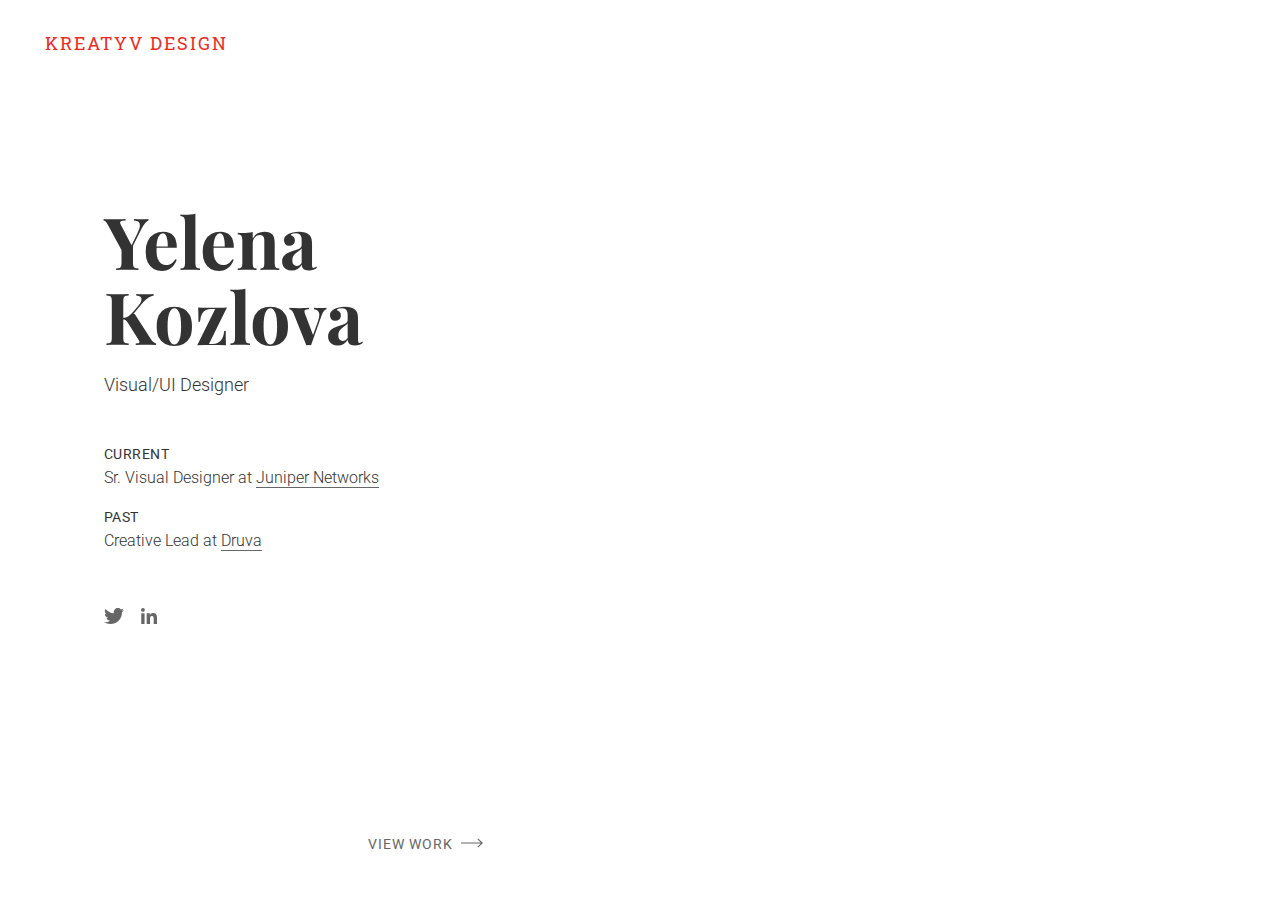
<file: index.html>
<!DOCTYPE html>
<html lang="en">
  <head>
    <meta charset="utf-8">
    <meta http-equiv="X-UA-Compatible" content="IE=edge">
    <meta name="viewport" content="width=device-width, initial-scale=1">
    <!-- The above 3 meta tags *must* come first in the head; any other head content must come *after* these tags -->
    <link rel="shortcut icon" type="image/x-icon" href="favicon.ico" />
    <title>Kreatyv Design &#124; Portfolio of Yelena V. Kozlova</title>
    <meta name="robots" content="noindex">
    <!-- Bootstrap -->
    <link href="css/bootstrap.min.css" rel="stylesheet">
    <link href="https://fonts.googleapis.com/css?family=Playfair+Display:700|Roboto+Slab|Roboto:300,400,500" rel="stylesheet">
    <link href="css/index.css" rel="stylesheet">

    <!-- HTML5 shim and Respond.js for IE8 support of HTML5 elements and media queries -->
    <!-- WARNING: Respond.js doesn't work if you view the page via file:// -->
    <!--[if lt IE 9]>
      <script src="https://oss.maxcdn.com/html5shiv/3.7.3/html5shiv.min.js"></script>
      <script src="https://oss.maxcdn.com/respond/1.4.2/respond.min.js"></script>
    <![endif]-->
  </head>
  <body>
    <div class="container-fluid special">
      <div class="row special">
        <div class="col-md-5 special">
          <a class="logomark" href="index.html">
            Kreatyv Design
          </a>
          <div class="row align-items-center justify-content-center" style="height:75%;">
            <div class="about-section col-10 col-md-8">
              <h1>Yelena Kozlova</h1>
              <h6>Visual/UI Designer</h6>
              <p><span class="text-uppercase">Current</span><br>
                Sr. Visual Designer at <a class="inline-link" href="http://www.juniper.net" target="_blank">Juniper Networks</a></p>
              <p><span class="text-uppercase">Past</span><br>
                Creative Lead at <a class="inline-link" href="https://www.druva.com" target="_blank">Druva</a></p>
                <p>&nbsp;</p>
              <p><a href="https://twitter.com/kreatyvdesign" class="twitter-icon" target="_blank"></a><a href="https://www.linkedin.com/in/yelenakozlovadesign" class="linkedin-icon" target="_blank"></a></p>
            </div>
          </div>
          <div class="view-work">
            <a class="right-arrow" href="work.html">View Work</a>
          </div>
        </div>
        <div class="col-md-7 d-none d-lg-block special bckg-img" style="background-color: #fff; background-size: cover;
        background-repeat: no-repeat; background-position: center center;">
          <a class="gradient" href="work.html">
            <div class="gradient-button">View Work</div>
          </a>
        </div>
      </div>
    </div>

    <!-- jQuery (necessary for Bootstrap's JavaScript plugins) -->
    <script src="https://code.jquery.com/jquery-3.2.1.slim.min.js" integrity="sha384-KJ3o2DKtIkvYIK3UENzmM7KCkRr/rE9/Qpg6aAZGJwFDMVNA/GpGFF93hXpG5KkN" crossorigin="anonymous"></script>
    <script src="https://cdn.jsdelivr.net/npm/@popperjs/core@2.10.2/dist/umd/popper.min.js" integrity="sha384-7+zCNj/IqJ95wo16oMtfsKbZ9ccEh31eOz1HGyDuCQ6wgnyJNSYdrPa03rtR1zdB" crossorigin="anonymous"></script>
    <!-- Include all compiled plugins (below), or include individual files as needed -->
    <script src="js/bootstrap.min.js"></script>
    <script src="js/index.js"></script>
  </body>
</html>
</file>
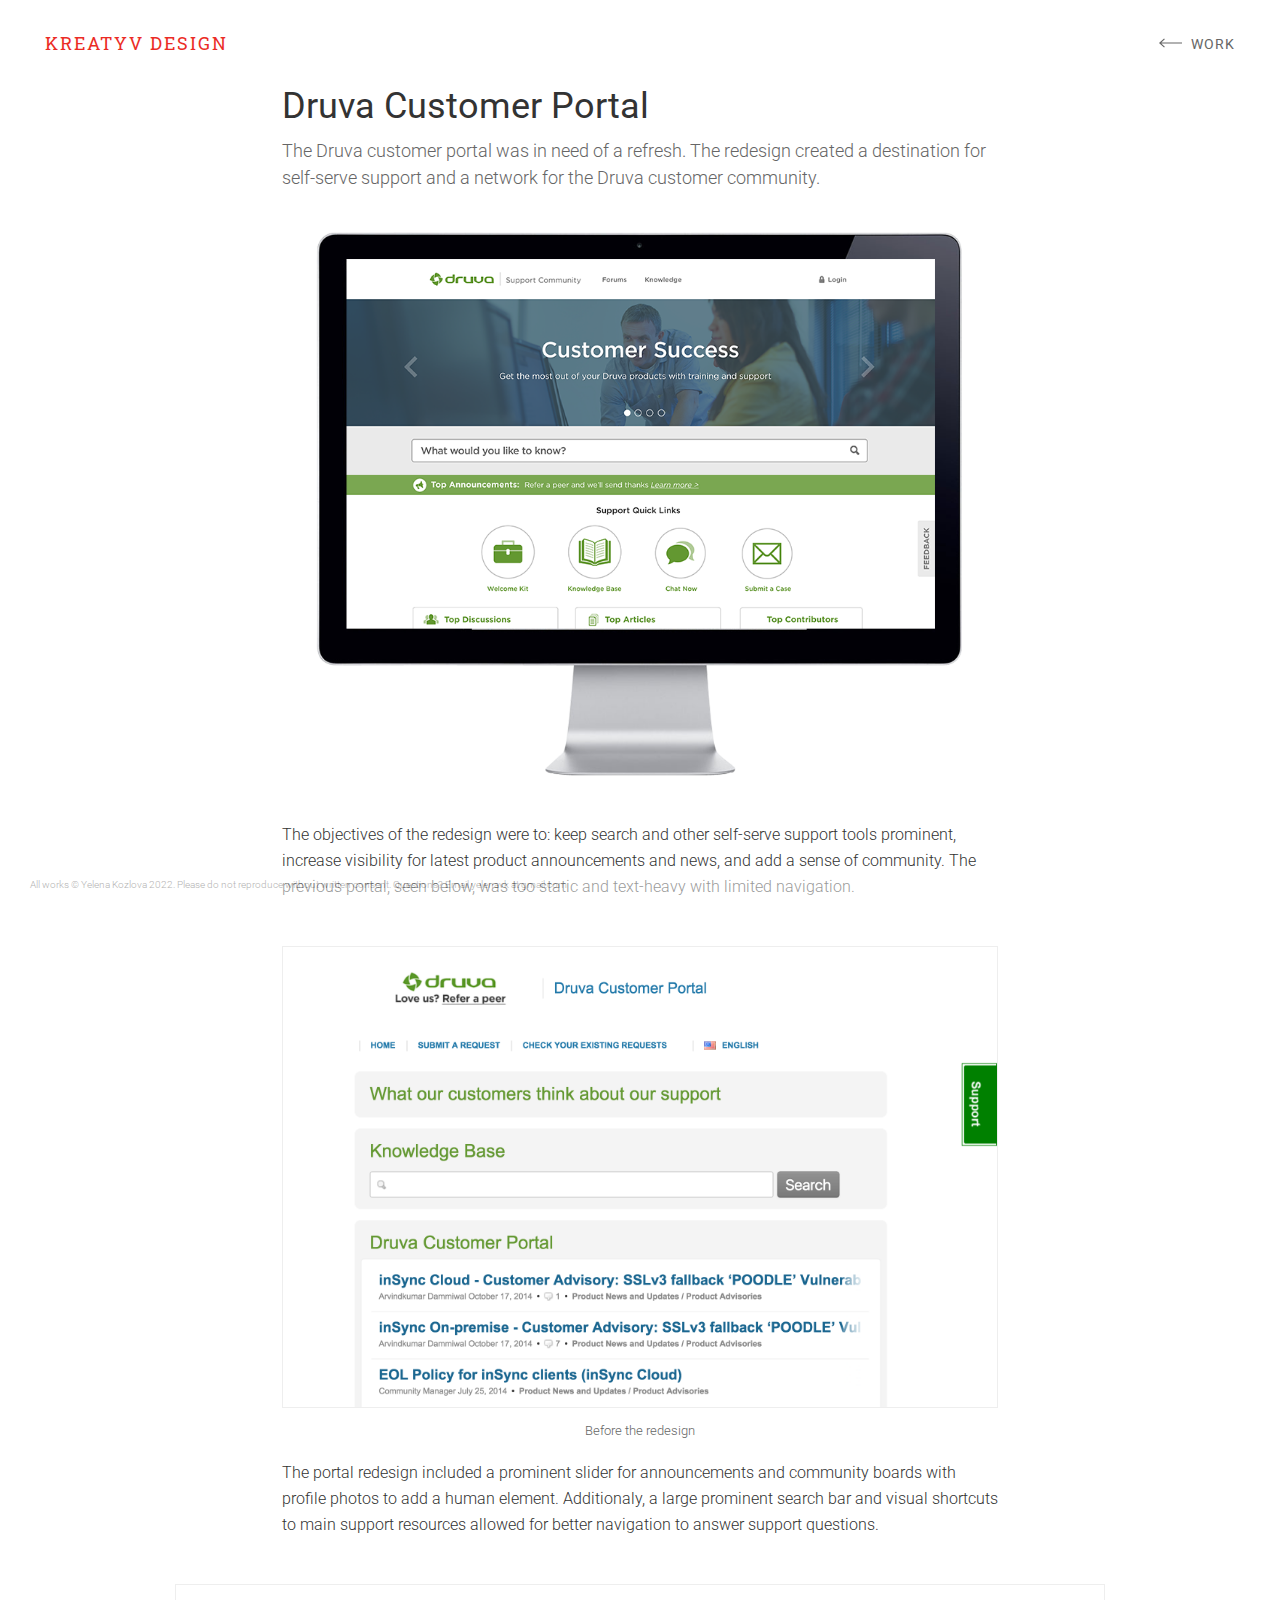
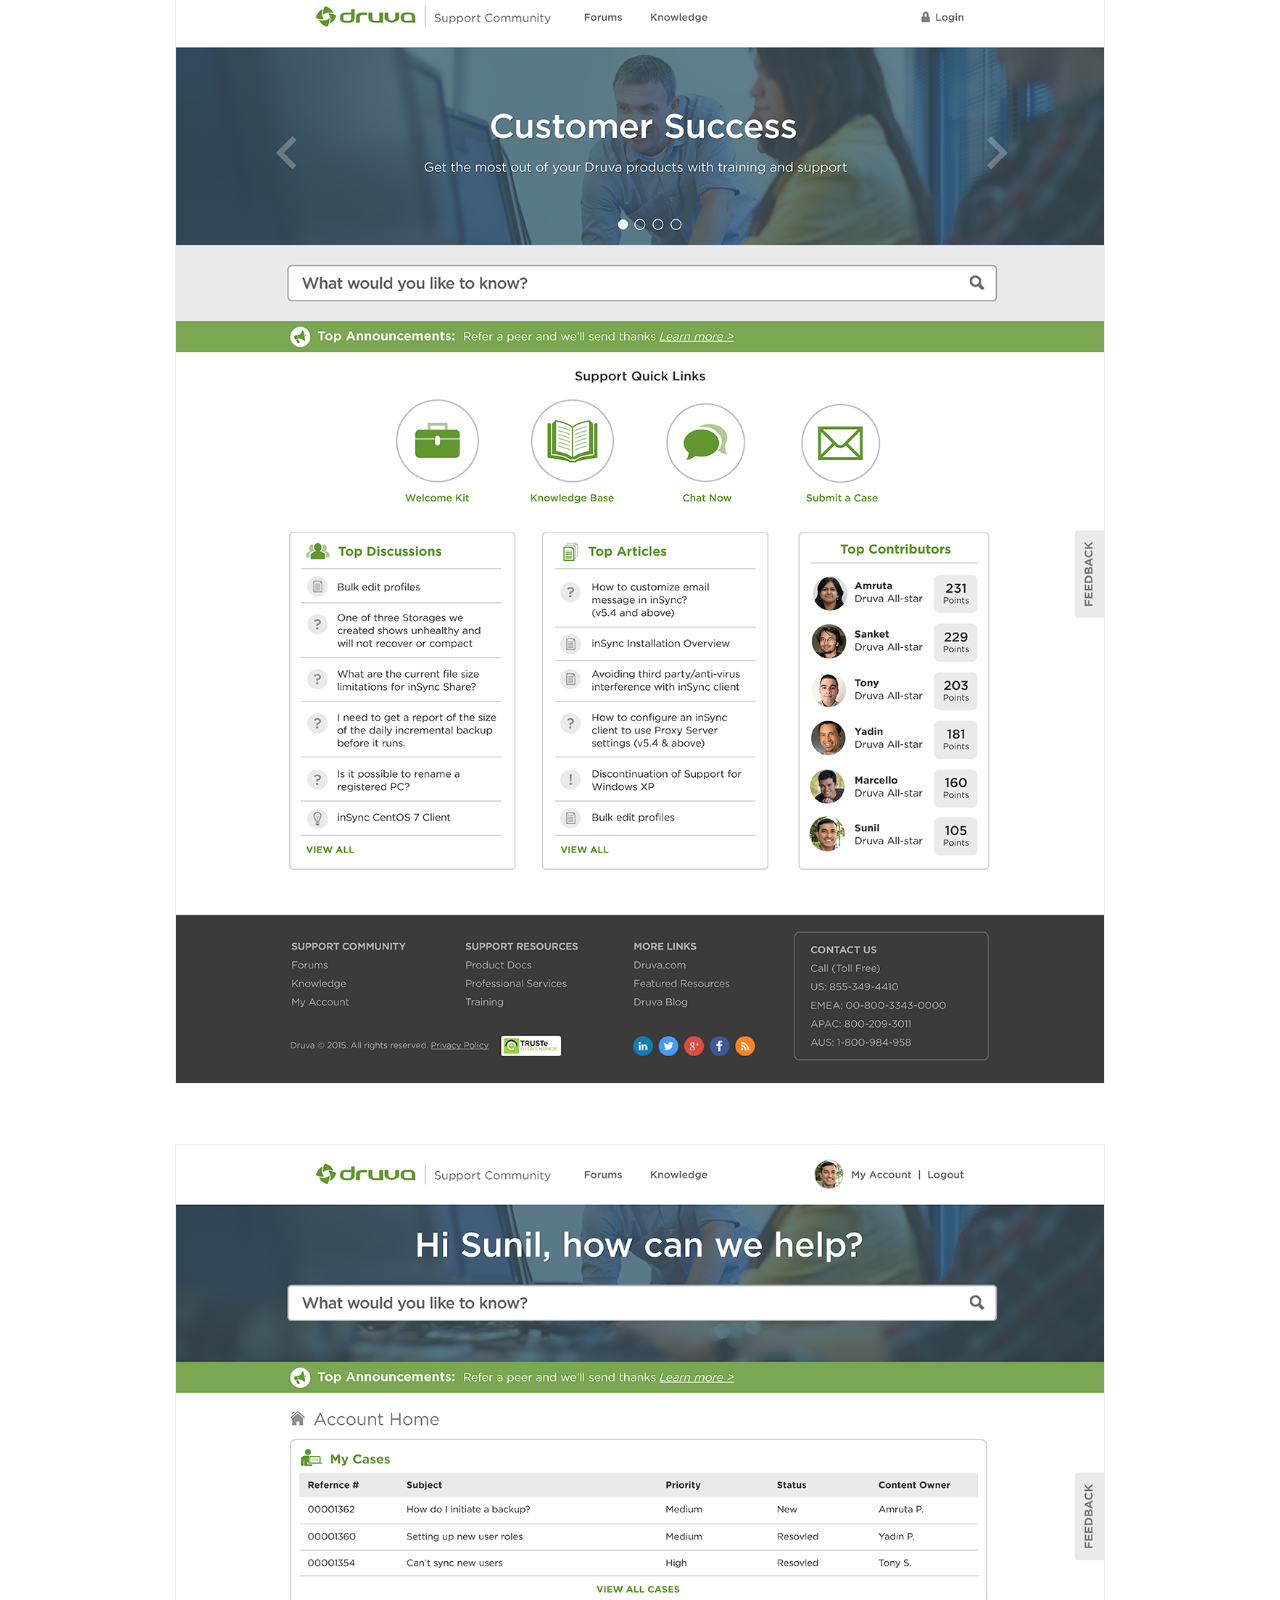
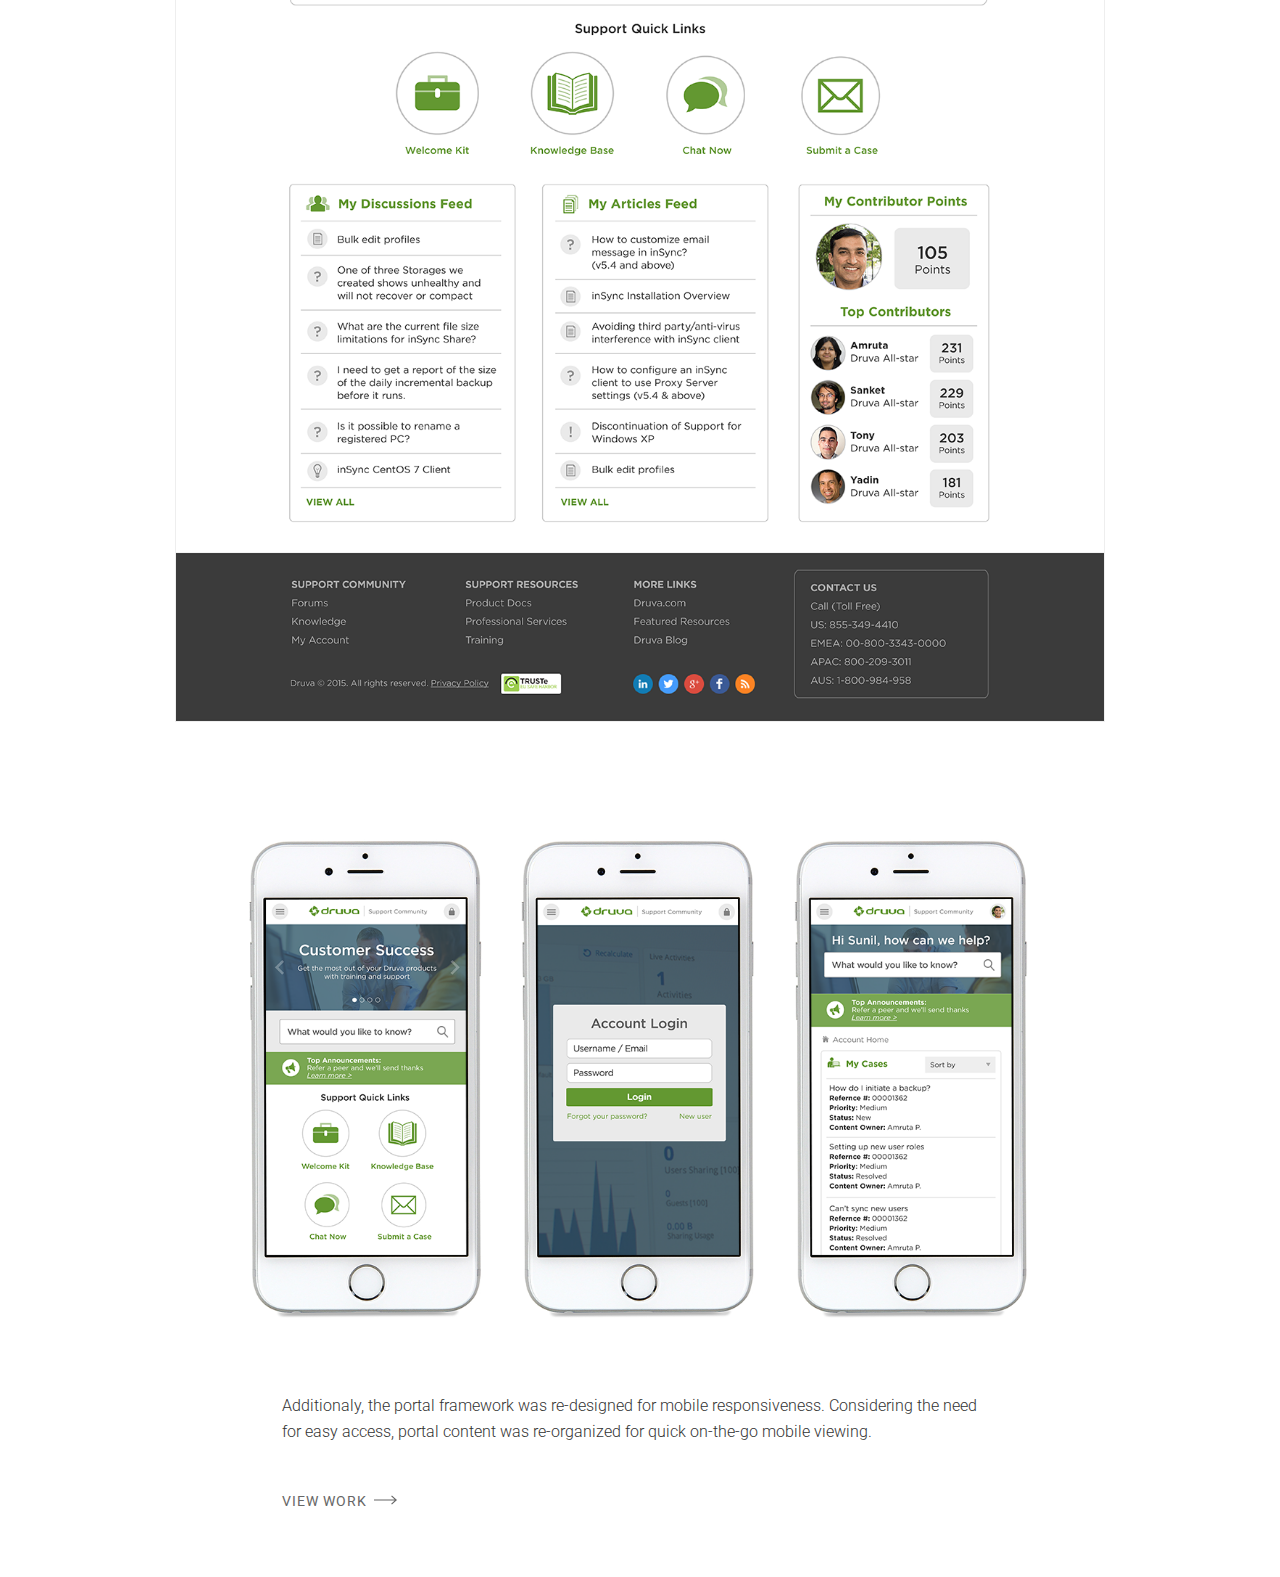
<file: druva-customer-portal.html>
<!DOCTYPE html>
<html lang="en">
  <head>
    <meta charset="utf-8">
    <meta http-equiv="X-UA-Compatible" content="IE=edge">
    <meta name="viewport" content="width=device-width, initial-scale=1">
    <!-- The above 3 meta tags *must* come first in the head; any other head content must come *after* these tags -->
    <link rel="shortcut icon" type="image/x-icon" href="favicon.ico" />
    <title>Kreatyv Design &#124; Portfolio of Yelena V. Kozlova</title>
    <meta name="robots" content="noindex">
    <!-- Bootstrap -->
    <link href="css/bootstrap.min.css" rel="stylesheet">
    <link href="https://fonts.googleapis.com/css?family=Playfair+Display:700|Roboto+Slab|Roboto:300,400,500" rel="stylesheet">
    <link href="css/index.css" rel="stylesheet">

    <!-- HTML5 shim and Respond.js for IE8 support of HTML5 elements and media queries -->
    <!-- WARNING: Respond.js doesn't work if you view the page via file:// -->
    <!--[if lt IE 9]>
      <script src="https://oss.maxcdn.com/html5shiv/3.7.3/html5shiv.min.js"></script>
      <script src="https://oss.maxcdn.com/respond/1.4.2/respond.min.js"></script>
    <![endif]-->
  </head>
  <body>
    <nav class="navbar sticky-top navbar-light bg-light">
      <a class="navbar-brand" href="index.html">Kreatyv Design</a>
      <a class="navbar-link" href="work.html">
        Work
      </a>
    </nav>
    <div class="container-fluid">
      <div class="row align-items-center justify-content-center">
        <div class="col-md-7">
          <h1>Druva Customer Portal</h1>
          <h4>The Druva customer portal was in need of a refresh. The redesign created a destination for self-serve support and a network for the Druva customer community.</h4>
        </div>
        <div class="col-md-9">
          <img class="img-fluid" src="images/support-portal_01.png" style="margin-top:10px;">
        </div>
        <div class="col-md-7">
          <p>The objectives of the redesign were to: keep search and other self-serve support tools prominent, increase visibility for latest product announcements and news, and add a sense of community. The previous portal, seen below, was too static and text-heavy with limited navigation.</p>
        </div>
        <div class="col-md-7">
          <img class="img-fluid" src="images/support-portal_03.png" style="border: 1px solid #eee;">
          <p class="small caption">Before the redesign</p>
        </div>
        <div class="col-md-7">
          <p>The portal redesign included a prominent slider for announcements and community boards with profile photos to add a human element. Additionaly, a large prominent search bar and visual shortcuts to main support resources allowed for better navigation to answer support questions.</p>
        </div>
        <div class="col-md-9">
          <img class="img-fluid" src="images/support-portal_05.png" style="border: 1px solid #eee;">
        </div>
        <div class="col-md-9">
          <img class="img-fluid" src="images/support-portal_04.png" style="border: 1px solid #eee;">
        </div>
        <div class="col-md-9">
          <img class="img-fluid" src="images/support-portal_02.png">
        </div>
        <div class="col-md-7">
          <p>Additionaly, the portal framework was re-designed for mobile responsiveness. Considering the need for easy access, portal content was re-organized for quick on-the-go mobile viewing.</p>
        </div>
        <div class="col-md-7 about-section">
          <div class="view-work-footer">
            <a class="right-arrow" href="work.html">View Work</a>
          </div>
        </div>
    </div>
<div class="footer-spacer"></div>
<nav class="navbar footer fixed-bottom navbar-light bg-light">
  <p class="copyright">All works © Yelena Kozlova 2022. Please do not reproduce without written consent. Questions? Email yelenavk at gmail.com</p>
</nav>

    <!-- jQuery (necessary for Bootstrap's JavaScript plugins) -->
    <script src="https://code.jquery.com/jquery-3.2.1.slim.min.js" integrity="sha384-KJ3o2DKtIkvYIK3UENzmM7KCkRr/rE9/Qpg6aAZGJwFDMVNA/GpGFF93hXpG5KkN" crossorigin="anonymous"></script>
    <script src="https://cdn.jsdelivr.net/npm/@popperjs/core@2.10.2/dist/umd/popper.min.js" integrity="sha384-7+zCNj/IqJ95wo16oMtfsKbZ9ccEh31eOz1HGyDuCQ6wgnyJNSYdrPa03rtR1zdB" crossorigin="anonymous"></script>
    <!-- Include all compiled plugins (below), or include individual files as needed -->
    <script src="js/bootstrap.min.js"></script>
    <script src="js/index.js"></script>
  </body>
</html>
</file>
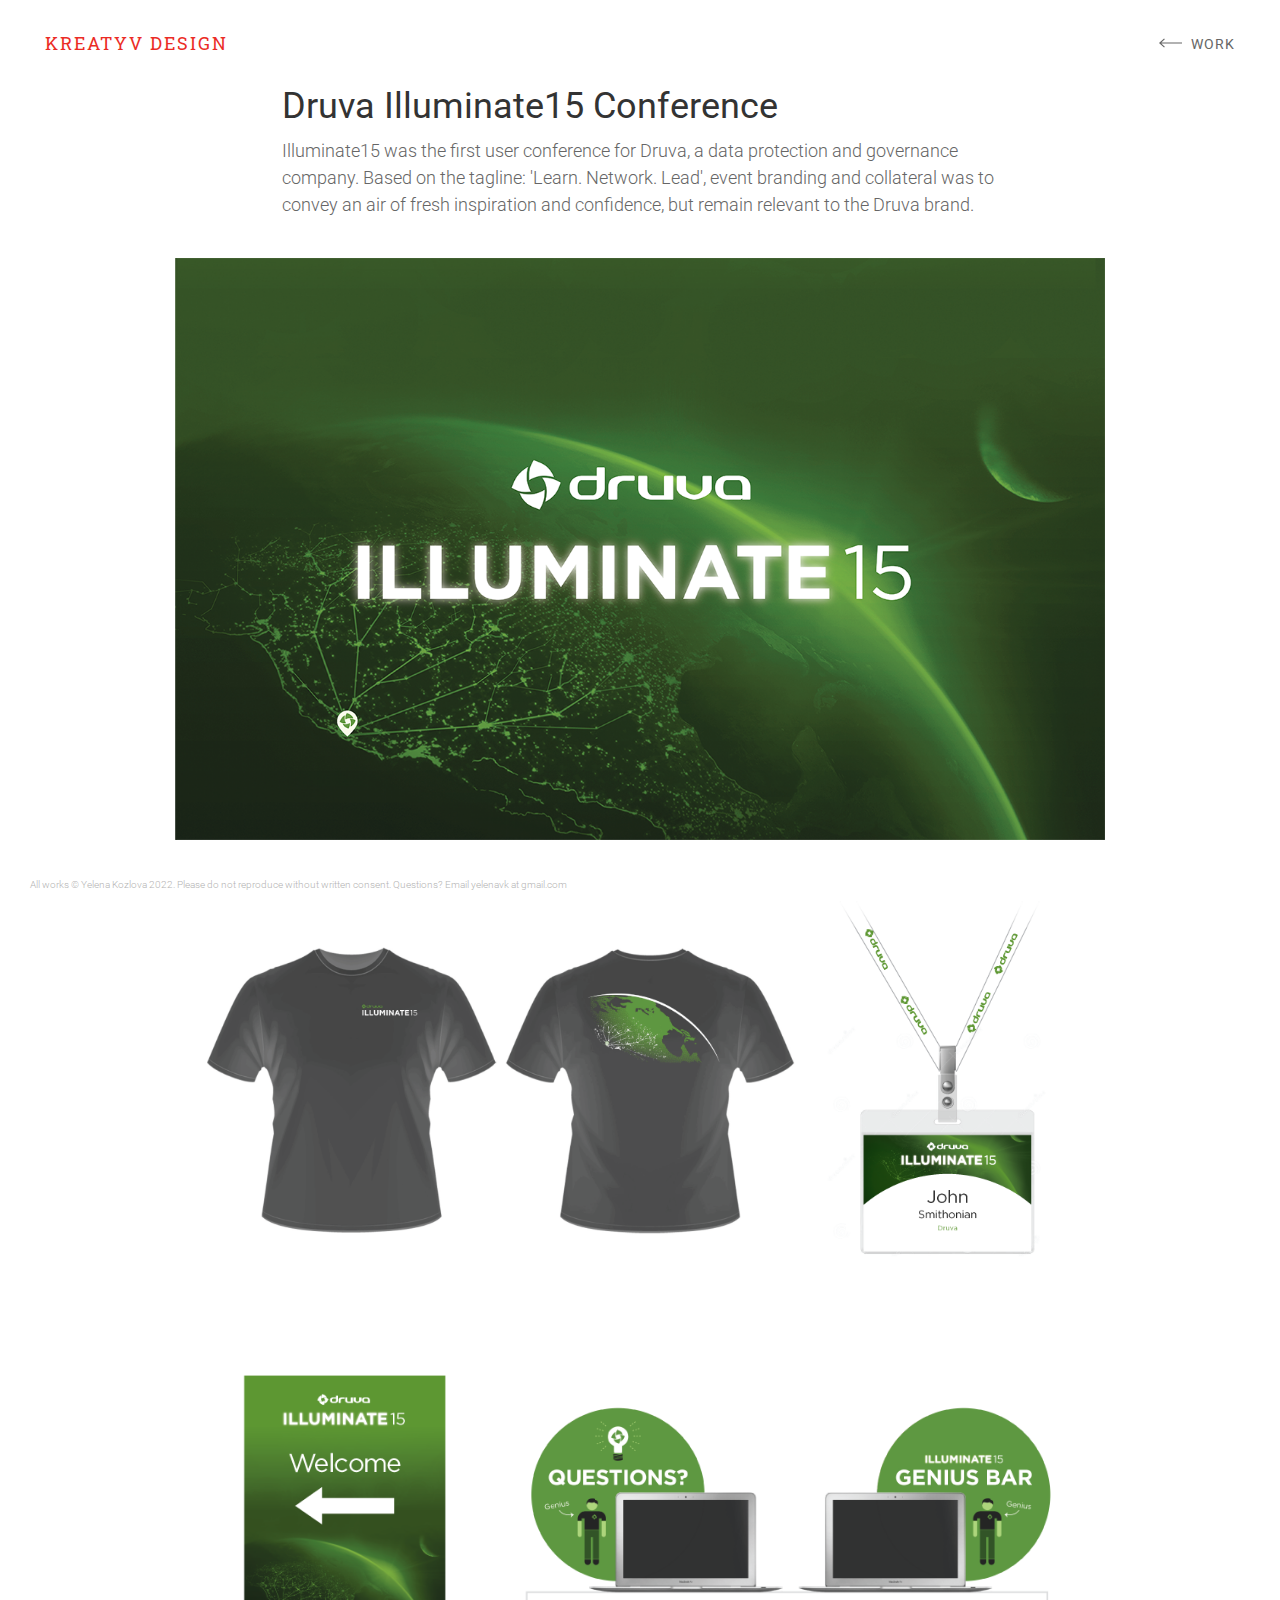
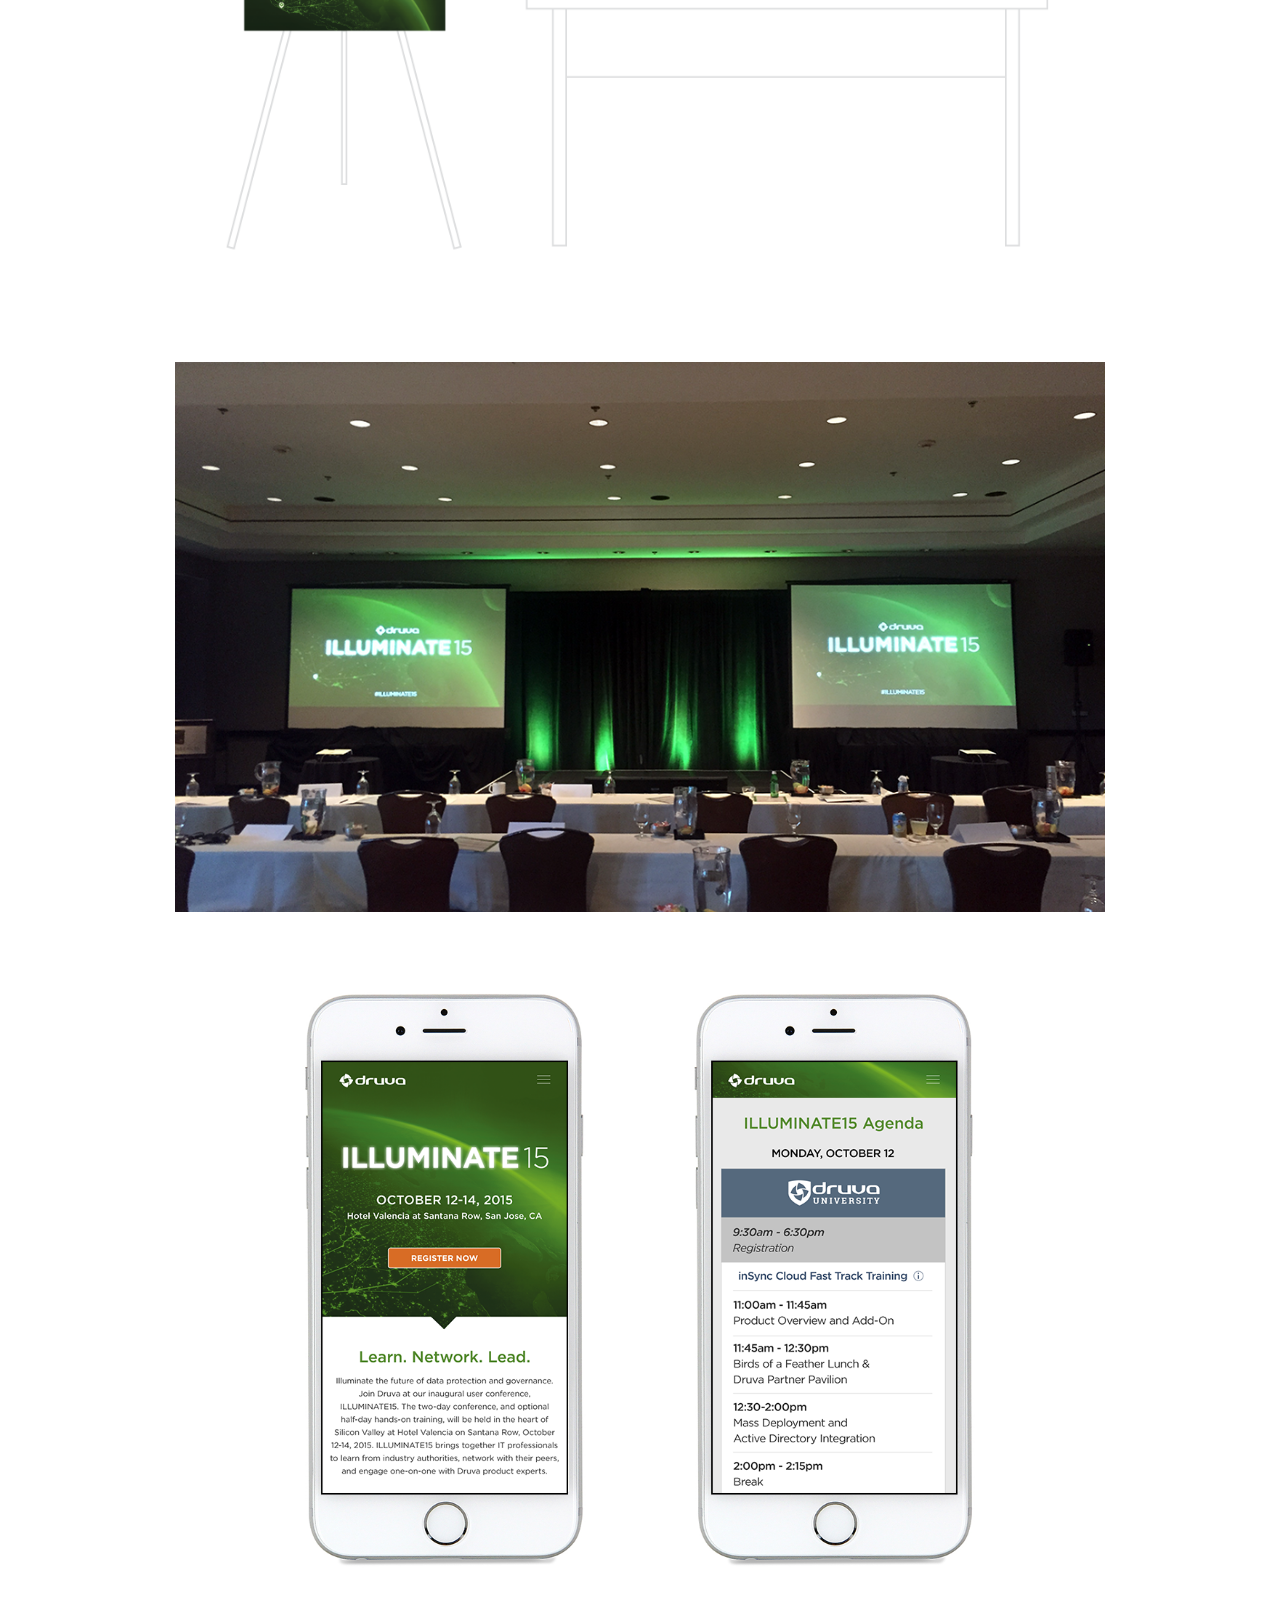
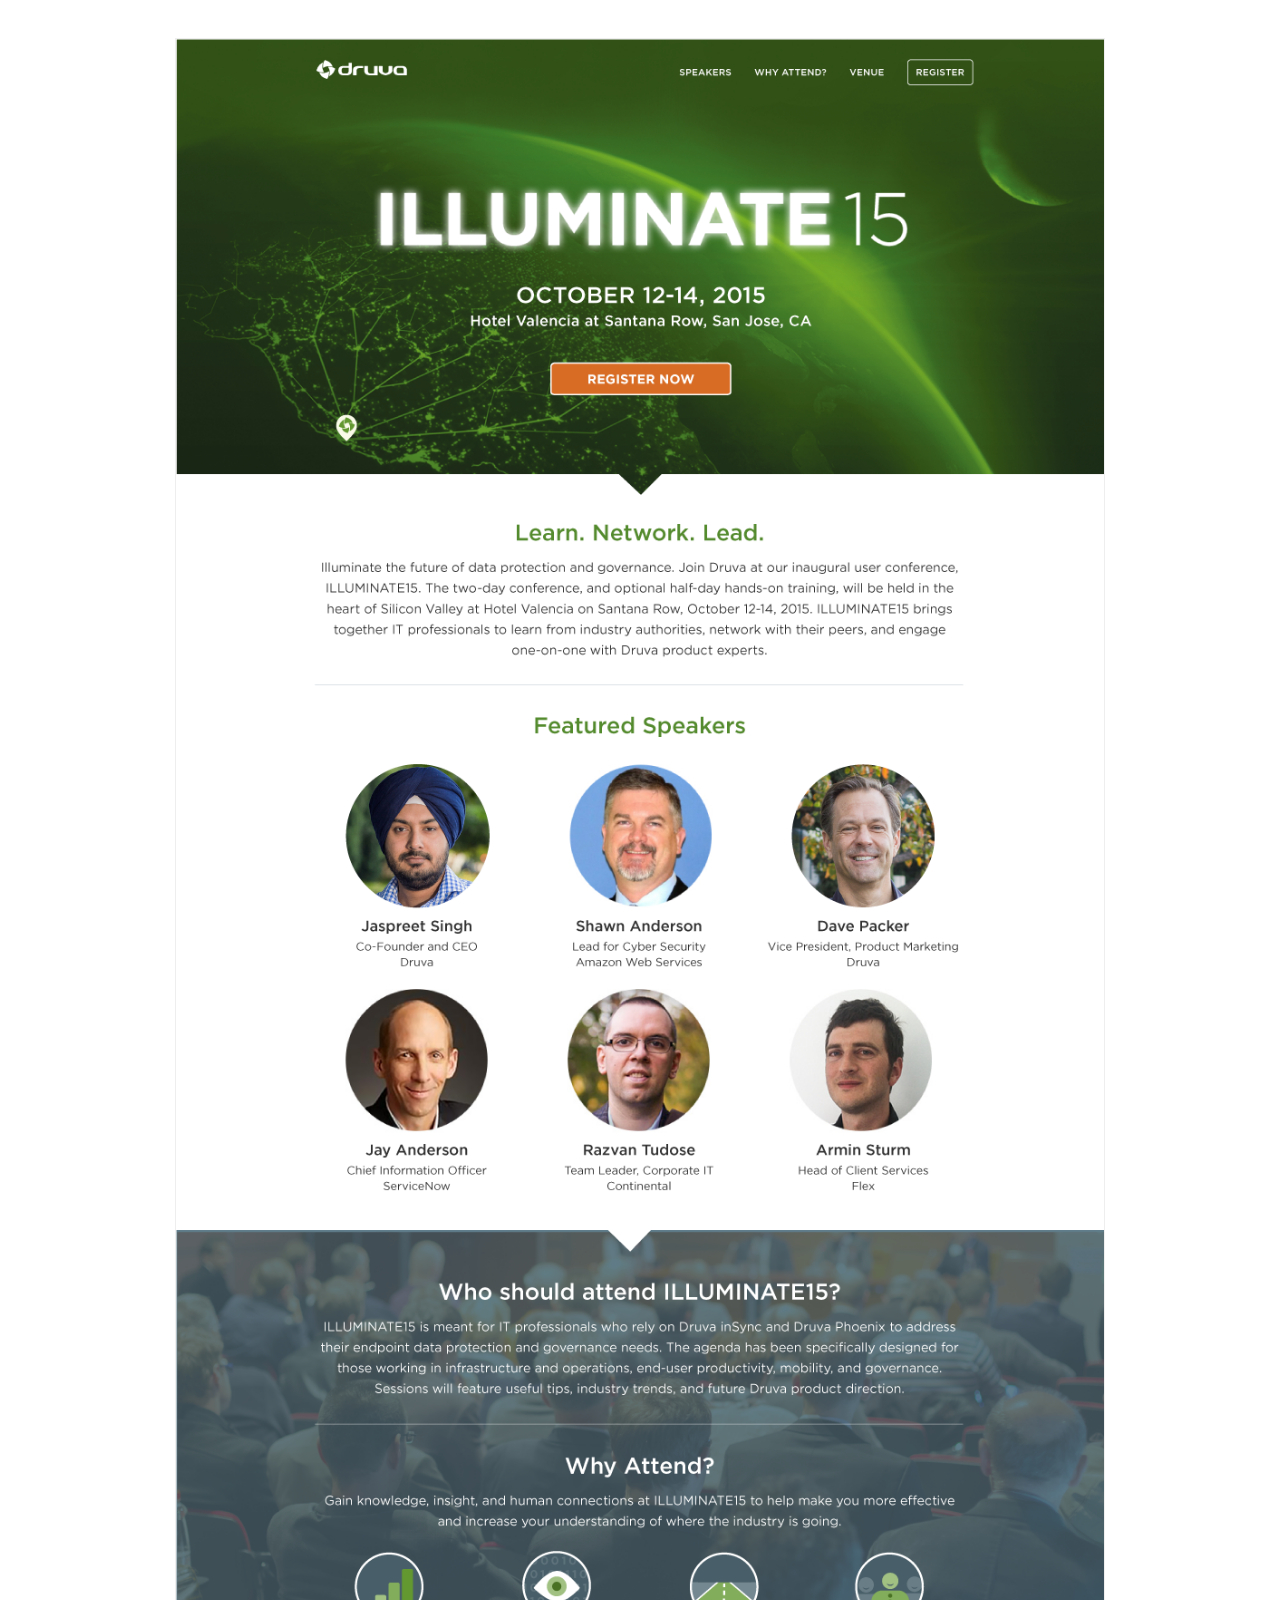
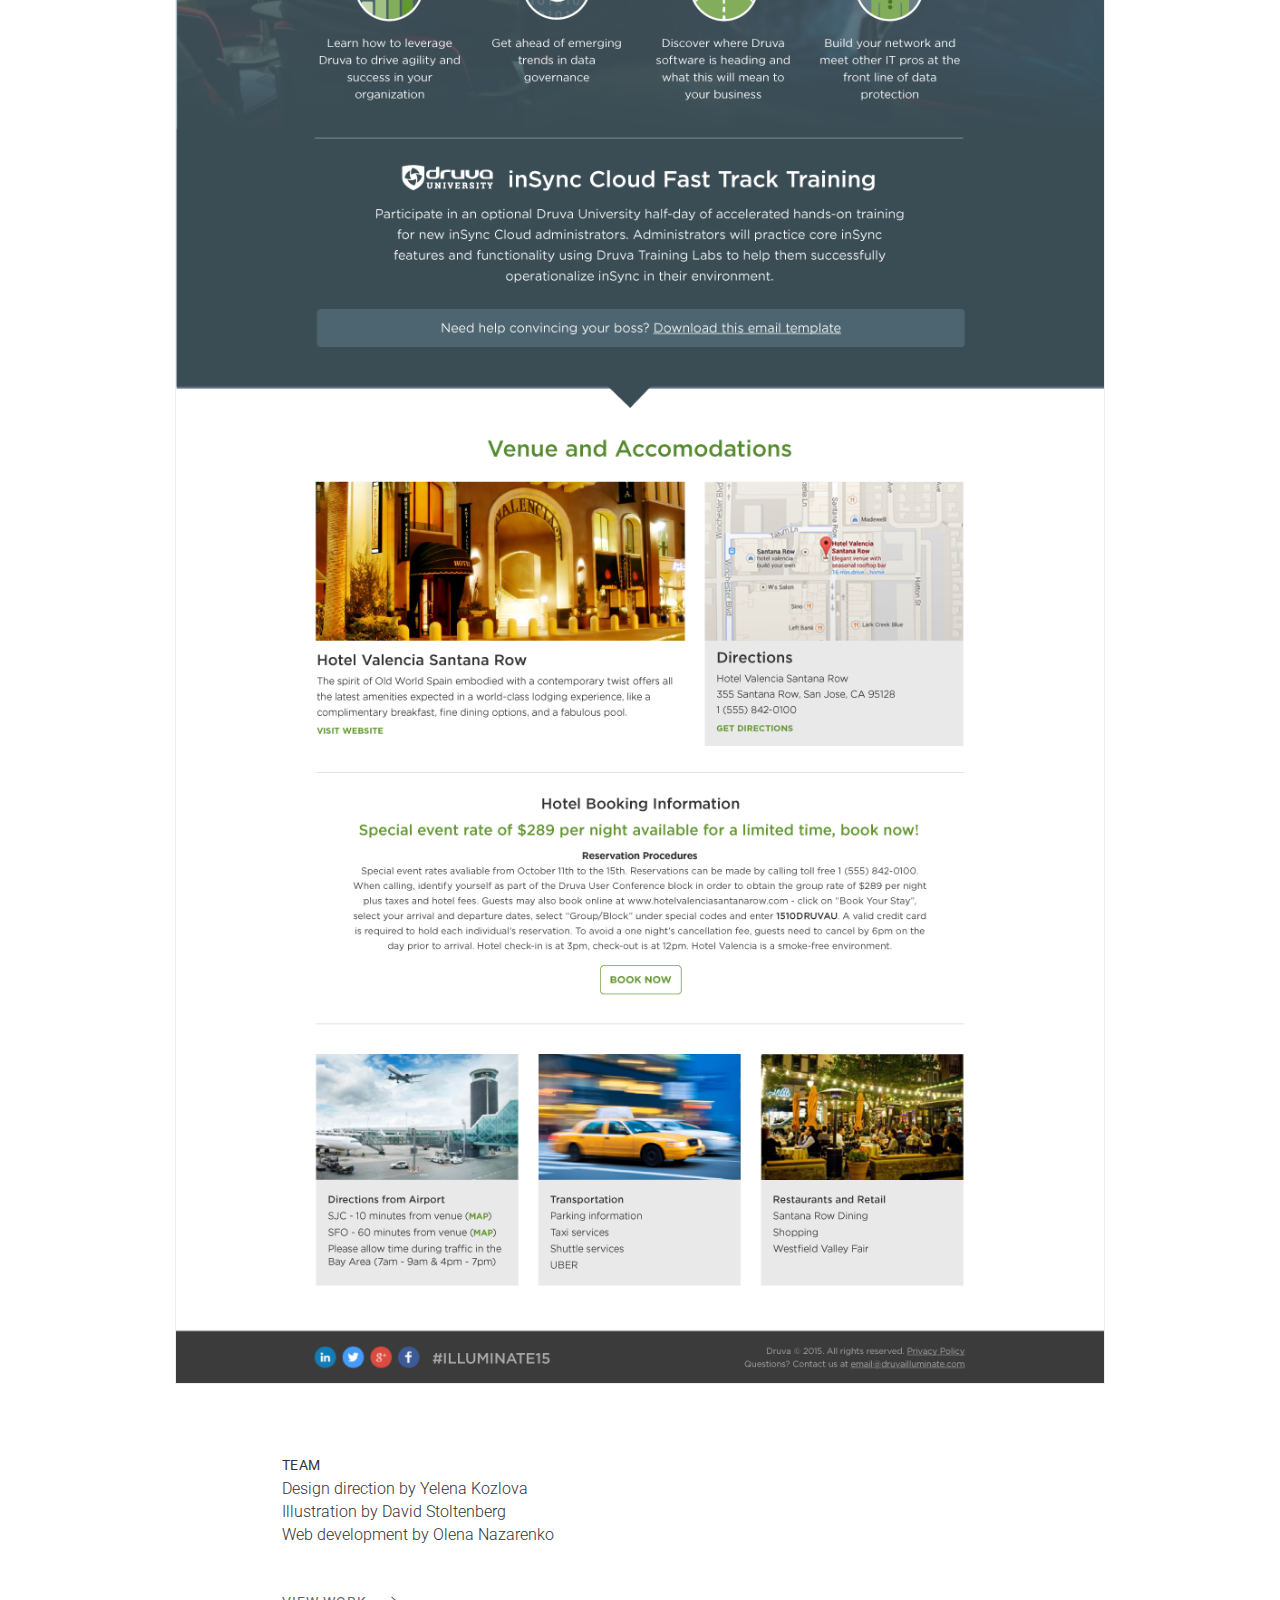
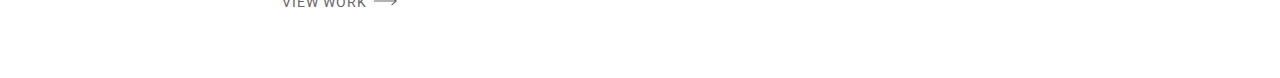
<file: illuminate.html>
<!DOCTYPE html>
<html lang="en">
  <head>
    <meta charset="utf-8">
    <meta http-equiv="X-UA-Compatible" content="IE=edge">
    <meta name="viewport" content="width=device-width, initial-scale=1">
    <!-- The above 3 meta tags *must* come first in the head; any other head content must come *after* these tags -->
    <link rel="shortcut icon" type="image/x-icon" href="favicon.ico" />
    <title>Kreatyv Design &#124; Portfolio of Yelena V. Kozlova</title>
    <meta name="robots" content="noindex">
    <!-- Bootstrap -->
    <link href="css/bootstrap.min.css" rel="stylesheet">
    <link href="https://fonts.googleapis.com/css?family=Playfair+Display:700|Roboto+Slab|Roboto:300,400,500" rel="stylesheet">
    <link href="css/index.css" rel="stylesheet">

    <!-- HTML5 shim and Respond.js for IE8 support of HTML5 elements and media queries -->
    <!-- WARNING: Respond.js doesn't work if you view the page via file:// -->
    <!--[if lt IE 9]>
      <script src="https://oss.maxcdn.com/html5shiv/3.7.3/html5shiv.min.js"></script>
      <script src="https://oss.maxcdn.com/respond/1.4.2/respond.min.js"></script>
    <![endif]-->
  </head>
  <body>
    <nav class="navbar sticky-top navbar-light bg-light">
      <a class="navbar-brand" href="index.html">Kreatyv Design</a>
      <a class="navbar-link" href="work.html">
        Work
      </a>
    </nav>
    <div class="container-fluid">
      <div class="row align-items-center justify-content-center">
        <div class="col-md-7">
          <h1>Druva Illuminate15 Conference</h1>
          <h4>Illuminate15 was the first user conference for Druva, a data protection and governance company. Based on the tagline: 'Learn. Network. Lead', event branding and collateral was to convey an air of fresh inspiration and confidence, but remain relevant to the Druva brand.</h4>
        </div>
        <div class="col-md-9">
          <img class="img-fluid" src="images/illuminate_01.png">
          <img class="img-fluid" src="images/illuminate_02.png">
          <img class="img-fluid" src="images/illuminate_03.png">
          <img class="img-fluid" src="images/illuminate_04.png">
          <img class="img-fluid" src="images/illuminate_05.png">
          <img class="img-fluid" src="images/illuminate_06.png" style="border: 1px solid #eee;">
        </div>
        <div class="col-md-7 about-section">
          <p>&nbsp;</p>
          <p><span class="text-uppercase">Team</span><br>
            Design direction by Yelena Kozlova<br>
            Illustration by David Stoltenberg<br>
            Web development by Olena Nazarenko
          </p>
          <div class="view-work-footer">
            <a class="right-arrow" href="work.html">View Work</a>
          </div>
        </div>
    </div>
<div class="footer-spacer"></div>
<nav class="navbar footer fixed-bottom navbar-light bg-light">
  <p class="copyright">All works © Yelena Kozlova 2022. Please do not reproduce without written consent. Questions? Email yelenavk at gmail.com</p>
</nav>

    <!-- jQuery (necessary for Bootstrap's JavaScript plugins) -->
    <script src="https://code.jquery.com/jquery-3.2.1.slim.min.js" integrity="sha384-KJ3o2DKtIkvYIK3UENzmM7KCkRr/rE9/Qpg6aAZGJwFDMVNA/GpGFF93hXpG5KkN" crossorigin="anonymous"></script>
    <script src="https://cdn.jsdelivr.net/npm/@popperjs/core@2.10.2/dist/umd/popper.min.js" integrity="sha384-7+zCNj/IqJ95wo16oMtfsKbZ9ccEh31eOz1HGyDuCQ6wgnyJNSYdrPa03rtR1zdB" crossorigin="anonymous"></script>
    <!-- Include all compiled plugins (below), or include individual files as needed -->
    <script src="js/bootstrap.min.js"></script>
    <script src="js/index.js"></script>
  </body>
</html>
</file>
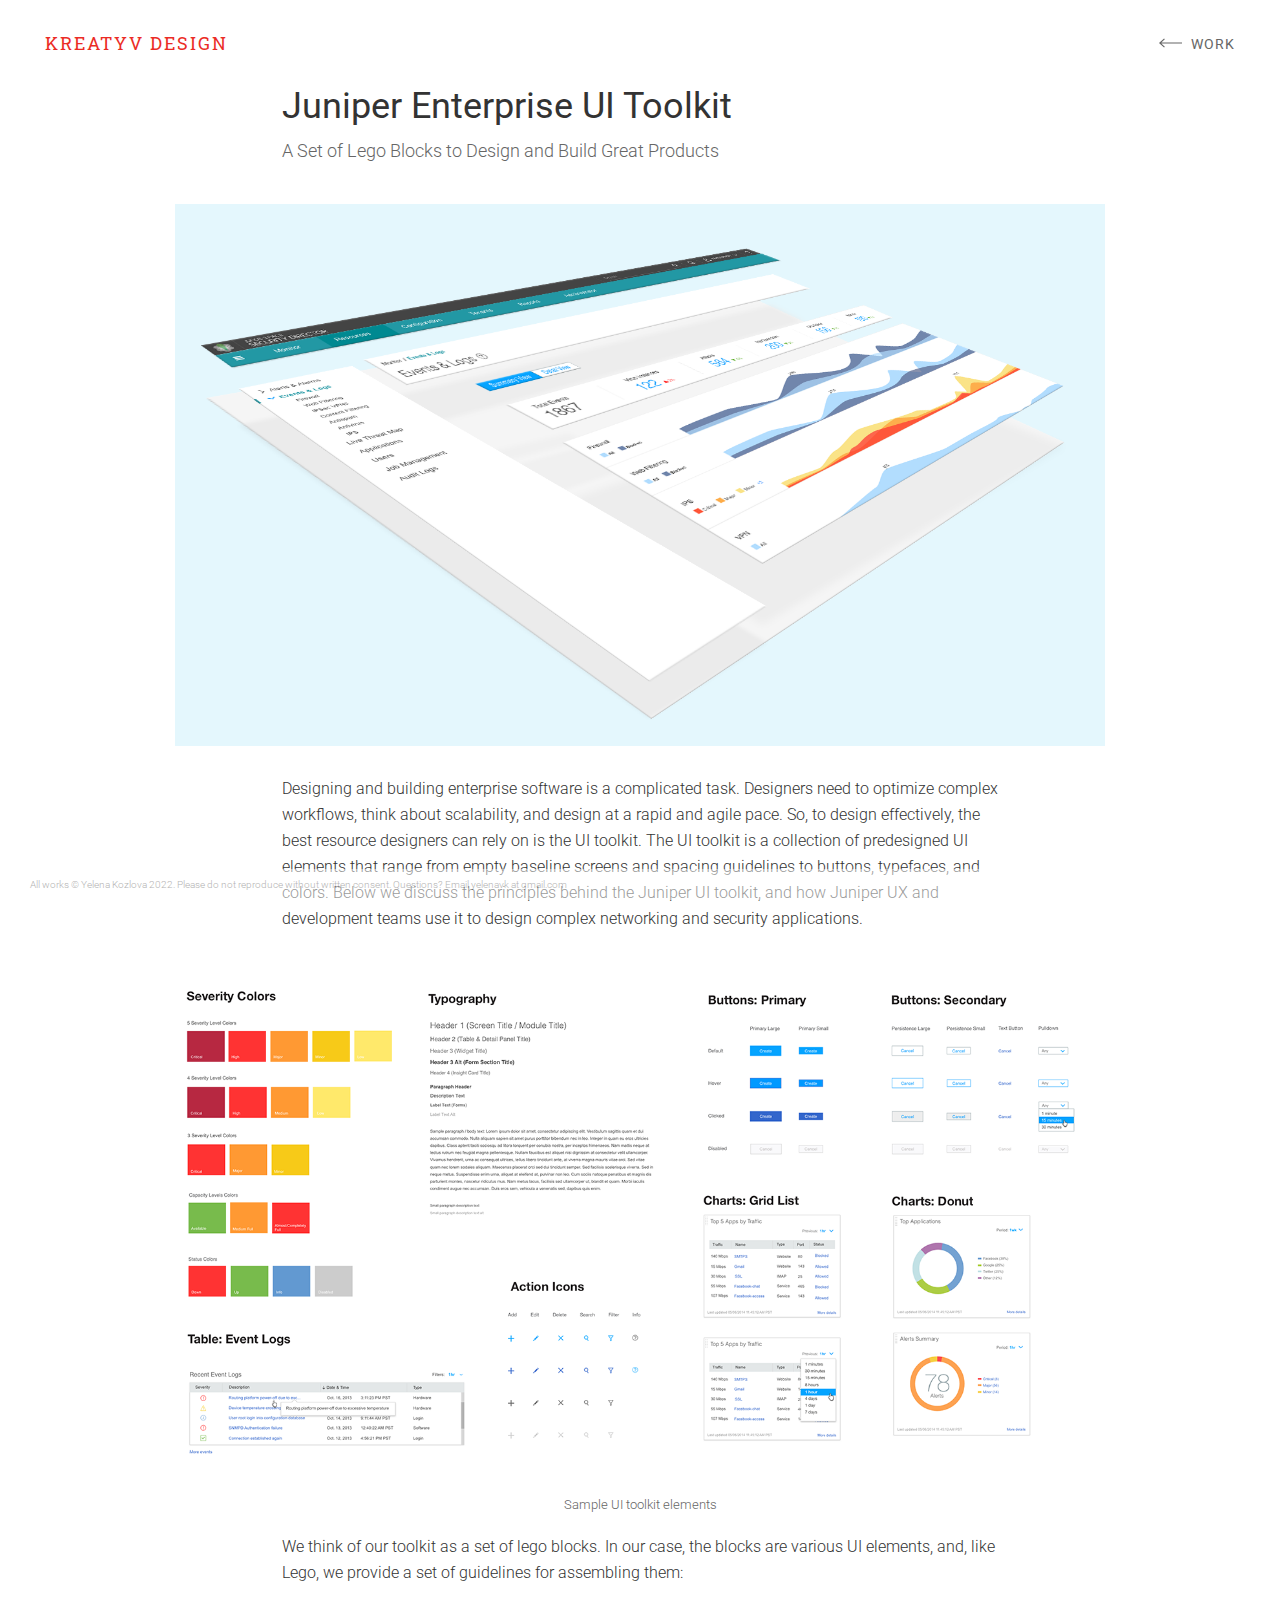
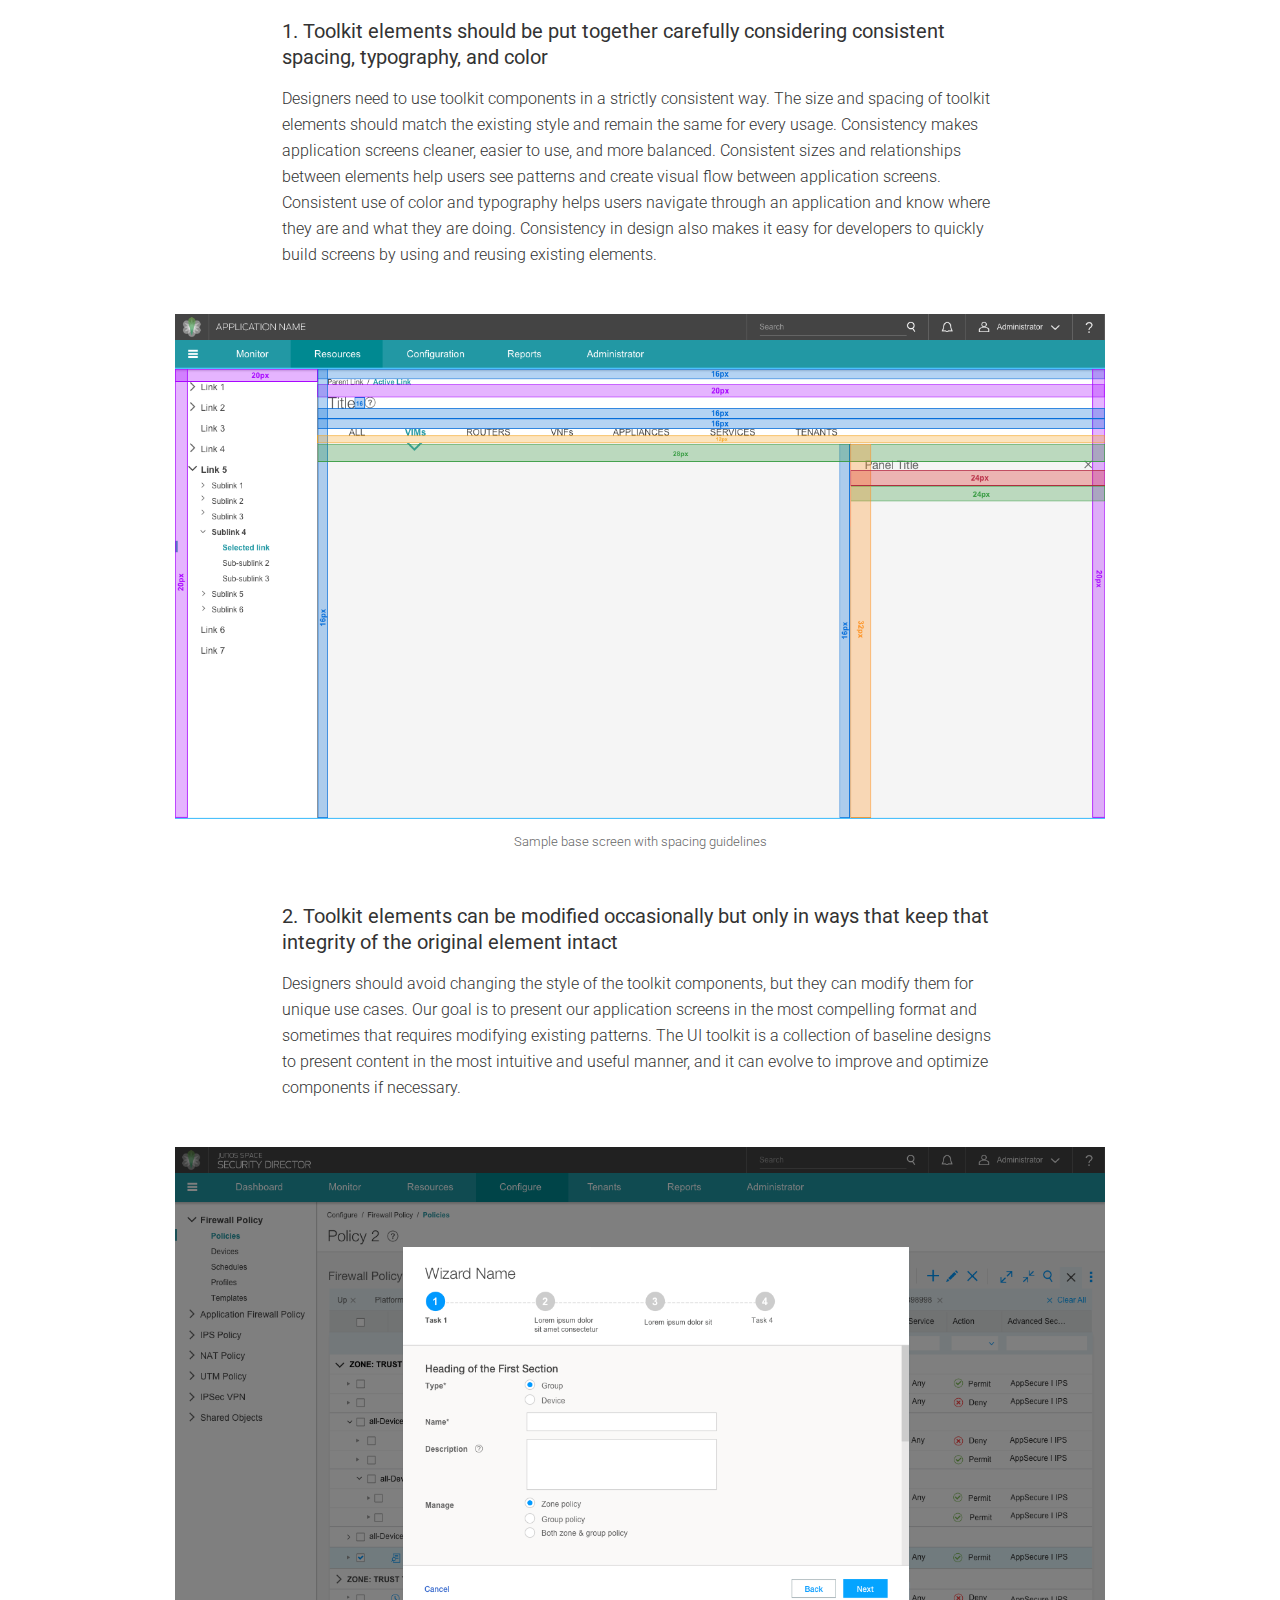
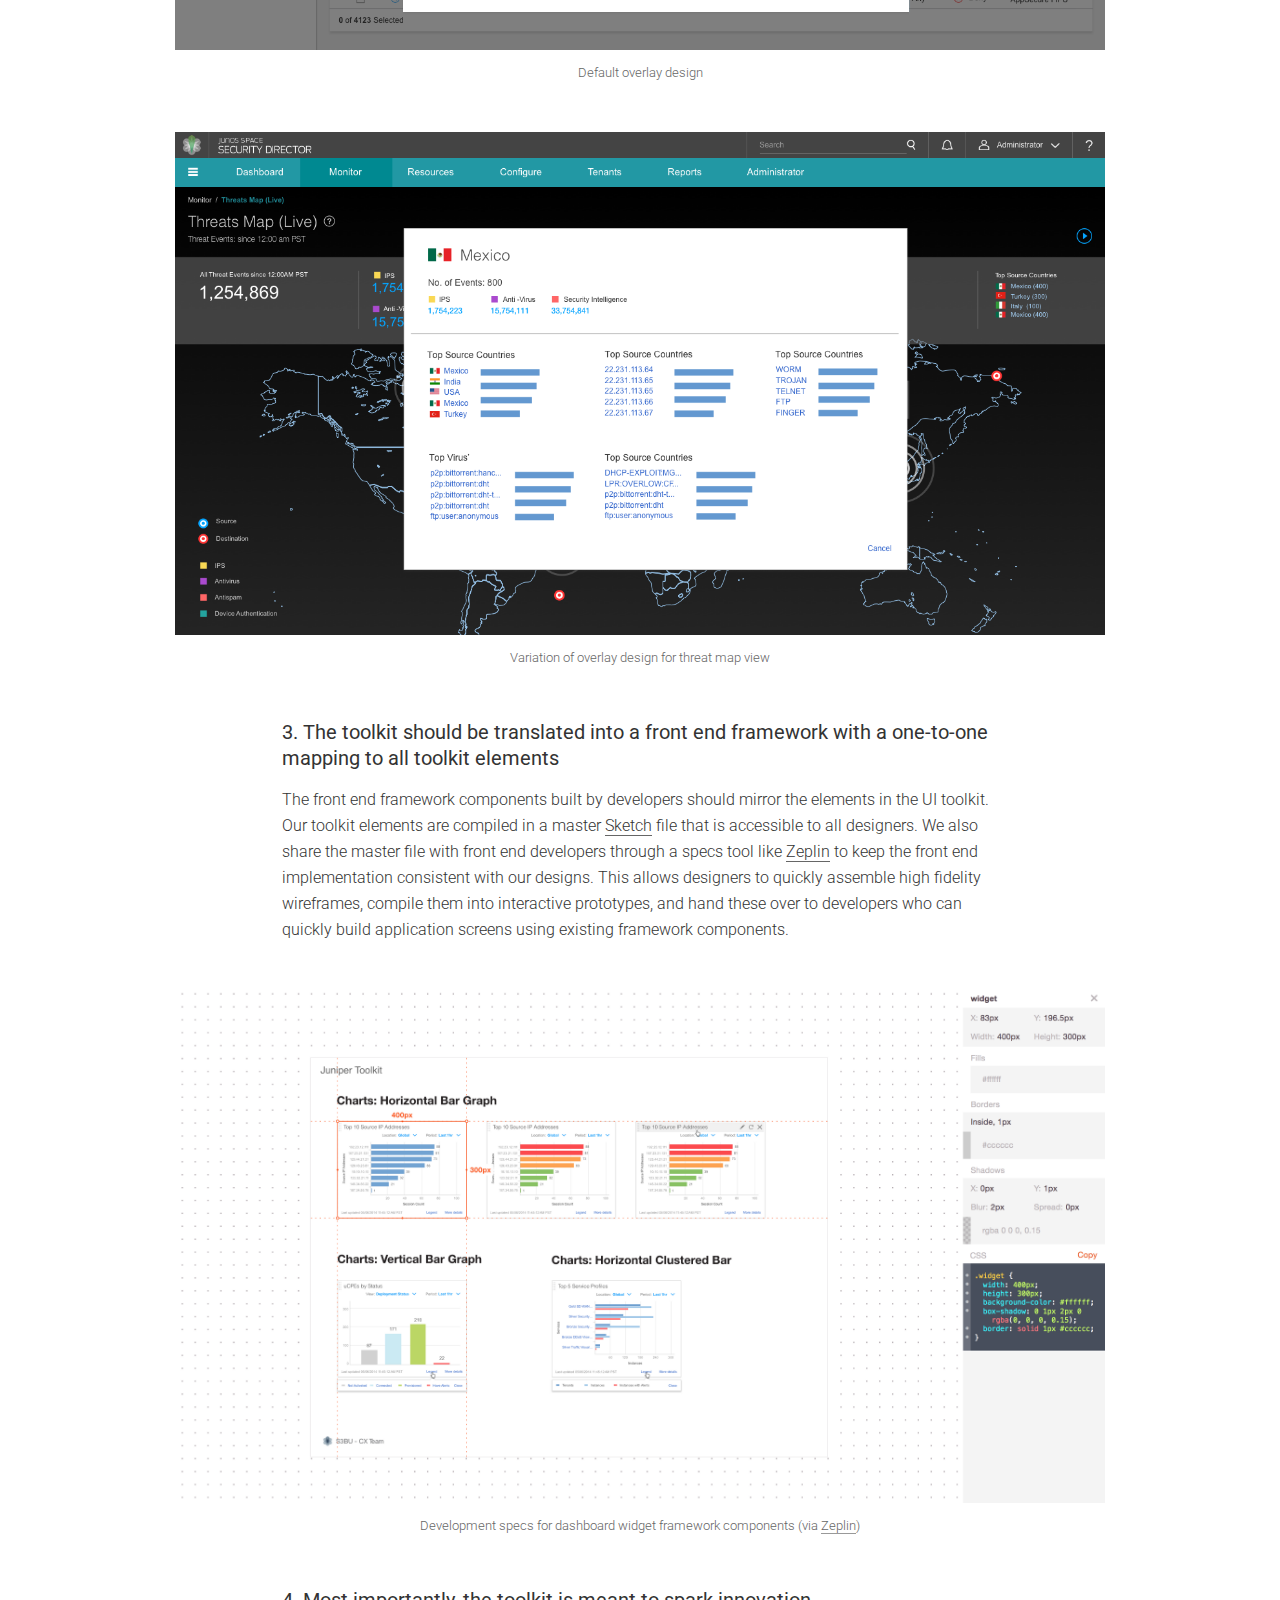
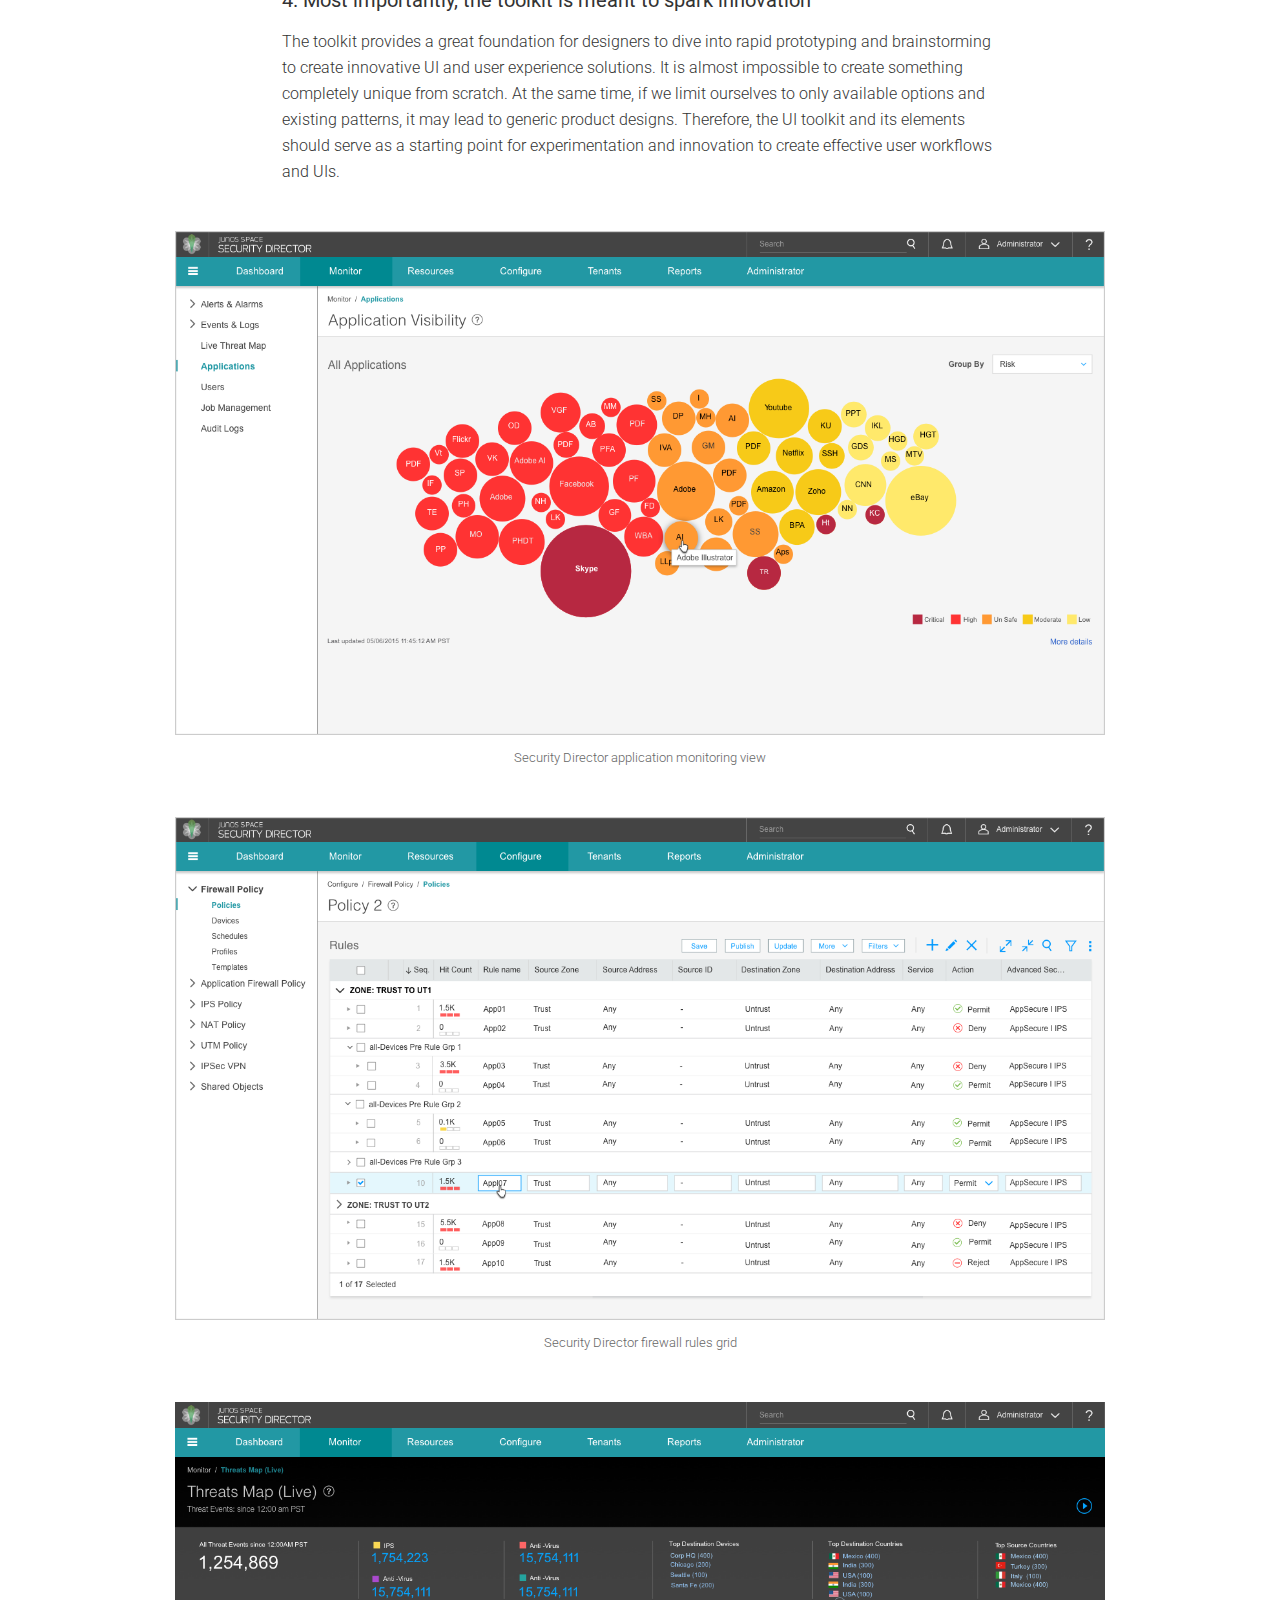
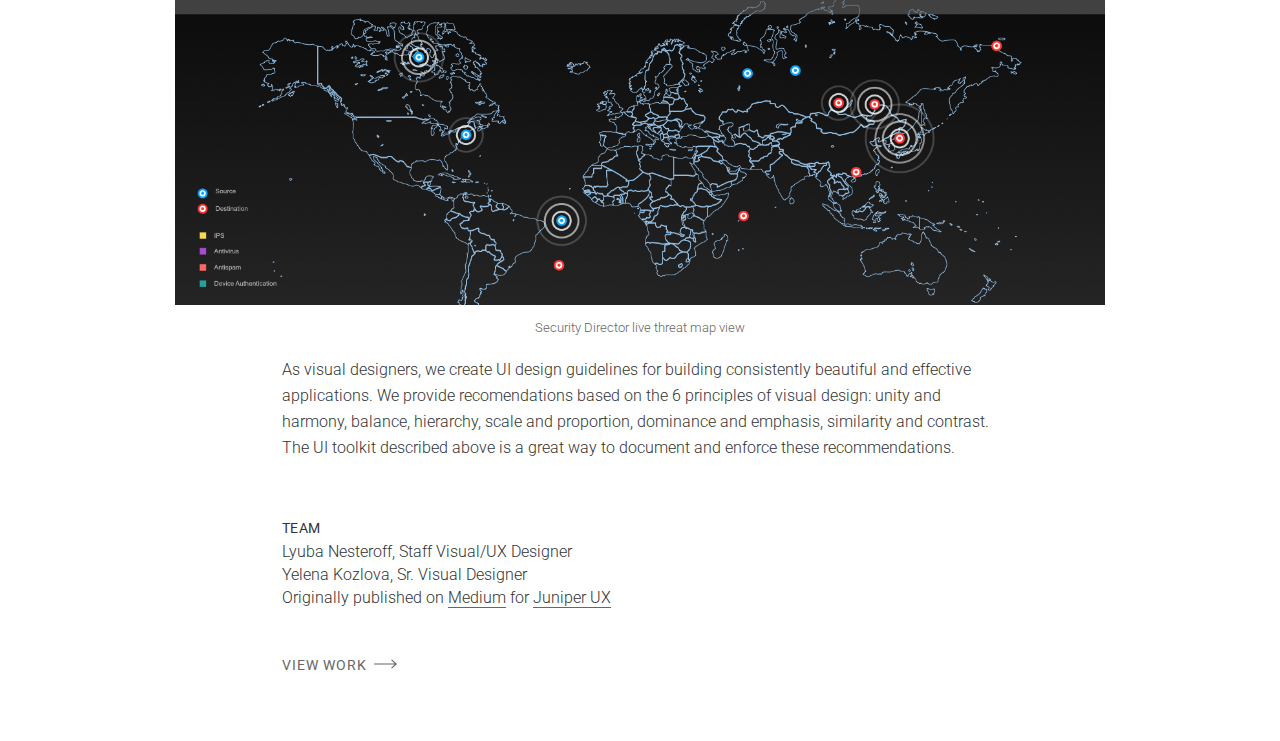
<file: juniper-ui-toolkit.html>
<!DOCTYPE html>
<html lang="en">
  <head>
    <meta charset="utf-8">
    <meta http-equiv="X-UA-Compatible" content="IE=edge">
    <meta name="viewport" content="width=device-width, initial-scale=1">
    <!-- The above 3 meta tags *must* come first in the head; any other head content must come *after* these tags -->
    <link rel="shortcut icon" type="image/x-icon" href="favicon.ico" />
    <title>Kreatyv Design &#124; Portfolio of Yelena V. Kozlova</title>
    <meta name="robots" content="noindex">
    <!-- Bootstrap -->
    <link href="css/bootstrap.min.css" rel="stylesheet">
    <link href="https://fonts.googleapis.com/css?family=Playfair+Display:700|Roboto+Slab|Roboto:300,400,500" rel="stylesheet">
    <link href="css/index.css" rel="stylesheet">

    <!-- HTML5 shim and Respond.js for IE8 support of HTML5 elements and media queries -->
    <!-- WARNING: Respond.js doesn't work if you view the page via file:// -->
    <!--[if lt IE 9]>
      <script src="https://oss.maxcdn.com/html5shiv/3.7.3/html5shiv.min.js"></script>
      <script src="https://oss.maxcdn.com/respond/1.4.2/respond.min.js"></script>
    <![endif]-->
  </head>
  <body>
    <nav class="navbar sticky-top navbar-light bg-light">
      <a class="navbar-brand" href="index.html">Kreatyv Design</a>
      <a class="navbar-link" href="work.html">
        Work
      </a>
    </nav>
    <div class="container-fluid">
      <div class="row align-items-center justify-content-center">
        <div class="col-md-7">
          <h1>Juniper Enterprise UI Toolkit</h1>
          <h4>A Set of Lego Blocks to Design and Build Great Products</h4>
        </div>
        <div class="col-md-9">
          <img class="img-fluid" src="images/ui_toolkit_01.png">
        </div>
        <div class="col-md-7">
          <p>Designing and building enterprise software is a complicated task. Designers need to optimize complex workflows, think about scalability, and design at a rapid and agile pace. So, to design effectively, the best resource designers can rely on is the UI toolkit. The UI toolkit is a collection of predesigned UI elements that range from empty baseline screens and spacing guidelines to buttons, typefaces, and colors. Below we discuss the principles behind the Juniper UI toolkit, and how Juniper UX and development teams use it to design complex networking and security applications.</p>
        </div>
        <div class="col-md-9">
          <img class="img-fluid" src="images/ui_toolkit_02.png">
          <p class="small caption">Sample UI toolkit elements</p>
        </div>
        <div class="col-md-7">
          <p>We think of our toolkit as a set of lego blocks. In our case, the blocks are various UI elements, and, like Lego, we provide a set of guidelines for assembling them:</p>
          <p class="lead"><strong>1. Toolkit elements should be put together carefully considering consistent spacing, typography, and color</strong></p>
          <p>Designers need to use toolkit components in a strictly consistent way. The size and spacing of toolkit elements should match the existing style and remain the same for every usage. Consistency makes application screens cleaner, easier to use, and more balanced. Consistent sizes and relationships between elements help users see patterns and create visual flow between application screens. Consistent use of color and typography helps users navigate through an application and know where they are and what they are doing. Consistency in design also makes it easy for developers to quickly build screens by using and reusing existing elements.</p>
        </div>
        <div class="col-md-9">
          <img class="img-fluid" src="images/ui_toolkit_03.png">
          <p class="small caption">Sample base screen with spacing guidelines</p>
        </div>
        <div class="col-md-7">
          <p class="lead"><strong>2. Toolkit elements can be modified occasionally but only in ways that keep that integrity of the original element intact</strong></p>
          <p>Designers should avoid changing the style of the toolkit components, but they can modify them for unique use cases. Our goal is to present our application screens in the most compelling format and sometimes that requires modifying existing patterns. The UI toolkit is a collection of baseline designs to present content in the most intuitive and useful manner, and it can evolve to improve and optimize components if necessary.</p>
        </div>
        <div class="col-md-9">
          <img class="img-fluid" src="images/ui_toolkit_04.png">
          <p class="small caption">Default overlay design</p>
          <img class="img-fluid" src="images/ui_toolkit_05.png">
          <p class="small caption">Variation of overlay design for threat map view</p>
        </div>
        <div class="col-md-7">
          <p class="lead"><strong>3. The toolkit should be translated into a front end framework with a one-to-one mapping to all toolkit elements</strong></p>
          <p>The front end framework components built by developers should mirror the elements in the UI toolkit. Our toolkit elements are compiled in a master <a href="https://www.sketchapp.com" target="_blank">Sketch</a> file that is accessible to all designers. We also share the master file with front end developers through a specs tool like <a href="https://zeplin.io" target="_blank">Zeplin</a> to keep the front end implementation consistent with our designs. This allows designers to quickly assemble high fidelity wireframes, compile them into interactive prototypes, and hand these over to developers who can quickly build application screens using existing framework components.</p>
        </div>
        <div class="col-md-9">
          <img class="img-fluid" src="images/ui_toolkit_06.png">
          <p class="small caption">Development specs for dashboard widget framework components (via <a href="https://zeplin.io" target="_blank">Zeplin</a>)</p>
        </div>
        <div class="col-md-7">
          <p class="lead"><strong>4. Most importantly, the toolkit is meant to spark innovation</strong></p>
          <p>The toolkit provides a great foundation for designers to dive into rapid prototyping and brainstorming to create innovative UI and user experience solutions. It is almost impossible to create something completely unique from scratch. At the same time, if we limit ourselves to only available options and existing patterns, it may lead to generic product designs. Therefore, the UI toolkit and its elements should serve as a starting point for experimentation and innovation to create effective user workflows and UIs.</p>
        </div>
        <div class="col-md-9">
          <img class="img-fluid" src="images/ui_toolkit_07.png">
          <p class="small caption">Security Director application monitoring view</p>
          <img class="img-fluid" src="images/ui_toolkit_08.png">
          <p class="small caption">Security Director firewall rules grid</p>
          <img class="img-fluid" src="images/ui_toolkit_09.png">
          <p class="small caption">Security Director live threat map view</p>
        </div>
        <div class="col-md-7">
          <p>As visual designers, we create UI design guidelines for building consistently beautiful and effective applications. We provide recomendations based on the 6 principles of visual design: unity and harmony, balance, hierarchy, scale and proportion, dominance and emphasis, similarity and contrast. The UI toolkit described above is a great way to document and enforce these recommendations.</p>
        </div>
        <div class="col-md-7 about-section">
          <p>&nbsp;</p>
          <p><span class="text-uppercase">Team</span><br>
            Lyuba Nesteroff, Staff Visual/UX Designer<br>
            Yelena Kozlova, Sr. Visual Designer<br>
            Originally published on <a class="inline-link" href="https://medium.com/juniperux/your-ui-toolkit-is-like-a-set-of-lego-blocks-9fb1fafe0100" target="_blank">Medium</a> for <a class="inline-link" href="https://medium.com/juniperux" target="_blank">Juniper UX</a></p>
          <div class="view-work-footer">
            <a class="right-arrow" href="work.html">View Work</a>
          </div>
        </div>
    </div>
<div class="footer-spacer"></div>
<nav class="navbar footer fixed-bottom navbar-light bg-light">
  <p class="copyright">All works © Yelena Kozlova 2022. Please do not reproduce without written consent. Questions? Email yelenavk at gmail.com</p>
</nav>

    <!-- jQuery (necessary for Bootstrap's JavaScript plugins) -->
    <script src="https://code.jquery.com/jquery-3.2.1.slim.min.js" integrity="sha384-KJ3o2DKtIkvYIK3UENzmM7KCkRr/rE9/Qpg6aAZGJwFDMVNA/GpGFF93hXpG5KkN" crossorigin="anonymous"></script>
    <script src="https://cdn.jsdelivr.net/npm/@popperjs/core@2.10.2/dist/umd/popper.min.js" integrity="sha384-7+zCNj/IqJ95wo16oMtfsKbZ9ccEh31eOz1HGyDuCQ6wgnyJNSYdrPa03rtR1zdB" crossorigin="anonymous"></script>
    <!-- Include all compiled plugins (below), or include individual files as needed -->
    <script src="js/bootstrap.min.js"></script>
    <script src="js/index.js"></script>
  </body>
</html>
</file>
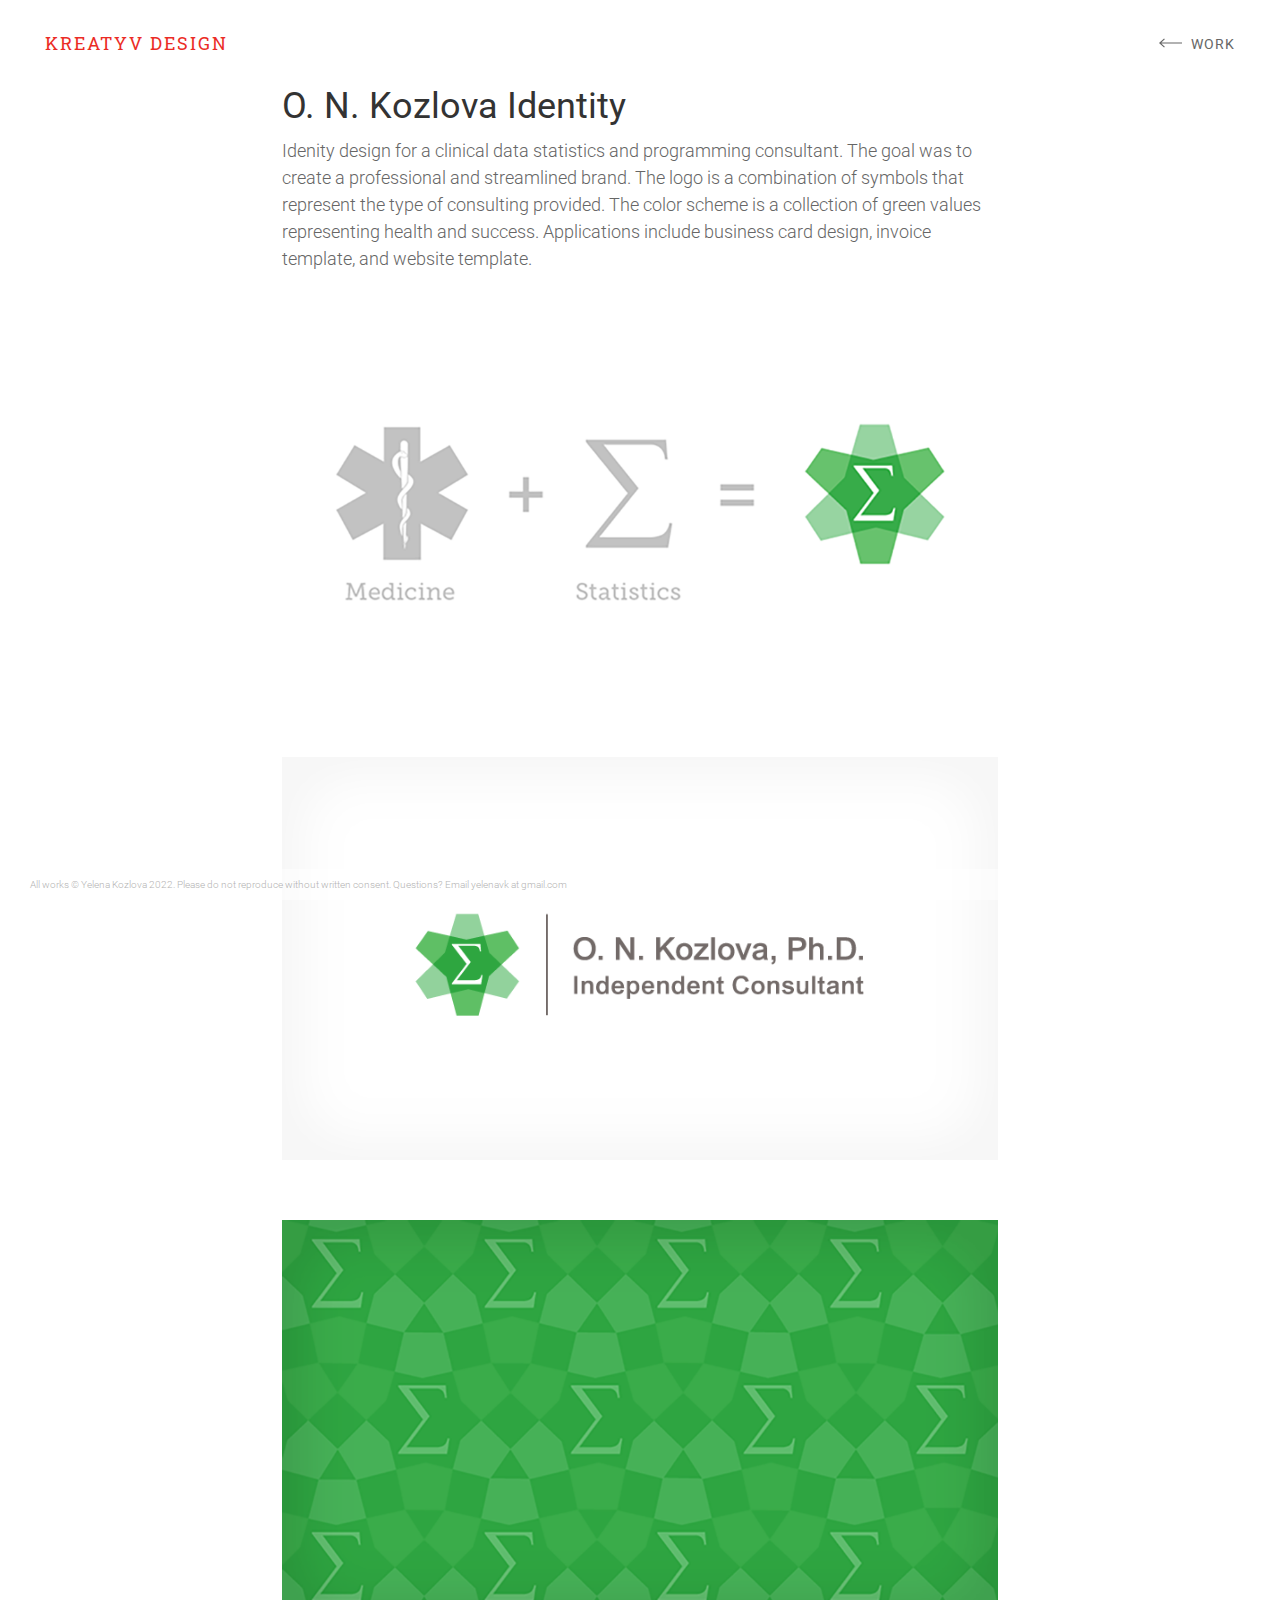
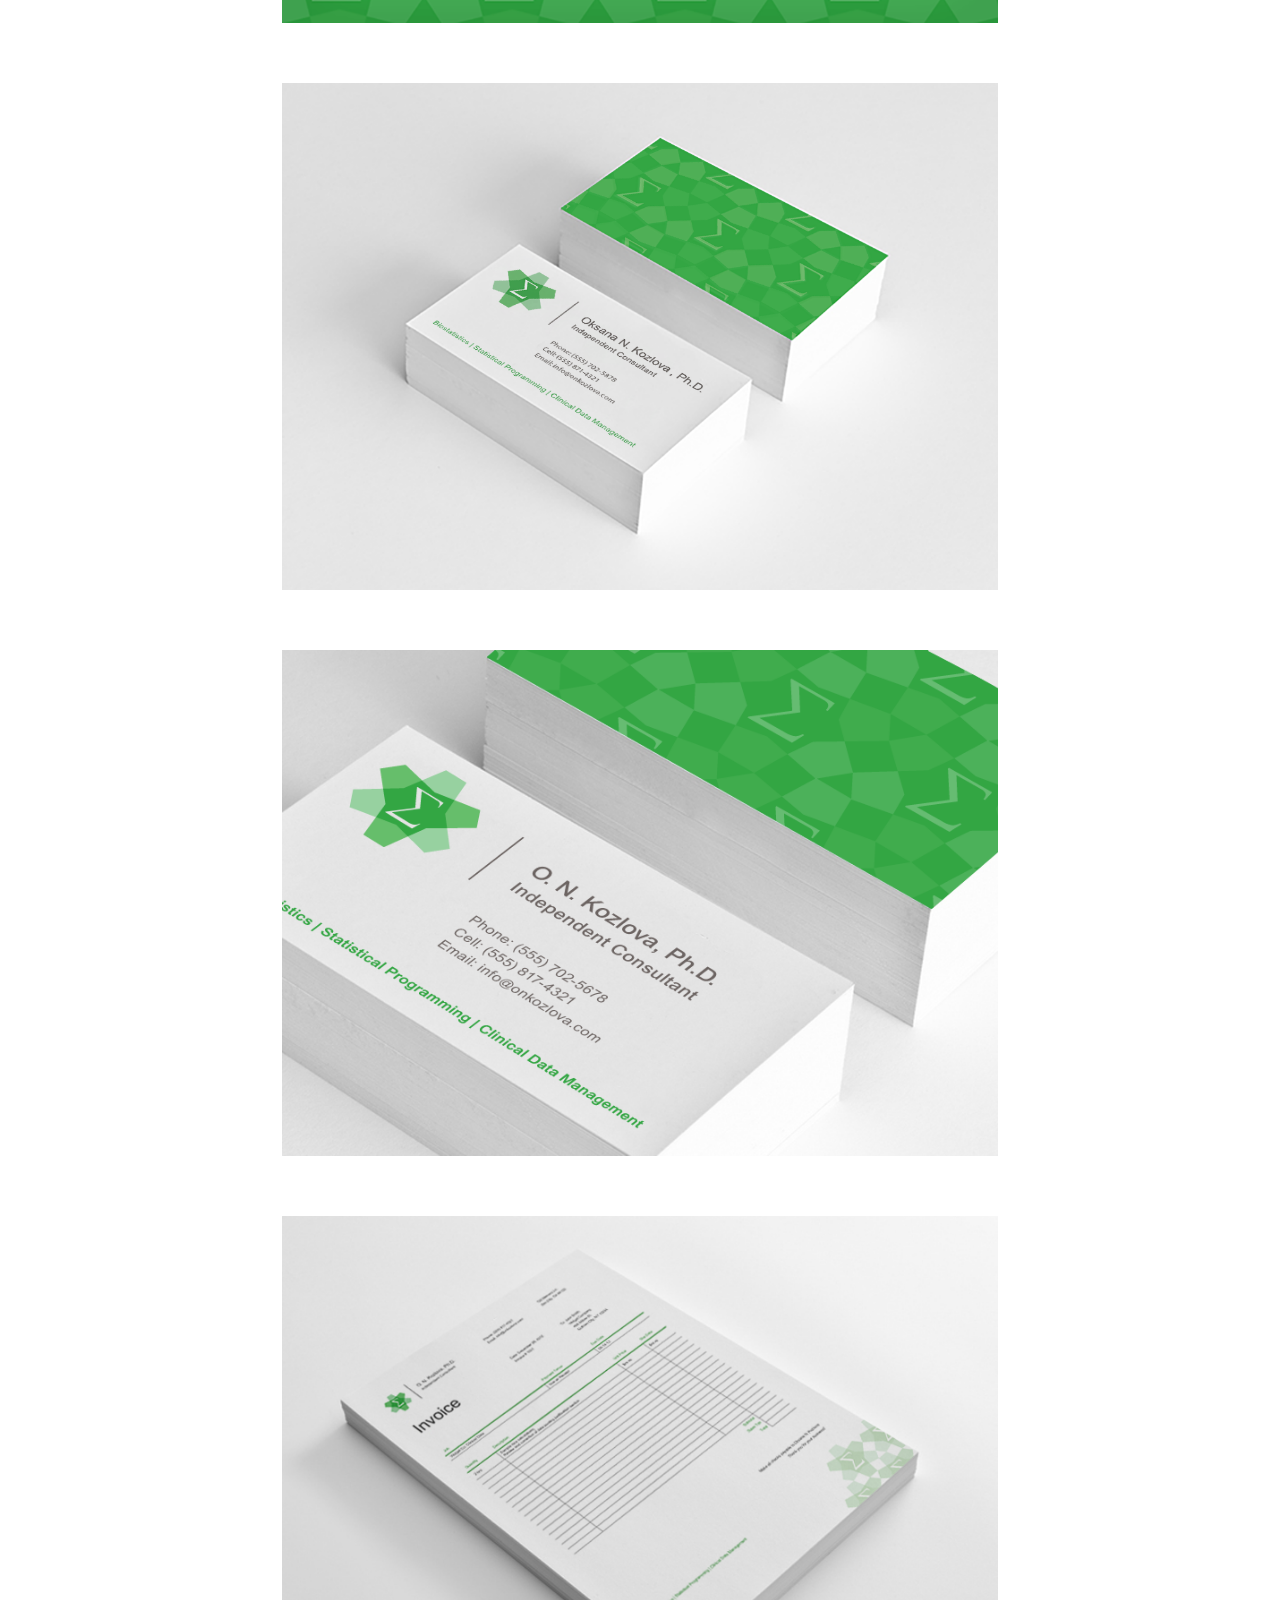
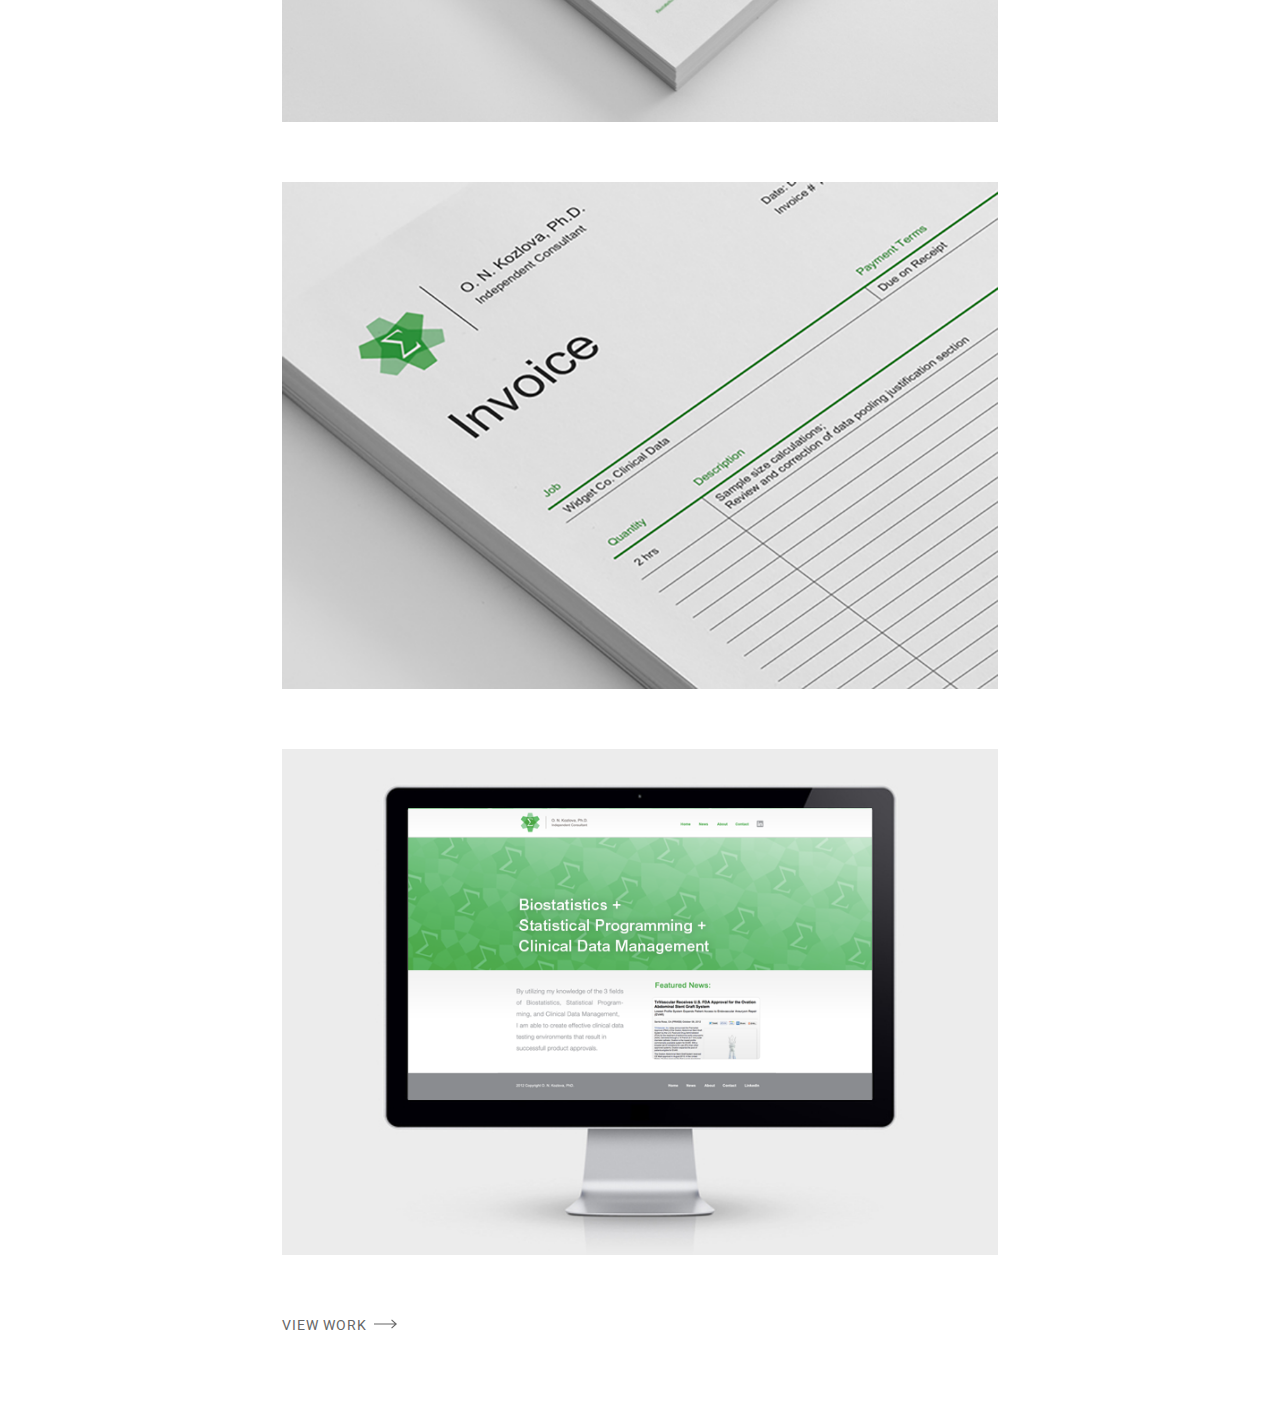
<file: onkozlova_identity.html>
<!DOCTYPE html>
<html lang="en">
  <head>
    <meta charset="utf-8">
    <meta http-equiv="X-UA-Compatible" content="IE=edge">
    <meta name="viewport" content="width=device-width, initial-scale=1">
    <!-- The above 3 meta tags *must* come first in the head; any other head content must come *after* these tags -->
    <link rel="shortcut icon" type="image/x-icon" href="favicon.ico" />
    <title>Kreatyv Design &#124; Portfolio of Yelena V. Kozlova</title>
    <meta name="robots" content="noindex">
    <!-- Bootstrap -->
    <link href="css/bootstrap.min.css" rel="stylesheet">
    <link href="https://fonts.googleapis.com/css?family=Playfair+Display:700|Roboto+Slab|Roboto:300,400,500" rel="stylesheet">
    <link href="css/index.css" rel="stylesheet">

    <!-- HTML5 shim and Respond.js for IE8 support of HTML5 elements and media queries -->
    <!-- WARNING: Respond.js doesn't work if you view the page via file:// -->
    <!--[if lt IE 9]>
      <script src="https://oss.maxcdn.com/html5shiv/3.7.3/html5shiv.min.js"></script>
      <script src="https://oss.maxcdn.com/respond/1.4.2/respond.min.js"></script>
    <![endif]-->
  </head>
  <body>
    <nav class="navbar sticky-top navbar-light bg-light">
      <a class="navbar-brand" href="index.html">Kreatyv Design</a>
      <a class="navbar-link" href="work.html">
        Work
      </a>
    </nav>
    <div class="container-fluid">
      <div class="row align-items-center justify-content-center">
        <div class="col-md-7">
          <h1>O. N. Kozlova Identity</h1>
          <h4>Idenity design for a clinical data statistics and programming consultant. The goal was to create a professional and streamlined brand. The logo is a combination of symbols that represent the type of consulting provided. The color scheme is a collection of green values representing health and success. Applications include business card design, invoice template, and website template.</h4>
          <img class="img-fluid" src="images/onkozlova_bc_01.png">
        </div>
        <div class="col-md-7">
          <img class="img-fluid" src="images/onkozlova_bc_02.png">
          <img class="img-fluid" src="images/onkozlova_bc_03.png">
          <img class="img-fluid" src="images/onkozlova_bc_04.png">
          <img class="img-fluid" src="images/onkozlova_bc_05.png">
          <img class="img-fluid" src="images/onkozlova_bc_06.png">
          <img class="img-fluid" src="images/onkozlova_bc_07.png">
          <img class="img-fluid" src="images/onkozlova_bc_08.png">
        </div>
        <div class="col-md-7 about-section">
          <div class="view-work-footer">
            <a class="right-arrow" href="work.html">View Work</a>
          </div>
        </div>
    </div>
<div class="footer-spacer"></div>
<nav class="navbar footer fixed-bottom navbar-light bg-light">
  <p class="copyright">All works © Yelena Kozlova 2022. Please do not reproduce without written consent. Questions? Email yelenavk at gmail.com</p>
</nav>

    <!-- jQuery (necessary for Bootstrap's JavaScript plugins) -->
    <script src="https://code.jquery.com/jquery-3.2.1.slim.min.js" integrity="sha384-KJ3o2DKtIkvYIK3UENzmM7KCkRr/rE9/Qpg6aAZGJwFDMVNA/GpGFF93hXpG5KkN" crossorigin="anonymous"></script>
    <script src="https://cdn.jsdelivr.net/npm/@popperjs/core@2.10.2/dist/umd/popper.min.js" integrity="sha384-7+zCNj/IqJ95wo16oMtfsKbZ9ccEh31eOz1HGyDuCQ6wgnyJNSYdrPa03rtR1zdB" crossorigin="anonymous"></script>
    <!-- Include all compiled plugins (below), or include individual files as needed -->
    <script src="js/bootstrap.min.js"></script>
    <script src="js/index.js"></script>
  </body>
</html>
</file>
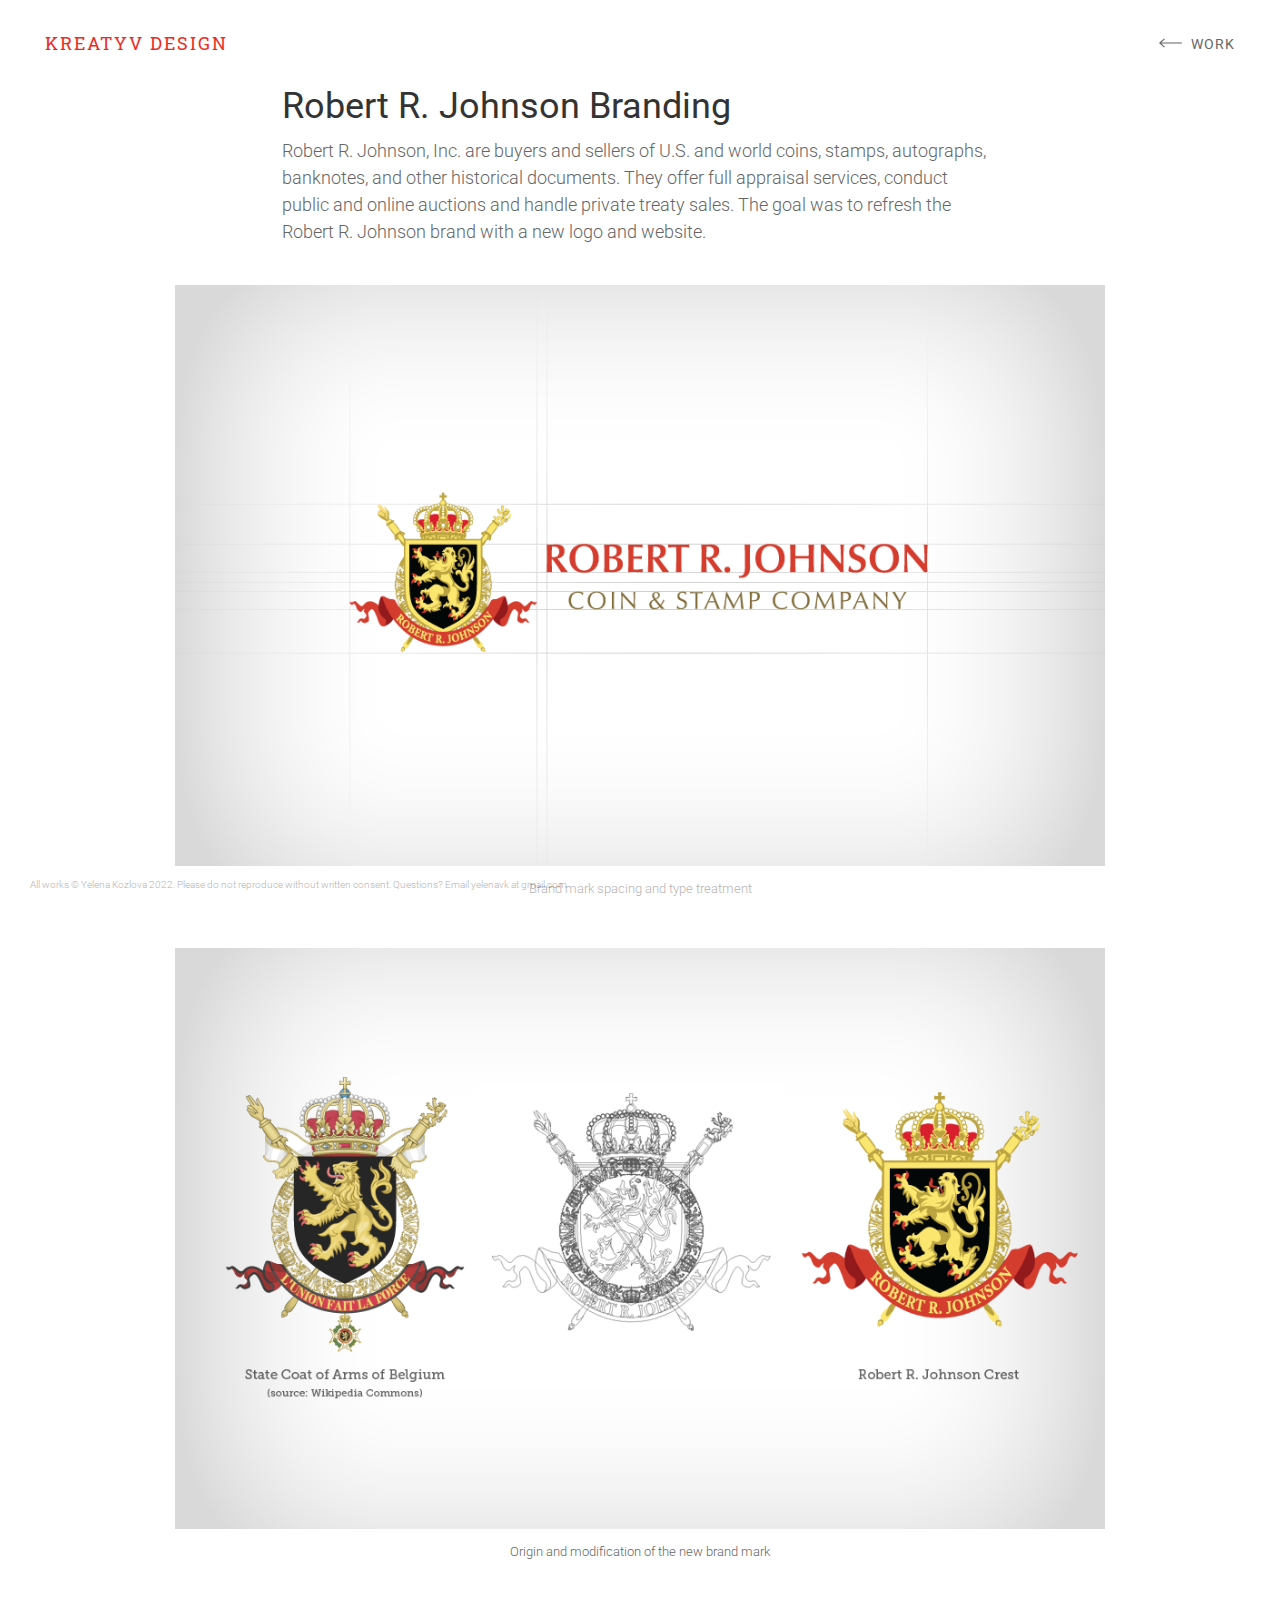
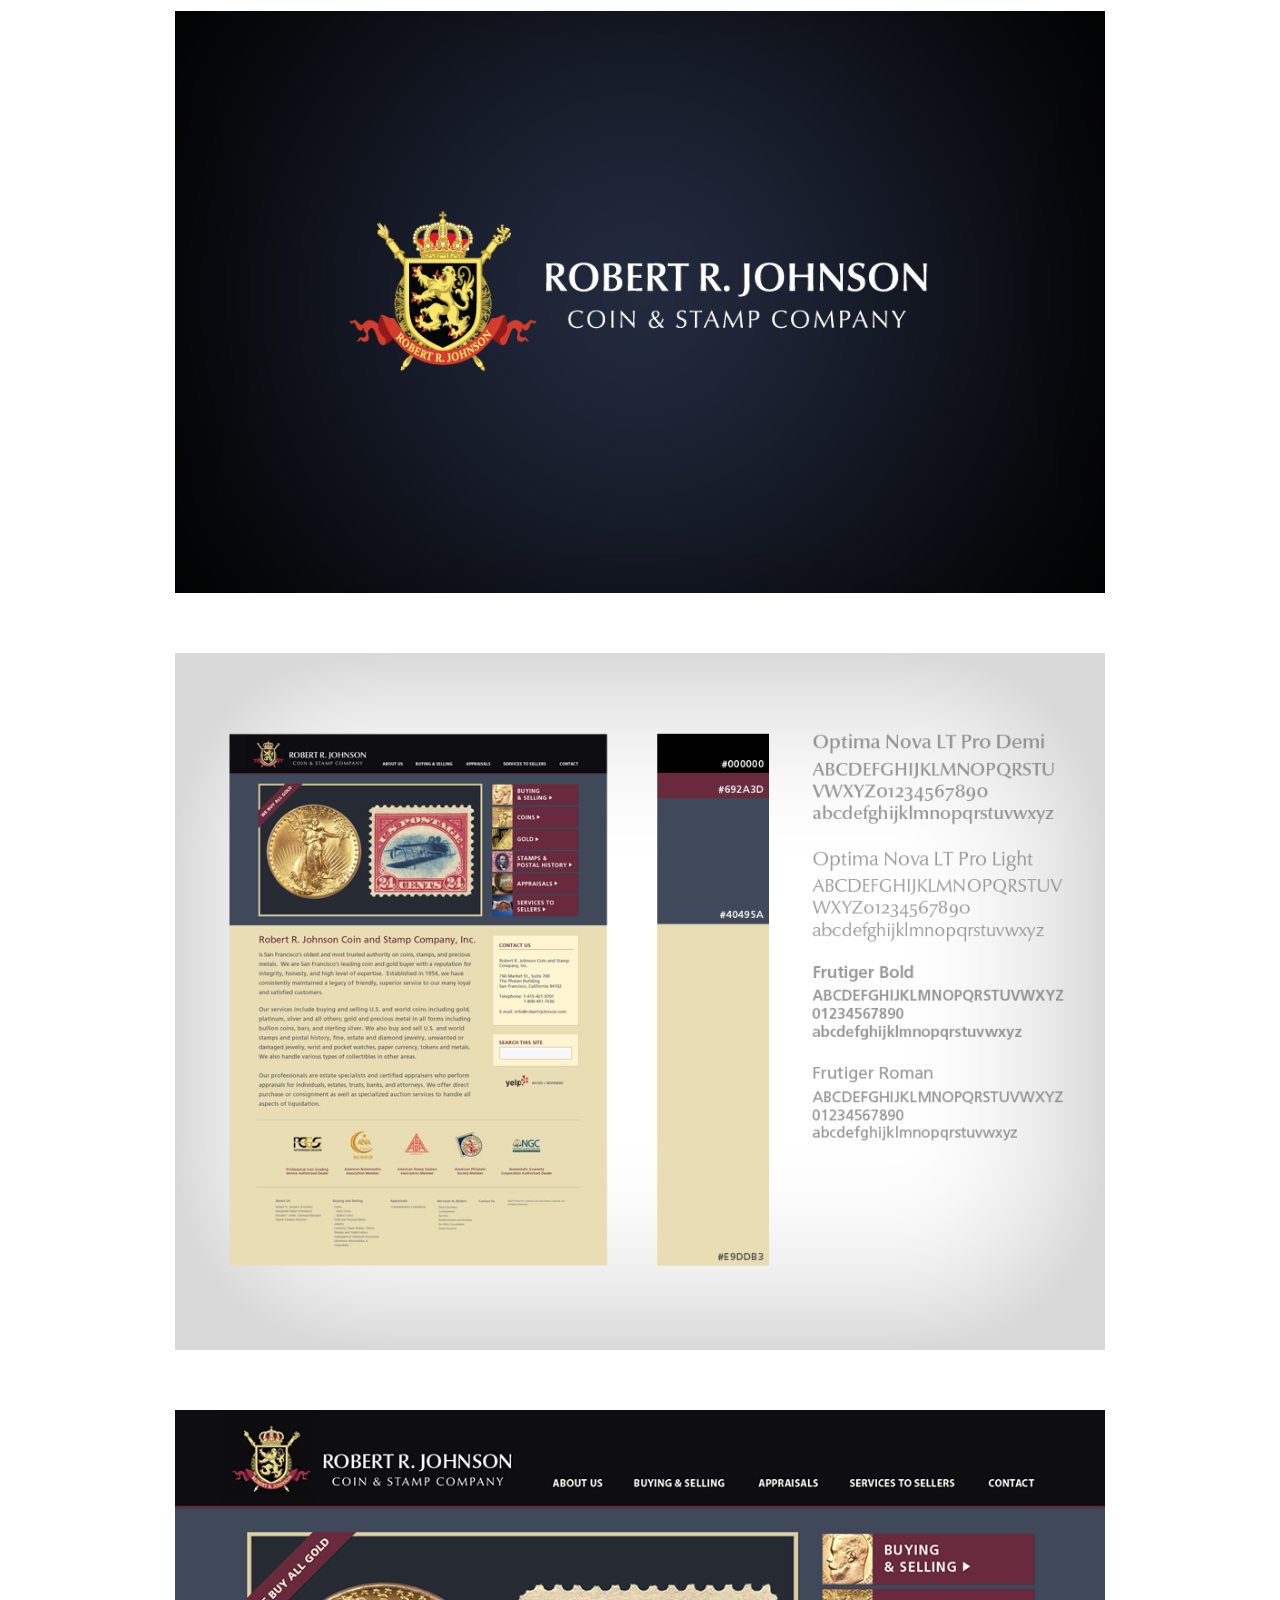
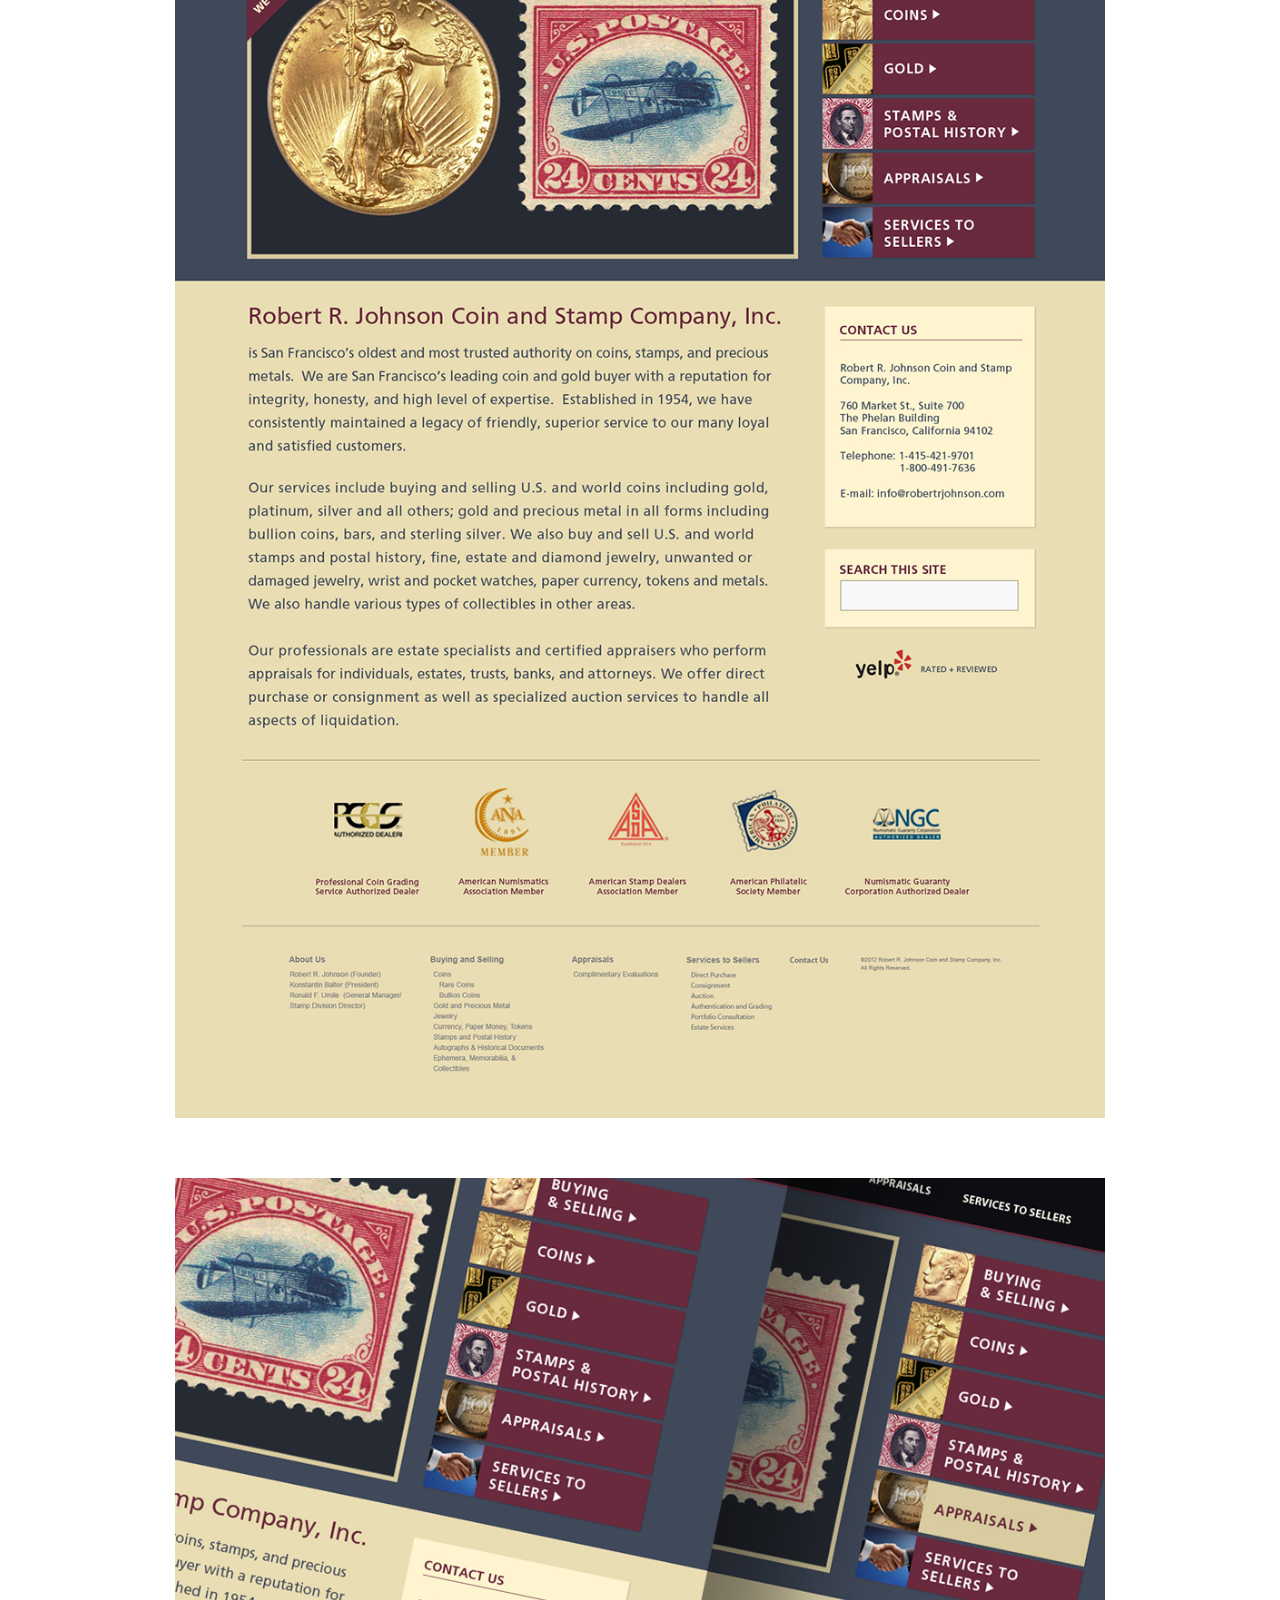
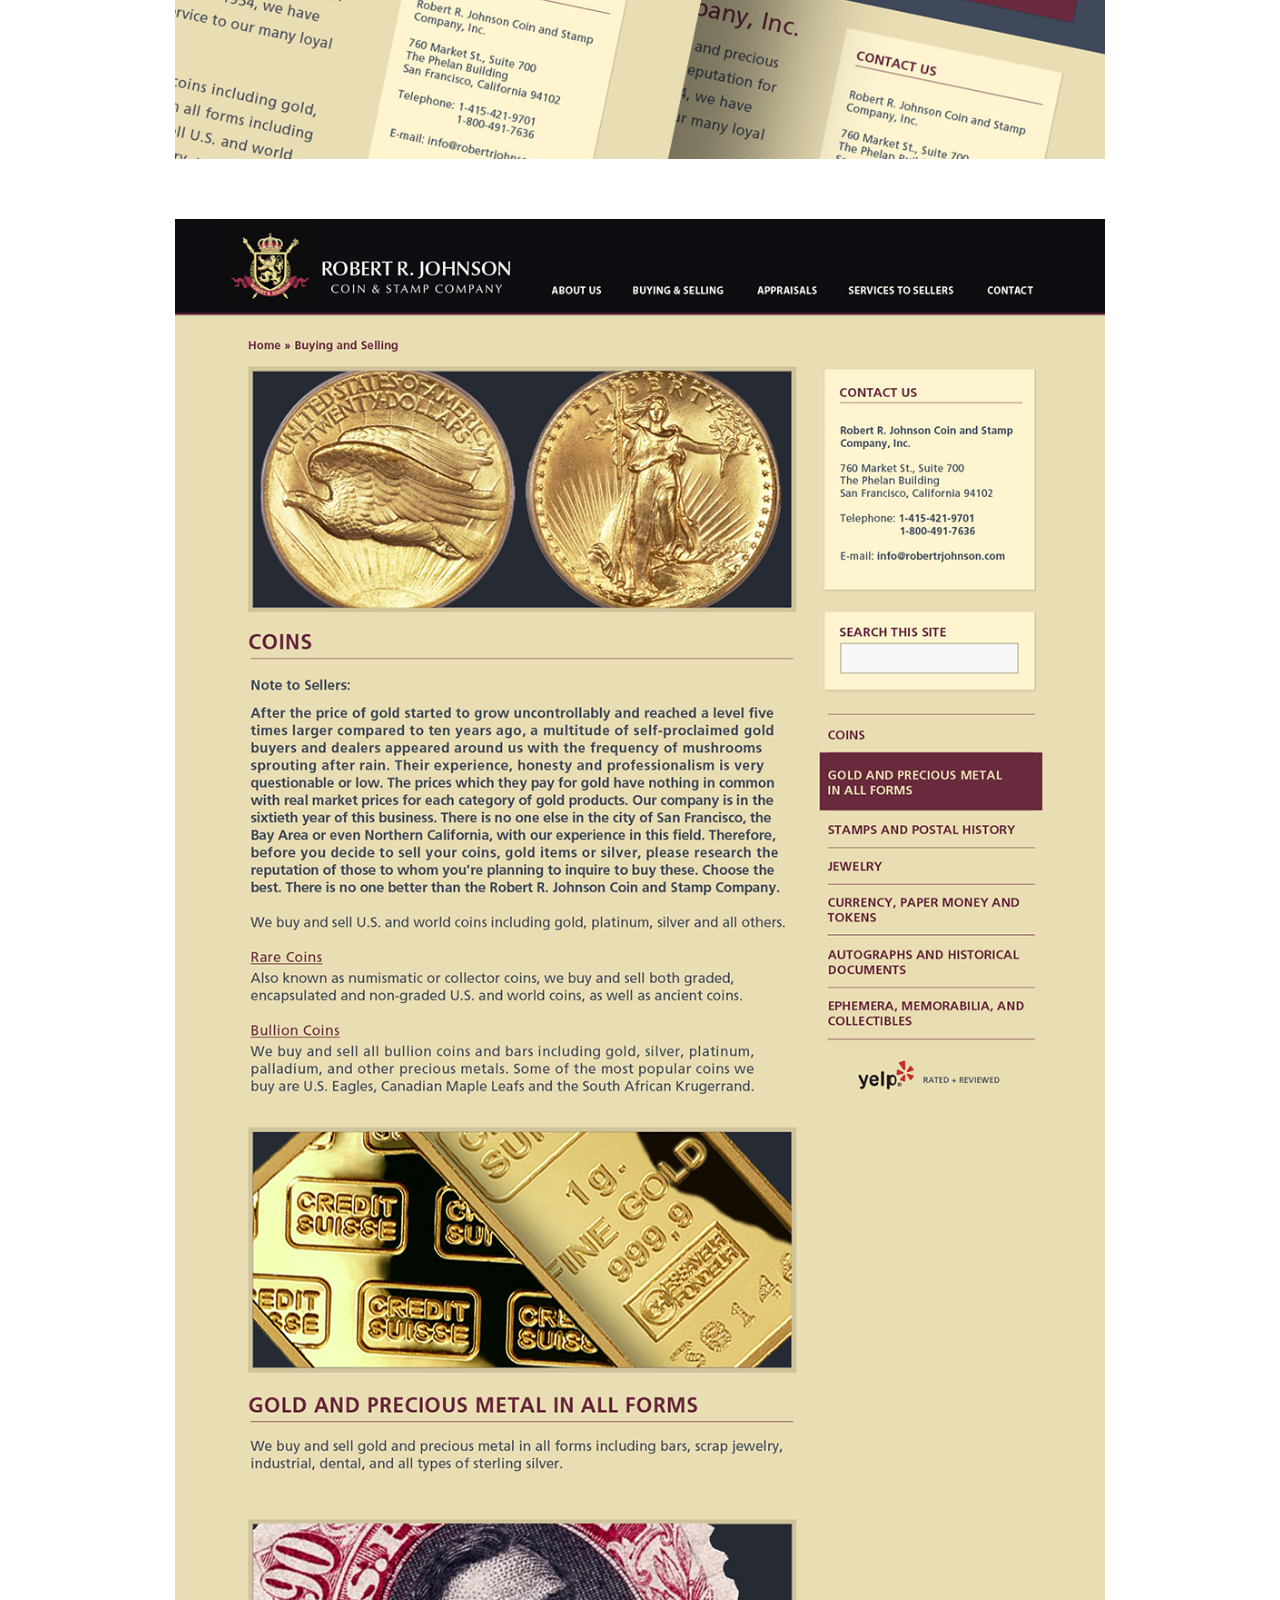
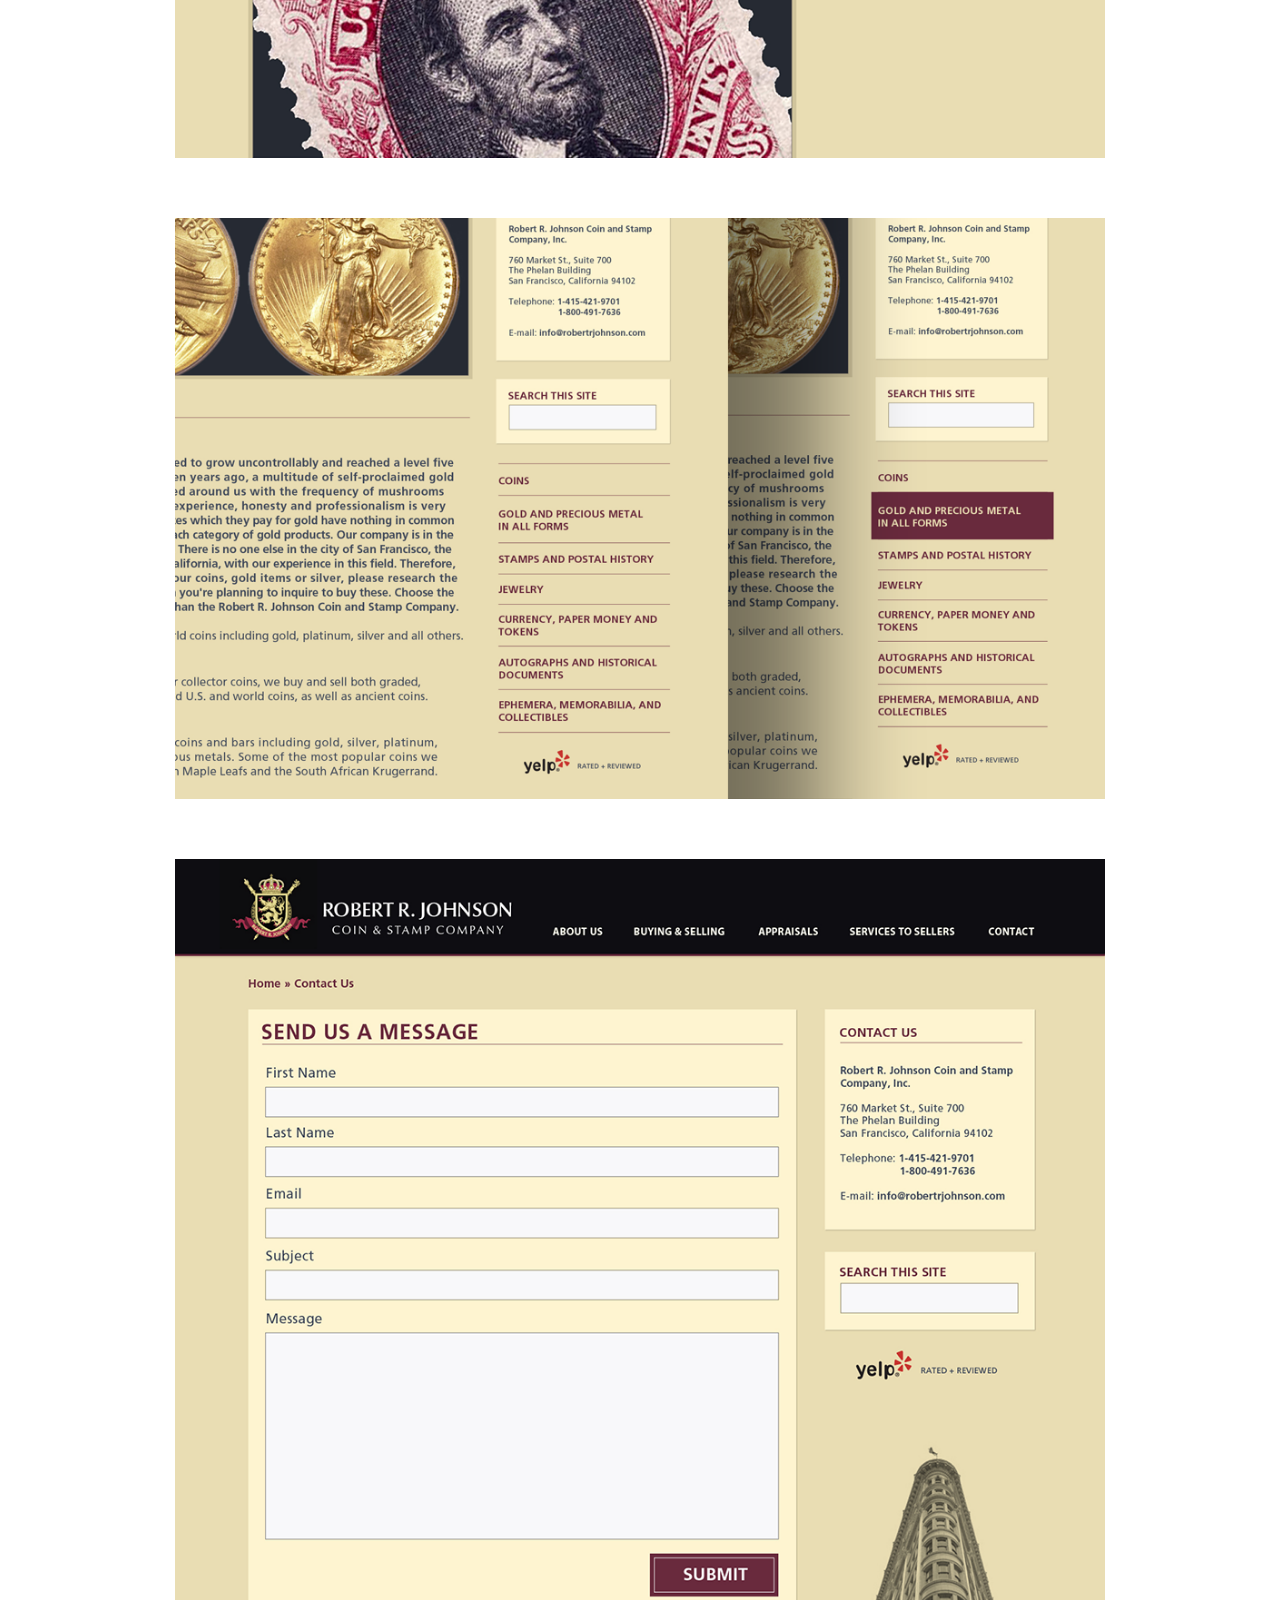
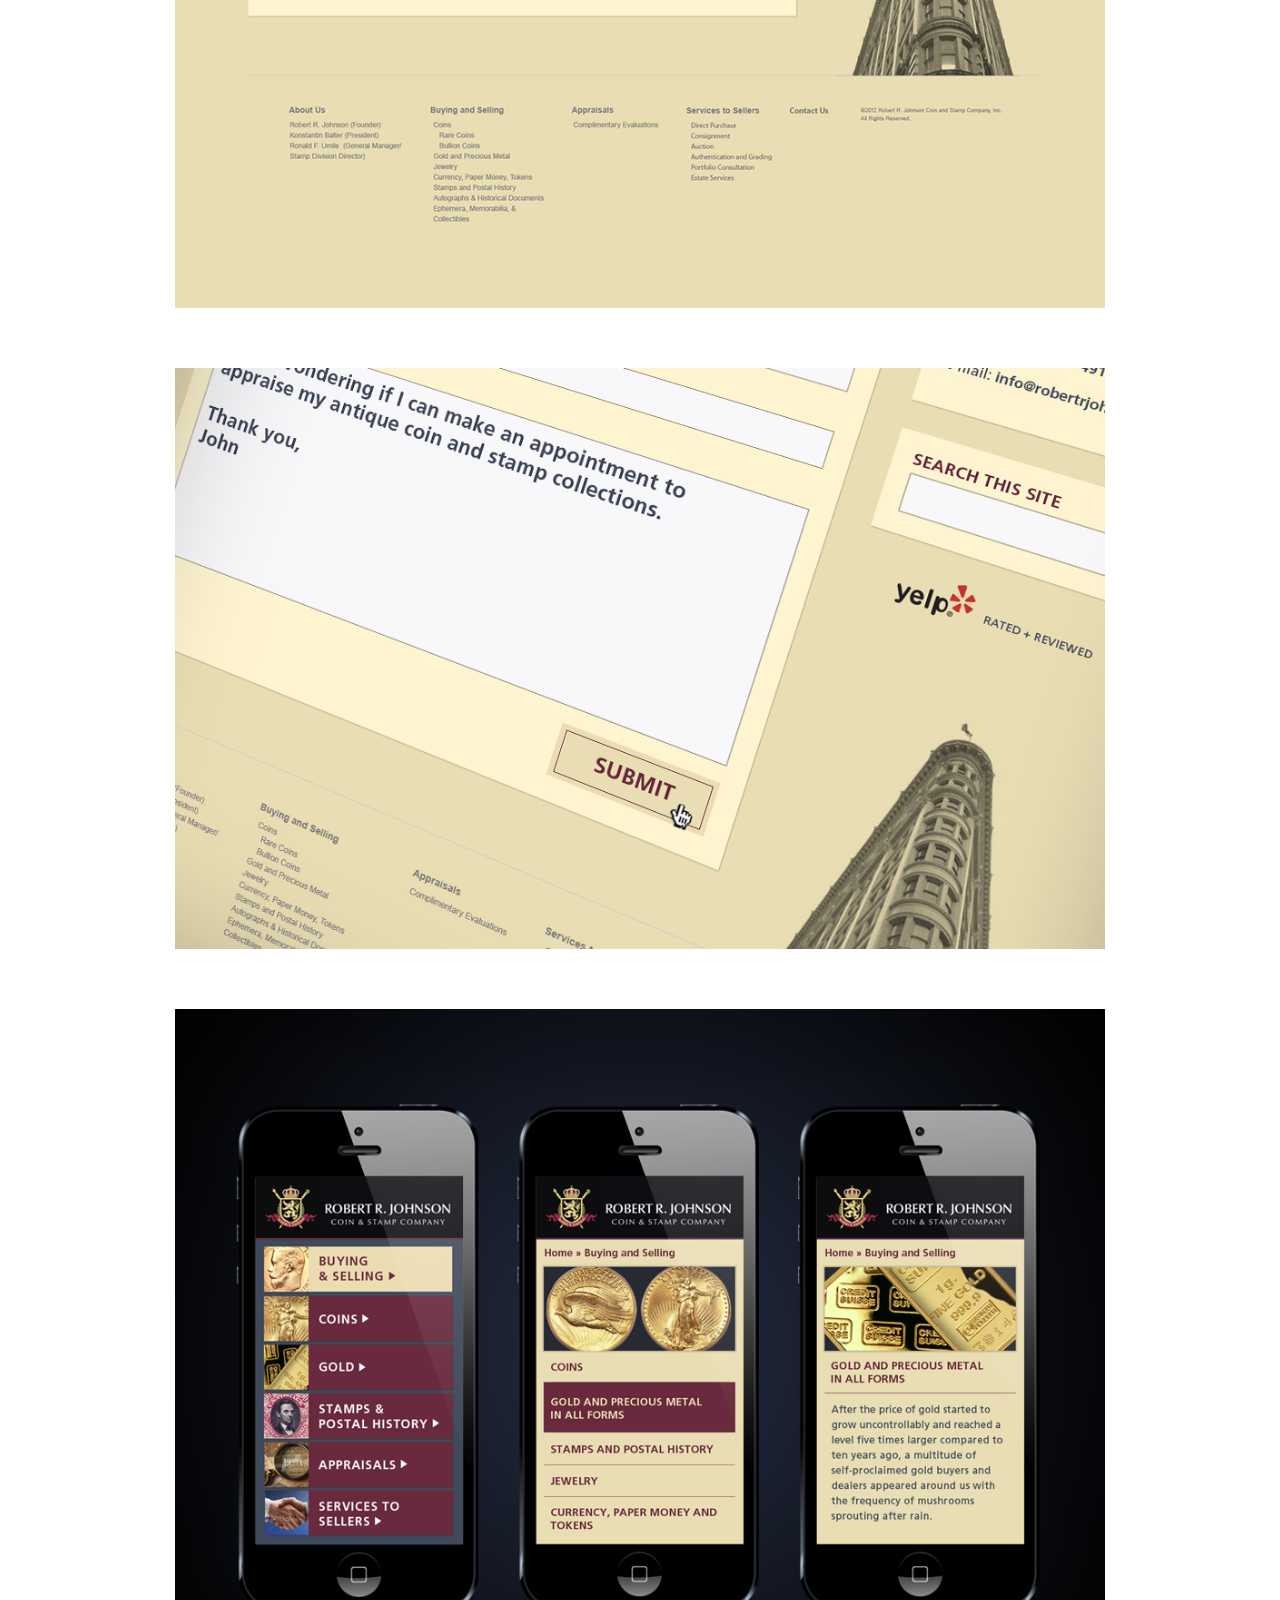
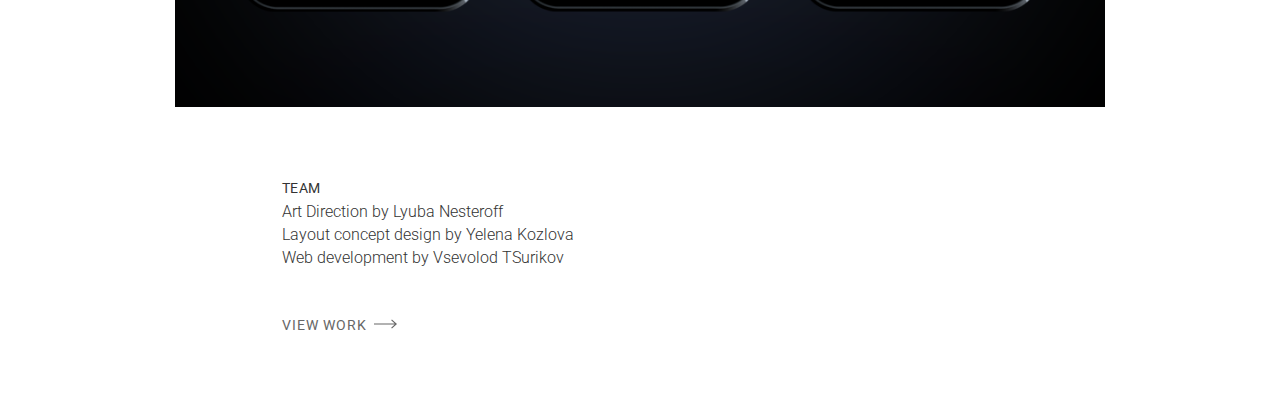
<file: robert-johnson-branding.html>
<!DOCTYPE html>
<html lang="en">
  <head>
    <meta charset="utf-8">
    <meta http-equiv="X-UA-Compatible" content="IE=edge">
    <meta name="viewport" content="width=device-width, initial-scale=1">
    <!-- The above 3 meta tags *must* come first in the head; any other head content must come *after* these tags -->
    <link rel="shortcut icon" type="image/x-icon" href="favicon.ico" />
    <title>Kreatyv Design &#124; Portfolio of Yelena V. Kozlova</title>
    <meta name="robots" content="noindex">
    <!-- Bootstrap -->
    <link href="css/bootstrap.min.css" rel="stylesheet">
    <link href="https://fonts.googleapis.com/css?family=Playfair+Display:700|Roboto+Slab|Roboto:300,400,500" rel="stylesheet">
    <link href="css/index.css" rel="stylesheet">

    <!-- HTML5 shim and Respond.js for IE8 support of HTML5 elements and media queries -->
    <!-- WARNING: Respond.js doesn't work if you view the page via file:// -->
    <!--[if lt IE 9]>
      <script src="https://oss.maxcdn.com/html5shiv/3.7.3/html5shiv.min.js"></script>
      <script src="https://oss.maxcdn.com/respond/1.4.2/respond.min.js"></script>
    <![endif]-->
  </head>
  <body>
    <nav class="navbar sticky-top navbar-light bg-light">
      <a class="navbar-brand" href="index.html">Kreatyv Design</a>
      <a class="navbar-link" href="work.html">
        Work
      </a>
    </nav>
    <div class="container-fluid">
      <div class="row align-items-center justify-content-center">
        <div class="col-md-7">
          <h1>Robert R. Johnson Branding</h1>
          <h4>Robert R. Johnson, Inc. are buyers and sellers of U.S. and world coins, stamps, autographs, banknotes, and other historical documents. They offer full appraisal services, conduct public and online auctions and handle private treaty sales. The goal was to refresh the Robert R. Johnson brand with a new logo and website.</h4>
        </div>
        <div class="col-md-9">
          <img class="img-fluid" src="images/robertjohnson_01.png">
          <p class="small caption">Brand mark spacing and type treatment</p>
          <img class="img-fluid" src="images/robertjohnson_02.png">
          <p class="small caption">Origin and modification of the new brand mark</p>
          <img class="img-fluid" src="images/robertjohnson_03.png">
          <img class="img-fluid" src="images/robertjohnson_04.png">
          <img class="img-fluid" src="images/robertjohnson_05.png">
          <img class="img-fluid" src="images/robertjohnson_06.png">
          <img class="img-fluid" src="images/robertjohnson_07.png">
          <img class="img-fluid" src="images/robertjohnson_08.png">
          <img class="img-fluid" src="images/robertjohnson_09.png">
          <img class="img-fluid" src="images/robertjohnson_10.png">
          <img class="img-fluid" src="images/robertjohnson_11.png">
        </div>
        <div class="col-md-7 about-section">
          <p>&nbsp;</p>
          <p><span class="text-uppercase">Team</span><br>
            Art Direction by Lyuba Nesteroff<br>
            Layout concept design by Yelena Kozlova<br>
            Web development by Vsevolod TSurikov
          </p>
          <div class="view-work-footer">
            <a class="right-arrow" href="work.html">View Work</a>
          </div>
        </div>
    </div>
<div class="footer-spacer"></div>
<nav class="navbar footer fixed-bottom navbar-light bg-light">
  <p class="copyright">All works © Yelena Kozlova 2022. Please do not reproduce without written consent. Questions? Email yelenavk at gmail.com</p>
</nav>

    <!-- jQuery (necessary for Bootstrap's JavaScript plugins) -->
    <script src="https://code.jquery.com/jquery-3.2.1.slim.min.js" integrity="sha384-KJ3o2DKtIkvYIK3UENzmM7KCkRr/rE9/Qpg6aAZGJwFDMVNA/GpGFF93hXpG5KkN" crossorigin="anonymous"></script>
    <script src="https://cdn.jsdelivr.net/npm/@popperjs/core@2.10.2/dist/umd/popper.min.js" integrity="sha384-7+zCNj/IqJ95wo16oMtfsKbZ9ccEh31eOz1HGyDuCQ6wgnyJNSYdrPa03rtR1zdB" crossorigin="anonymous"></script>
    <!-- Include all compiled plugins (below), or include individual files as needed -->
    <script src="js/bootstrap.min.js"></script>
    <script src="js/index.js"></script>
  </body>
</html>
</file>
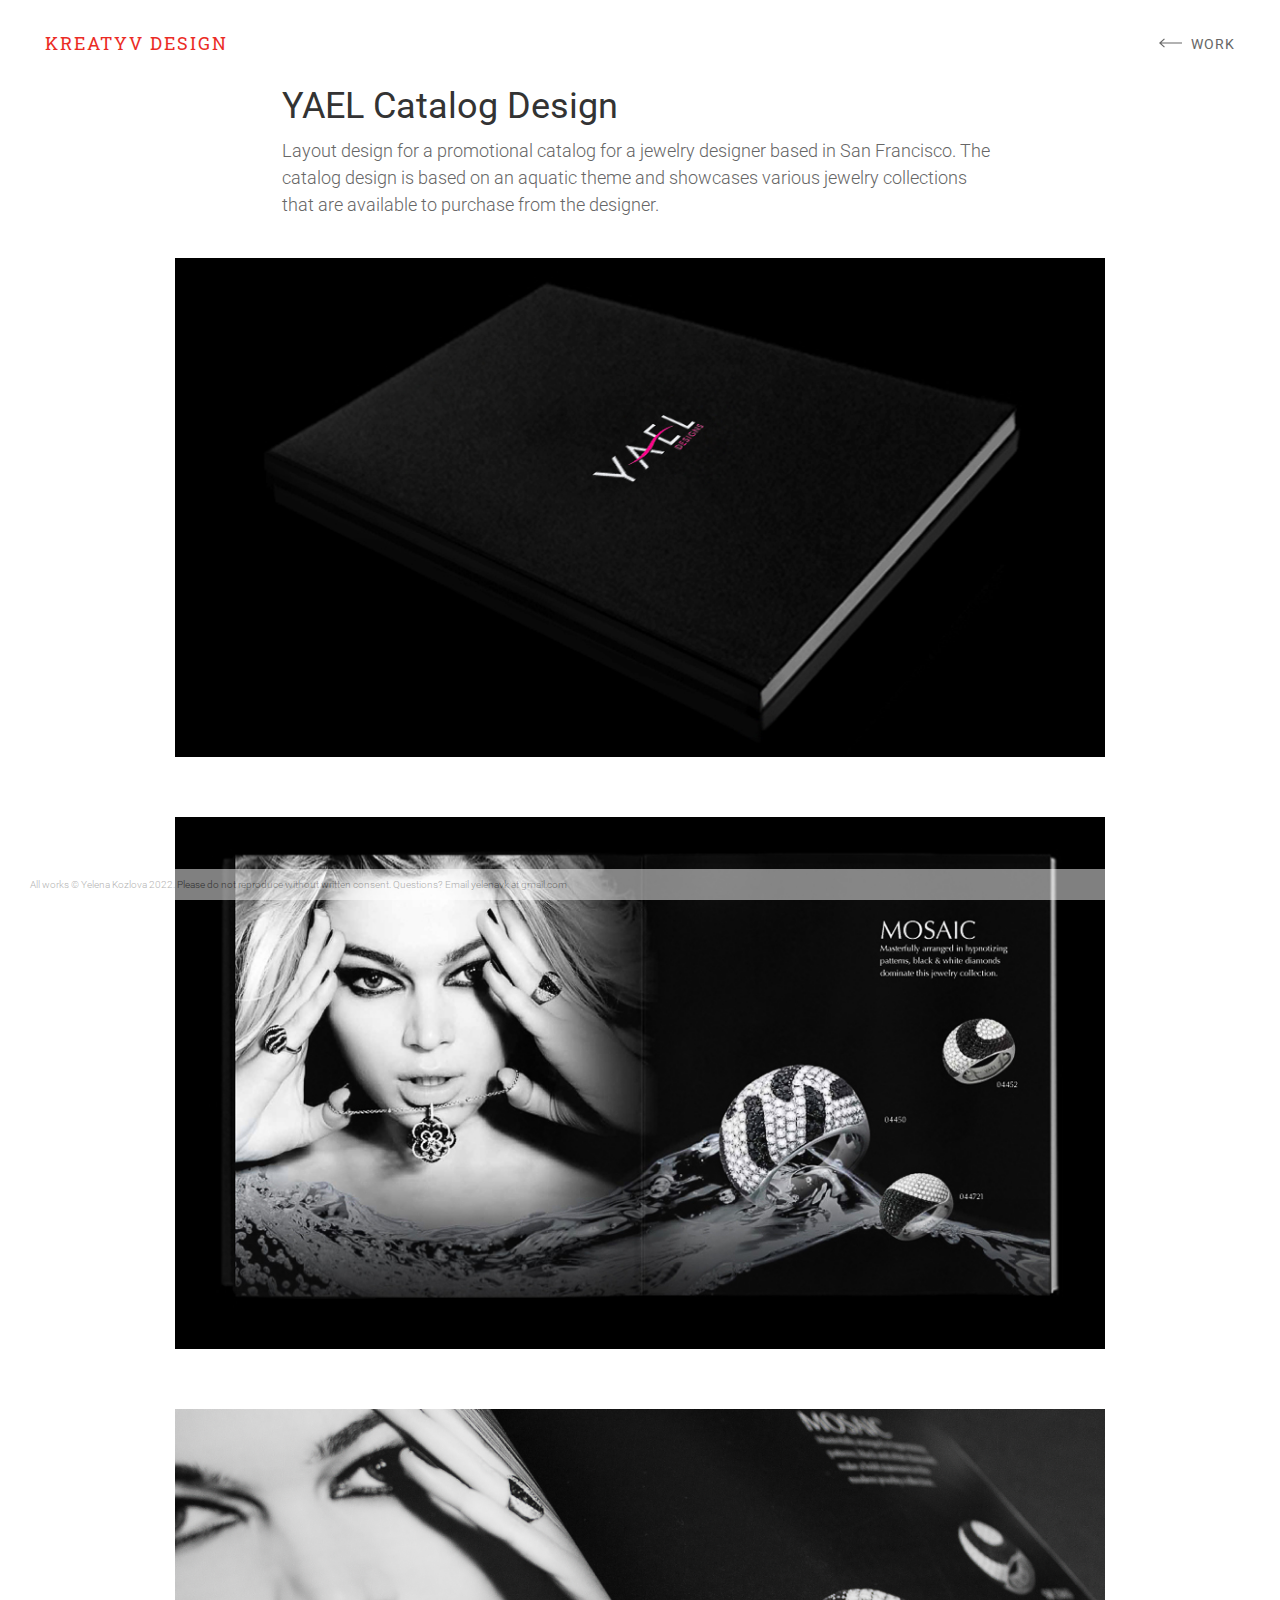
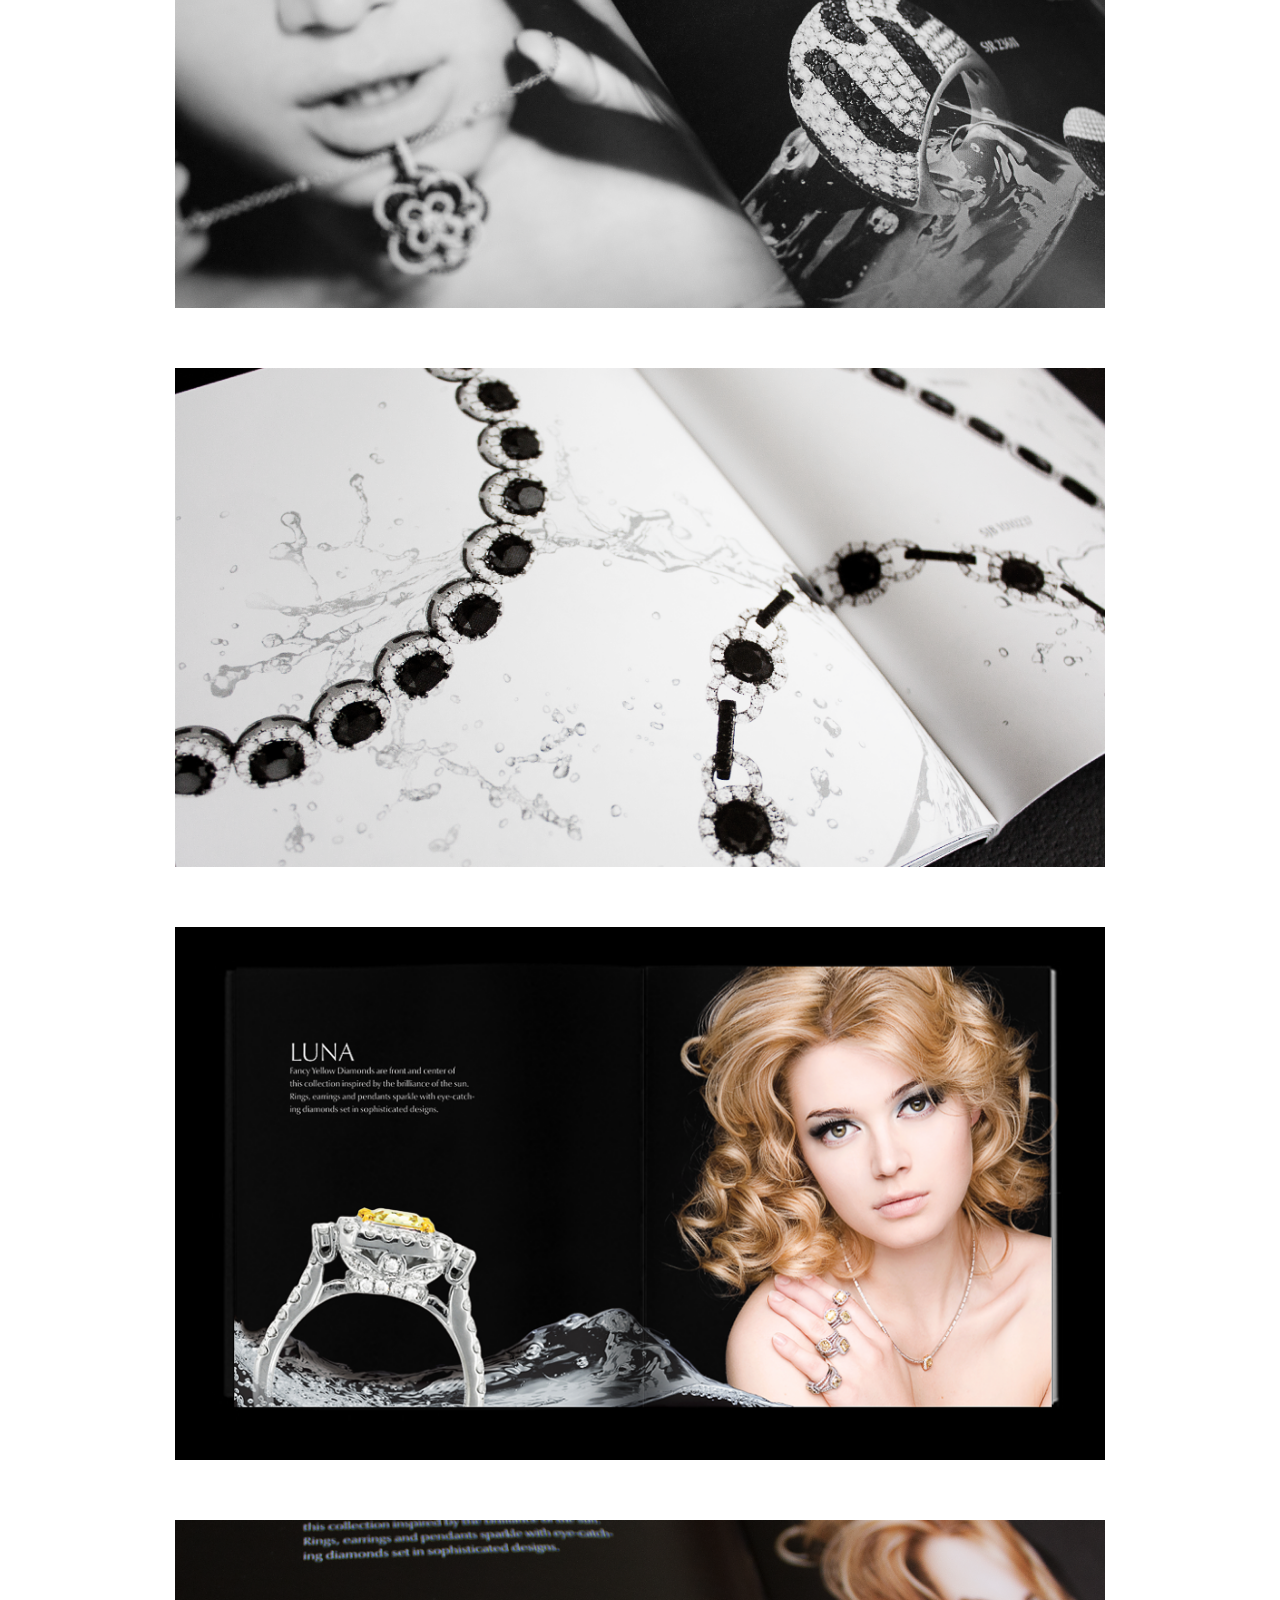
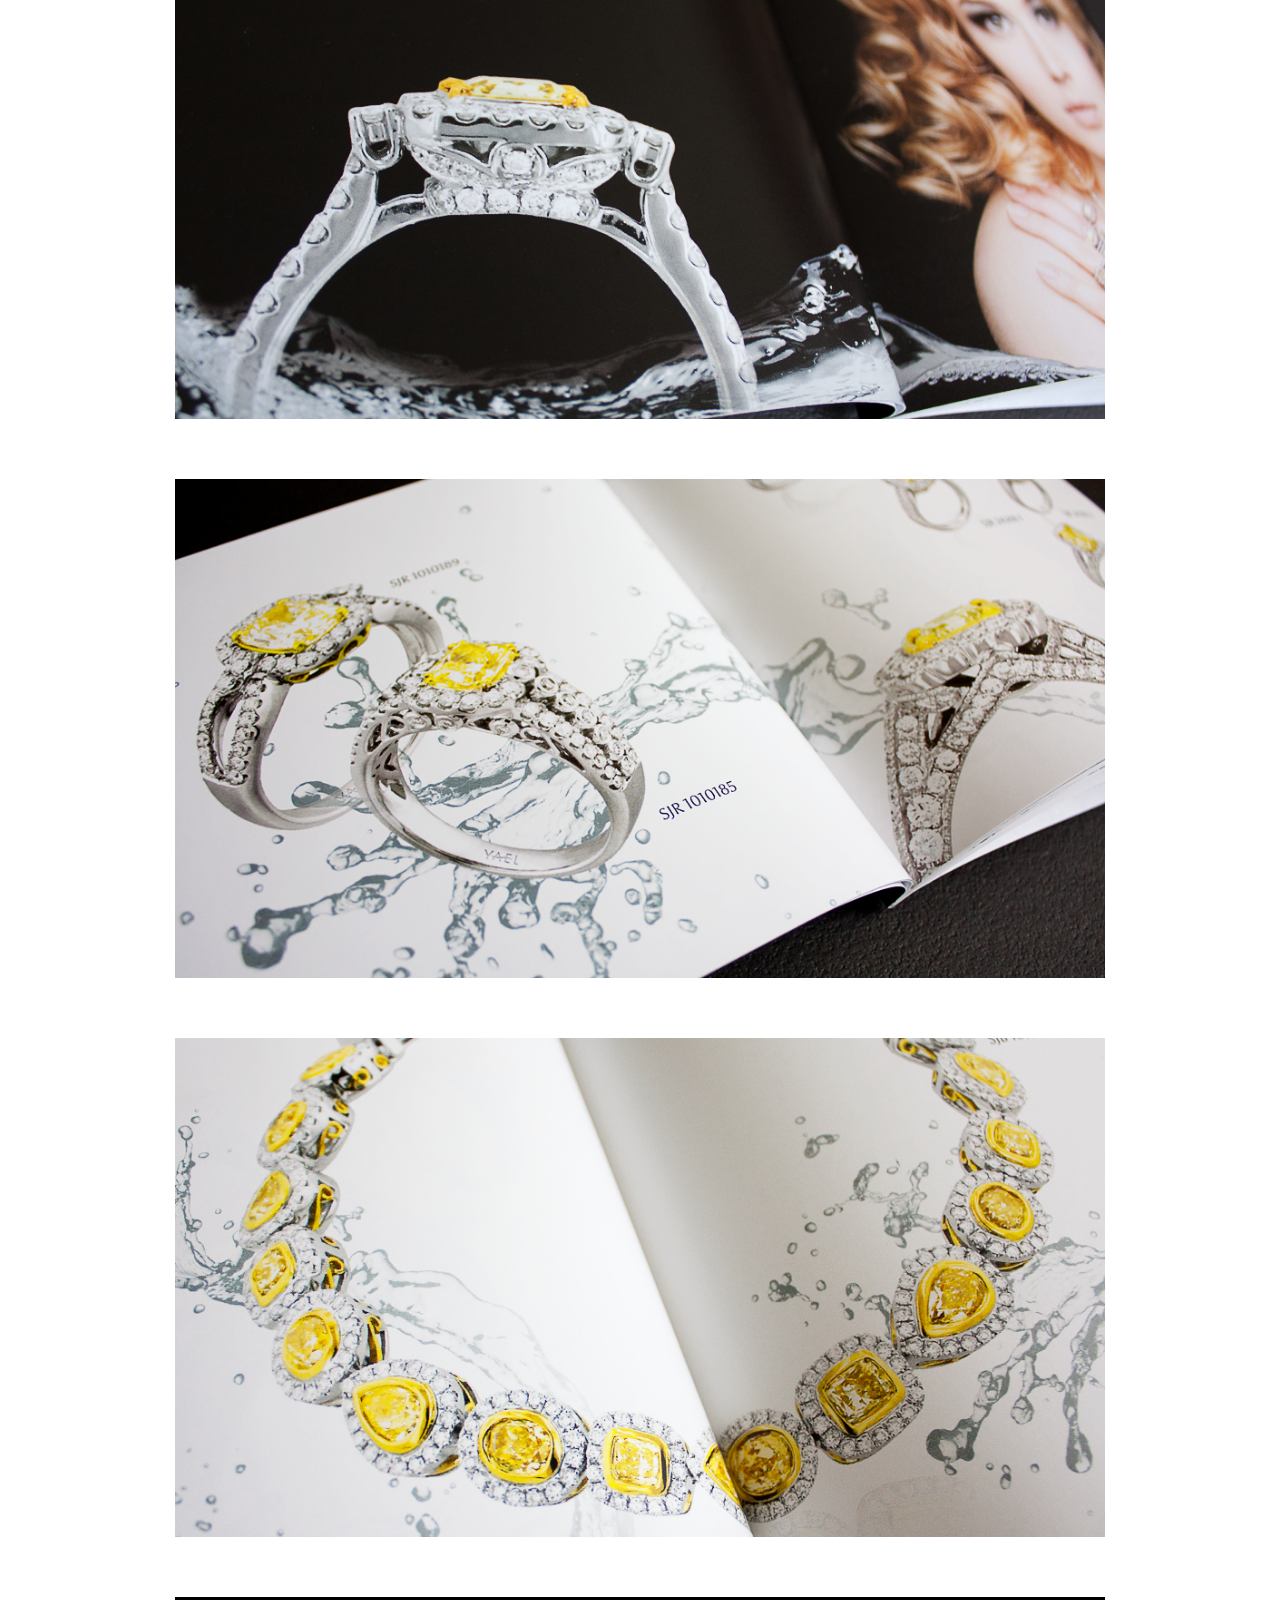
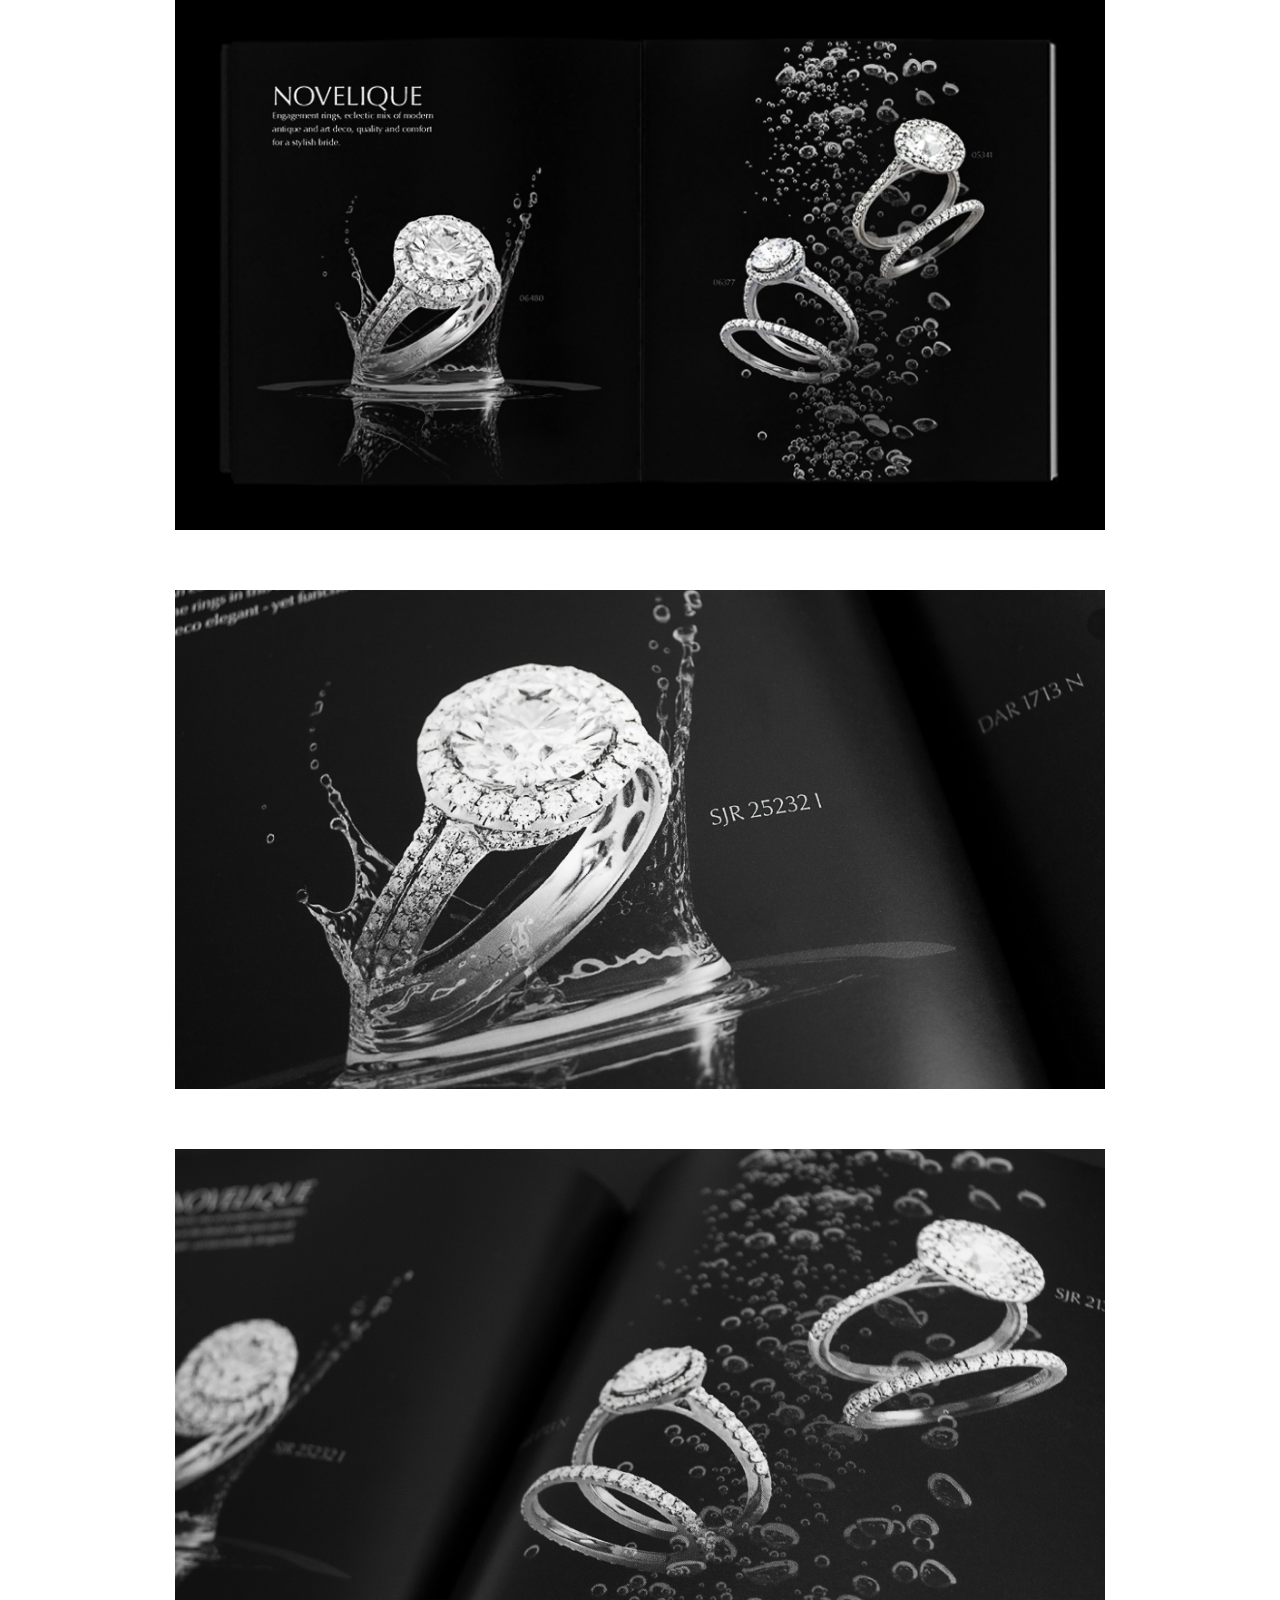
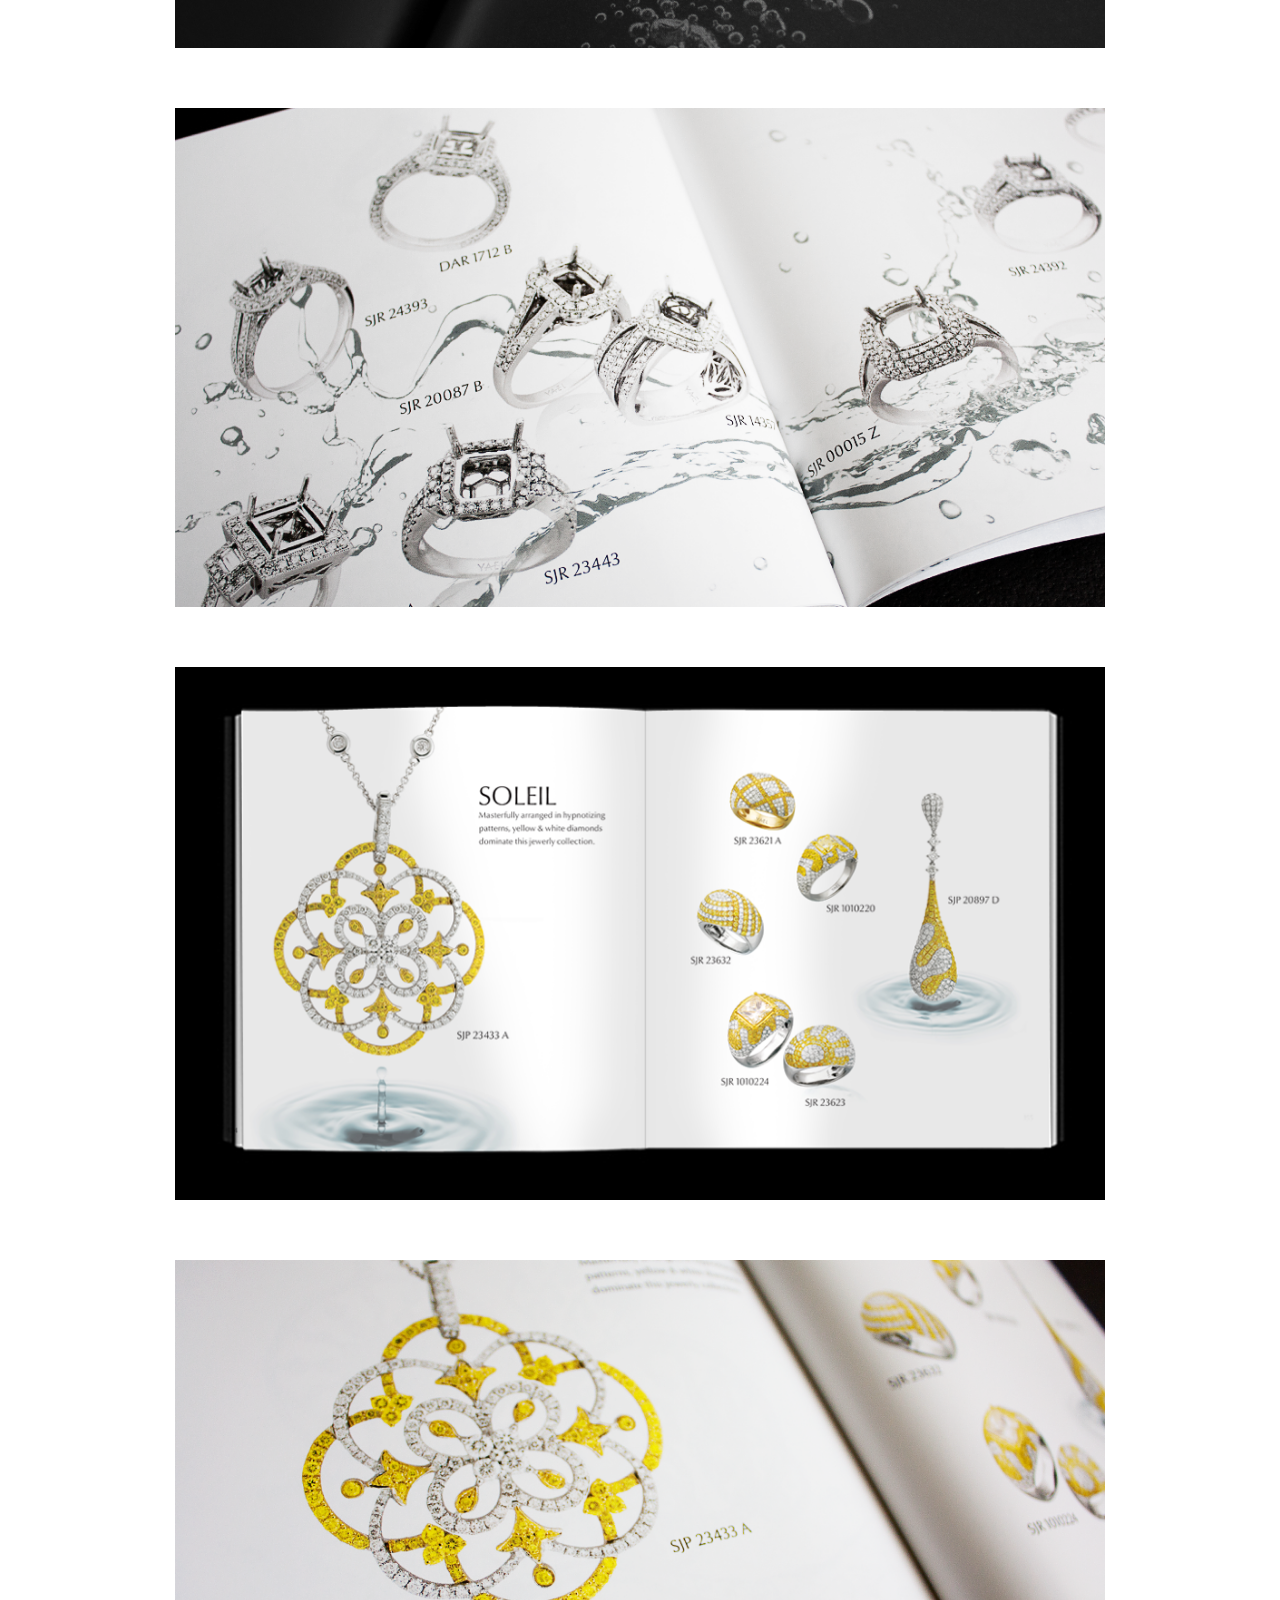
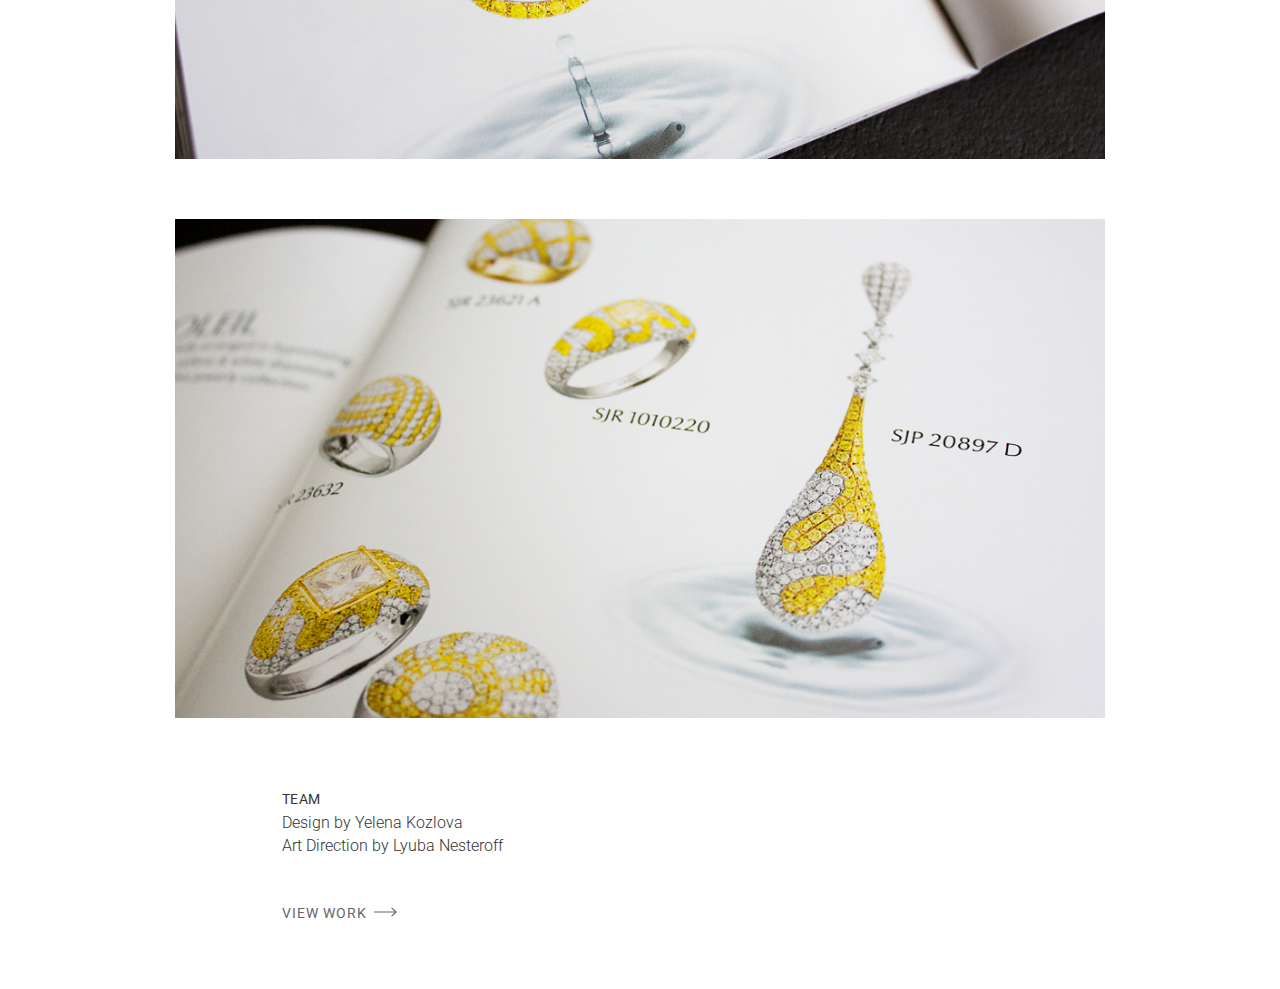
<file: yael-catalog.html>
<!DOCTYPE html>
<html lang="en">
  <head>
    <meta charset="utf-8">
    <meta http-equiv="X-UA-Compatible" content="IE=edge">
    <meta name="viewport" content="width=device-width, initial-scale=1">
    <!-- The above 3 meta tags *must* come first in the head; any other head content must come *after* these tags -->
    <link rel="shortcut icon" type="image/x-icon" href="favicon.ico" />
    <title>Kreatyv Design &#124; Portfolio of Yelena V. Kozlova</title>
    <meta name="robots" content="noindex">
    <!-- Bootstrap -->
    <link href="css/bootstrap.min.css" rel="stylesheet">
    <link href="https://fonts.googleapis.com/css?family=Playfair+Display:700|Roboto+Slab|Roboto:300,400,500" rel="stylesheet">
    <link href="css/index.css" rel="stylesheet">

    <!-- HTML5 shim and Respond.js for IE8 support of HTML5 elements and media queries -->
    <!-- WARNING: Respond.js doesn't work if you view the page via file:// -->
    <!--[if lt IE 9]>
      <script src="https://oss.maxcdn.com/html5shiv/3.7.3/html5shiv.min.js"></script>
      <script src="https://oss.maxcdn.com/respond/1.4.2/respond.min.js"></script>
    <![endif]-->
  </head>
  <body>
    <nav class="navbar sticky-top navbar-light bg-light">
      <a class="navbar-brand" href="index.html">Kreatyv Design</a>
      <a class="navbar-link" href="work.html">
        Work
      </a>
    </nav>
    <div class="container-fluid">
      <div class="row align-items-center justify-content-center">
        <div class="col-md-7">
          <h1>YAEL Catalog Design</h1>
          <h4>Layout design for a promotional catalog for a jewelry designer based in San Francisco. The catalog design is based on an aquatic theme and showcases various jewelry collections that are available to purchase from the designer.</h4>
        </div>
        <div class="col-md-9">
          <img class="img-fluid" src="images/yael_catalog_01.png">
          <img class="img-fluid" src="images/yael_catalog_02.png">
          <img class="img-fluid" src="images/yael_catalog_03.png">
          <img class="img-fluid" src="images/yael_catalog_04.png">
          <img class="img-fluid" src="images/yael_catalog_05.png">
          <img class="img-fluid" src="images/yael_catalog_06.png">
          <img class="img-fluid" src="images/yael_catalog_07.png">
          <img class="img-fluid" src="images/yael_catalog_08.png">
          <img class="img-fluid" src="images/yael_catalog_09.png">
          <img class="img-fluid" src="images/yael_catalog_10.png">
          <img class="img-fluid" src="images/yael_catalog_11.png">
          <img class="img-fluid" src="images/yael_catalog_12.png">
          <img class="img-fluid" src="images/yael_catalog_13.png">
          <img class="img-fluid" src="images/yael_catalog_14.png">
          <img class="img-fluid" src="images/yael_catalog_15.png">
        </div>
        <div class="col-md-7 about-section">
          <p>&nbsp;</p>
          <p><span class="text-uppercase">Team</span><br>
            Design by Yelena Kozlova<br>
            Art Direction by Lyuba Nesteroff</p>
          <div class="view-work-footer">
            <a class="right-arrow" href="work.html">View Work</a>
          </div>
        </div>
    </div>
<div class="footer-spacer"></div>
<nav class="navbar footer fixed-bottom navbar-light bg-light">
  <p class="copyright">All works © Yelena Kozlova 2022. Please do not reproduce without written consent. Questions? Email yelenavk at gmail.com</p>
</nav>

    <!-- jQuery (necessary for Bootstrap's JavaScript plugins) -->
    <script src="https://code.jquery.com/jquery-3.2.1.slim.min.js" integrity="sha384-KJ3o2DKtIkvYIK3UENzmM7KCkRr/rE9/Qpg6aAZGJwFDMVNA/GpGFF93hXpG5KkN" crossorigin="anonymous"></script>
    <script src="https://cdn.jsdelivr.net/npm/@popperjs/core@2.10.2/dist/umd/popper.min.js" integrity="sha384-7+zCNj/IqJ95wo16oMtfsKbZ9ccEh31eOz1HGyDuCQ6wgnyJNSYdrPa03rtR1zdB" crossorigin="anonymous"></script>
    <!-- Include all compiled plugins (below), or include individual files as needed -->
    <script src="js/bootstrap.min.js"></script>
    <script src="js/index.js"></script>
  </body>
</html>
</file>
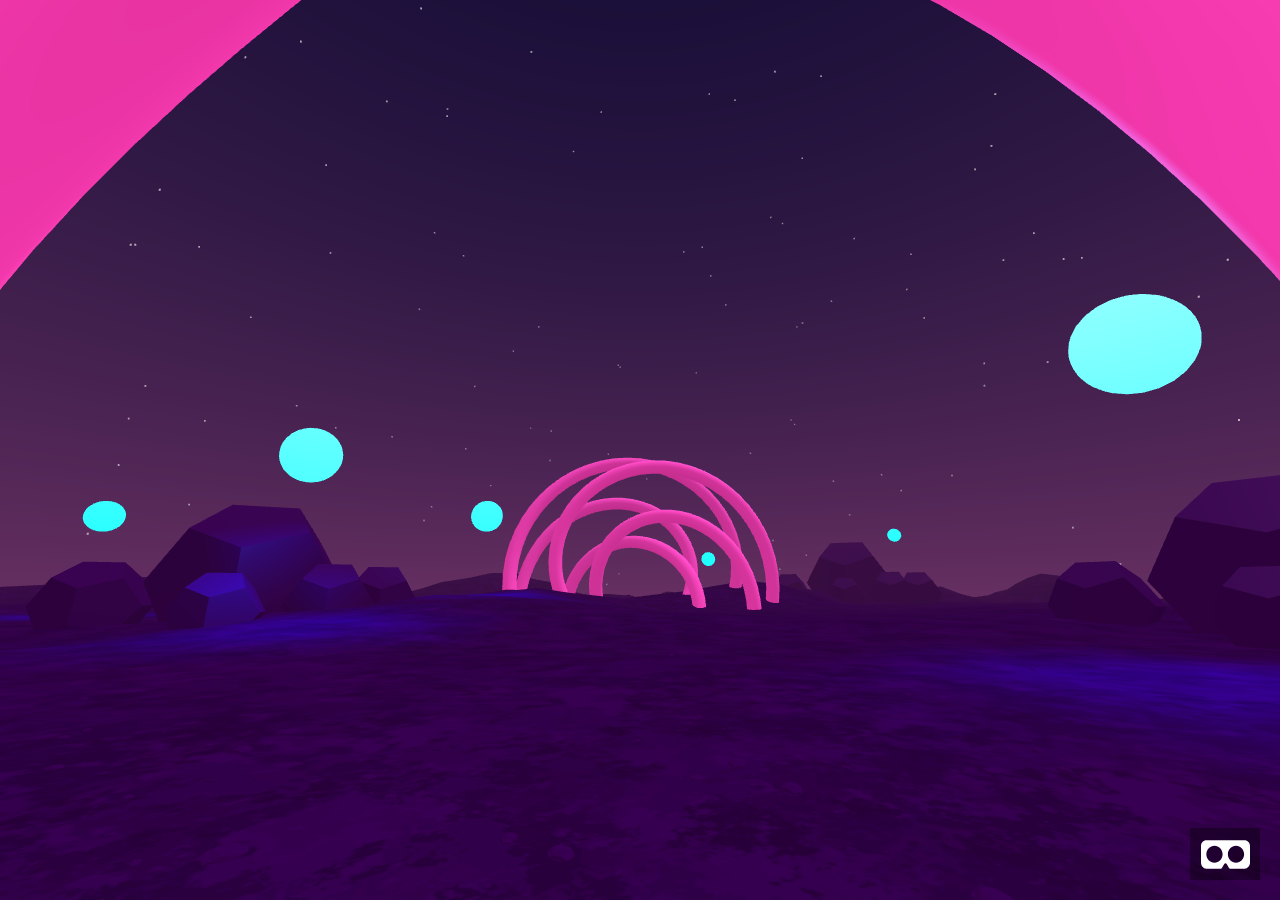
<file: 3d/gradient-world.html>
<!DOCTYPE html>
<html>
  <head>
    <meta charset="utf-8">
    <title>Gradient World</title>
    <meta name="description" content="Gradient World">
    <meta name="robots" content="noindex">
    <script src="js/aframe.min.js"></script>
    <script src="js/aframe-environment-component.min.js"></script>
    <script src="js/aframe-animation-component.min.js"></script>
    <script src="js/star-system.js"></script>
  </head>
  <body>
    <a-scene>
      <a-entity environment ="preset: yavapai; skyColor: #0e0a32; horizonColor: #673062; ground: hills; groundColor: #120021; groundTexture: walkernoise; groundColor2: #0d0017; dressingColor: #120021; grid: none; fog: 0.6;">
      </a-entity>
      <a-entity star-system ="count: 1000; radius: 100; depth: 0; starSize: 0.3" material="fog: false"></a-entity>
      <a-entity id="lightSphere" geometry="primitive: sphere; radius: 1" material="shader: gradientshader; bottomColor: #00ffff;" light="type: point; color: #00ffe7; angle: 10; decay: 1.0; distance: 9; intensity: 10;" position="10 6 -10" rotation="-90 0 0" animation="dur: 1200; easing: easeInOutQuad; property: position; to: 10 7 -10; dir: alternate; loop: true"></a-entity>
      <a-entity id="lightSphere" geometry="primitive: sphere; radius: 1" material="shader: gradientshader; bottomColor: #00ffff;" light="type: point; color: #00ffe7; angle: 10; decay: 1.0; distance: 9; intensity: 10;" position="10 6 -80" rotation="-90 0 0" animation="dur: 1200; easing: easeInOutQuad; property: position; to: 10 7 -80; dir: alternate; loop: true"></a-entity>
      <a-entity id="lightSphere" geometry="primitive: sphere; radius: 1" material="shader: gradientshader; bottomColor: #00ffff;" light="type: point; color: #00ffe7; angle: 10; decay: 1.0; distance: 9; intensity: 10;" position="-10 6 -35" rotation="-90 0 0" animation="dur: 1200; easing: easeInOutQuad; property: position; to: -10 7 -35; dir: alternate; loop: true"></a-entity>
      <a-entity id="lightSphere" geometry="primitive: sphere; radius: 1" material="shader: gradientshader; bottomColor: #00ffff;" light="type: point; color: #00ffe7; angle: 10; decay: 1.0; distance: 9; intensity: 10;" position="-12 6 -19" rotation="-90 0 0" animation="dur: 1200; easing: easeInOutQuad; property: position; to: -12 7 -19; dir: alternate; loop: true"></a-entity>
      <a-entity id="lightSphere" geometry="primitive: sphere; radius: 1" material="shader: gradientshader; bottomColor: #00ffff;" light="type: point; color: #00ffe7; angle: 10; decay: 1.0; distance: 9; intensity: 10;" position="-35 6 -35" rotation="-90 0 0" animation="dur: 1200; easing: easeInOutQuad; property: position; to: -35 7 -35; dir: alternate; loop: true"></a-entity>
      <a-entity id="lightSphere" geometry="primitive: sphere; radius: 1" material="shader: gradientshader; bottomColor: #00ffff;" light="type: point; color: #00ffe7; angle: 10; decay: 1.0; distance: 9; intensity: 10;" position="40 10 -85" rotation="-90 0 0" animation="dur: 1200; easing: easeInOutQuad; property: position; to: 40 11 -85; dir: alternate; loop: true"></a-entity>
      <a-entity id="lightSphere" geometry="primitive: sphere; radius: 1" material="shader: gradientshader; bottomColor: #00ffff;" light="type: point; color: #00ffe7; angle: 10; decay: 1.0; distance: 9; intensity: 10;" position="-10 6 10" rotation="-90 0 0" animation="dur: 1200; easing: easeInOutQuad; property: position; to: -10 7 10; dir: alternate; loop: true"></a-entity>
      <a-entity id="lightSphere" geometry="primitive: sphere; radius: 1" material="shader: gradientshader; bottomColor: #00ffff;" light="type: point; color: #00ffe7; angle: 10; decay: 1.0; distance: 9; intensity: 10;" position="23 10 60" rotation="-90 0 0" animation="dur: 1200; easing: easeInOutQuad; property: position; to: 23 11 60; dir: alternate; loop: true"></a-entity>
      <a-entity id="lightSphere" geometry="primitive: sphere; radius: 1" material="shader: gradientshader; bottomColor: #00ffff;" light="type: point; color: #00ffe7; angle: 10; decay: 1.0; distance: 9; intensity: 10;" position="20 6 20" rotation="-90 0 0" animation="dur: 1200; easing: easeInOutQuad; property: position; to: 20 7 20; dir: alternate; loop: true"></a-entity>
      <a-entity id="lightSphere" geometry="primitive: sphere; radius: 1" material="shader: gradientshader; bottomColor: #00ffff;" light="type: point; color: #00ffe7; angle: 10; decay: 1.0; distance: 9; intensity: 10;" position="40 13 75" rotation="-90 0 0" animation="dur: 1200; easing: easeInOutQuad; property: position; to: 40 14 75; dir: alternate; loop: true"></a-entity>
      <a-entity id="lightSphere" geometry="primitive: sphere; radius: 1" material="shader: gradientshader; bottomColor: #00ffff;" light="type: point; color: #00ffe7; angle: 10; decay: 1.0; distance: 9; intensity: 10;" position="-70 10 68" rotation="-90 0 0" animation="dur: 1200; easing: easeInOutQuad; property: position; to: -70 11 68; dir: alternate; loop: true"></a-entity>
      <a-entity id="lightSphere" geometry="primitive: sphere; radius: 1" material="shader: gradientshader; bottomColor: #00ffff;" light="type: point; color: #00ffe7; angle: 10; decay: 1.0; distance: 9; intensity: 10;" position="-20 10 50" rotation="-90 0 0" animation="dur: 1200; easing: easeInOutQuad; property: position; to: -20 11 50; dir: alternate; loop: true"></a-entity>
      <a-torus-knot color="#673062" light="type: ambient; intensity: 0.1;" arc="180" p="5" q="3" radius="8" radius-tubular="0.3" segments-tubular="300" position="0 2 -50" roughness="1.0" ></a-torus-knot>
      <a-torus-knot color="#673062" light="type: ambient; intensity: 0.1;" arc="180" p="5" q="3" radius="8" radius-tubular="0.3" segments-tubular="300" position="0 2 0" roughness="1.0"></a-torus-knot>
      <a-torus-knot color="#673062" light="type: ambient; intensity: 0.1;" arc="180" p="5" q="3" radius="8" radius-tubular="0.3" segments-tubular="300" position="0 2 50" roughness="1.0"></a-torus-knot>
      <a-entity position="20 0 0" rotation="0 -10 0" scale="2 2 2">
        <a-dodecahedron color="#120021" radius="2" rotation="0 -45 0" position="0 1 -10" light="type: ambient; intensity: 0.3; color: #e85c9b"></a-dodecahedron>
        <a-dodecahedron color="#120021" radius="1" rotation="0 -45 0" position="0.5 0.5 -8"></a-dodecahedron>
        <a-dodecahedron color="#120021" radius="1" rotation="0 -45 0" position="2 0.5 -8"></a-dodecahedron>
        <a-dodecahedron color="#120021" radius="1" rotation="0 -45 0" position="-2 0.5 -12"></a-dodecahedron>
        <a-dodecahedron color="#120021" radius="0.8" rotation="0 -45 0" position="-2 0.4 -8"></a-dodecahedron>
      </a-entity>
      <a-entity position="0 0 -20" rotation="0 70 0" scale="2 2 2">
        <a-dodecahedron color="#120021" radius="2" rotation="0 -45 0" position="0 1 -10" light="type: ambient; intensity: 0.3; color: #e85c9b"></a-dodecahedron>
        <a-dodecahedron color="#120021" radius="1" rotation="0 -45 0" position="0.5 0.5 -8"></a-dodecahedron>
        <a-dodecahedron color="#120021" radius="1" rotation="0 -45 0" position="2 0.5 -8"></a-dodecahedron>
        <a-dodecahedron color="#120021" radius="1" rotation="0 -45 0" position="-2 0.5 -12"></a-dodecahedron>
        <a-dodecahedron color="#120021" radius="0.8" rotation="0 -45 0" position="-2 0.4 -8"></a-dodecahedron>
      </a-entity>
      <a-entity position="60 0 60" rotation="0 90 0" scale="3 3 3">
        <a-dodecahedron color="#120021" radius="2" rotation="0 -45 0" position="0 1 -10" light="type: ambient; intensity: 0.3; color: #e85c9b"></a-dodecahedron>
        <a-dodecahedron color="#120021" radius="1" rotation="0 -45 0" position="0.5 0.5 -8"></a-dodecahedron>
        <a-dodecahedron color="#120021" radius="1" rotation="0 -45 0" position="2 0.5 -8"></a-dodecahedron>
        <a-dodecahedron color="#120021" radius="1" rotation="0 -45 0" position="-2 0.5 -12"></a-dodecahedron>
        <a-dodecahedron color="#120021" radius="0.8" rotation="0 -45 0" position="-2 0.4 -8"></a-dodecahedron>
      </a-entity>
      <a-entity position="40 0 65" scale="2 2 2">
        <a-dodecahedron color="#120021" radius="2" rotation="0 -45 0" position="0 1 -10" light="type: ambient; intensity: 0.3; color: #e85c9b"></a-dodecahedron>
        <a-dodecahedron color="#120021" radius="1" rotation="0 -45 0" position="0.5 0.5 -8"></a-dodecahedron>
        <a-dodecahedron color="#120021" radius="1" rotation="0 -45 0" position="2 0.5 -8"></a-dodecahedron>
        <a-dodecahedron color="#120021" radius="1" rotation="0 -45 0" position="-2 0.5 -12"></a-dodecahedron>
        <a-dodecahedron color="#120021" radius="0.8" rotation="0 -45 0" position="-2 0.4 -8"></a-dodecahedron>
      </a-entity>
      <a-entity position="40 0 -50" rotation="0 20 0" scale="3 3 3">
        <a-dodecahedron color="#120021" radius="2" rotation="0 -45 0" position="0 1 -10" light="type: ambient; intensity: 0.3; color: #e85c9b"></a-dodecahedron>
        <a-dodecahedron color="#120021" radius="1" rotation="0 -45 0" position="0.5 0.5 -8"></a-dodecahedron>
        <a-dodecahedron color="#120021" radius="1" rotation="0 -45 0" position="2 0.5 -8"></a-dodecahedron>
        <a-dodecahedron color="#120021" radius="1" rotation="0 -45 0" position="-2 0.5 -12"></a-dodecahedron>
        <a-dodecahedron color="#120021" radius="0.8" rotation="0 -45 0" position="-2 0.4 -8"></a-dodecahedron>
      </a-entity>
      <a-entity position="-50 0 30" scale="2 2 2">
        <a-dodecahedron color="#120021" radius="2" rotation="0 -45 0" position="0 1 -10" light="type: ambient; intensity: 0.3; color: #e85c9b"></a-dodecahedron>
        <a-dodecahedron color="#120021" radius="1" rotation="0 -45 0" position="0.5 0.5 -8"></a-dodecahedron>
        <a-dodecahedron color="#120021" radius="1" rotation="0 -45 0" position="2 0.5 -8"></a-dodecahedron>
        <a-dodecahedron color="#120021" radius="1" rotation="0 -45 0" position="-2 0.5 -12"></a-dodecahedron>
        <a-dodecahedron color="#120021" radius="0.8" rotation="0 -45 0" position="-2 0.4 -8"></a-dodecahedron>
      </a-entity>
      <a-entity position="-20 0 75" scale="1.5 1.5 1.5">
        <a-dodecahedron color="#120021" radius="2" rotation="0 -45 0" position="0 1 -10" light="type: ambient; intensity: 0.3; color: #e85c9b"></a-dodecahedron>
        <a-dodecahedron color="#120021" radius="1" rotation="0 -45 0" position="0.5 0.5 -8"></a-dodecahedron>
        <a-dodecahedron color="#120021" radius="1" rotation="0 -45 0" position="2 0.5 -8"></a-dodecahedron>
        <a-dodecahedron color="#120021" radius="1" rotation="0 -45 0" position="-2 0.5 -12"></a-dodecahedron>
        <a-dodecahedron color="#120021" radius="0.8" rotation="0 -45 0" position="-2 0.4 -8"></a-dodecahedron>
      </a-entity>
      <a-entity position="0 1.5 0" rotation="15 0 0">
        <a-camera></a-camera>
      </a-entity>
    </a-scene>
  </body>
</html>
</file>
<file: css/index.css>
html, body {height:100%;}
.special {height:100%;}
.bckg-img {
  border: 10px solid #fff;
  padding: 0px;
}
.gradient {
  display: block;
  height: 100%;
  background: rgba(169, 85, 160, 0.9);
  background: -webkit-linear-gradient(rgba(169, 85, 160, 0.9), rgba(51, 52, 143, 0.9));
  background: -o-linear-gradient(rgba(169, 85, 160, 0.9), rgba(51, 52, 143, 0.9));
  background: -moz-linear-gradient(rgba(169, 85, 160, 0.9), rgba(51, 52, 143, 0.9));
  background: linear-gradient(rgba(169, 85, 160, 0.9), rgba(51, 52, 143, 0.9));
  -webkit-transition: opacity 0.3s; /* Safari */
  transition: opacity 0.3s;
  width: 100%;
  opacity: 0
}

.gradient:hover {
  opacity: 1;
}

.gradient-button {
  display: block;
  position: absolute;
  top: 50%;
  left: 50%;
  margin-top: -21px;
  margin-left: -100px;
  width: 200px;
  padding: 10px;
  color: #fff;
  border: 1px solid #fff;
  text-transform: uppercase;
  font-family: 'Roboto', sans-serif;
  font-weight: 400;
  font-size: 14px;
  letter-spacing: 2px;
  text-align: center;
}

.thumbnail-button {
  margin-top: -50px;
}

.logomark {
  display: block;
  background-color: #fff!important;
  width: 100%;
  padding: 30px;
  text-transform: uppercase;
  font-family: 'Roboto Slab', serif;
  font-size: 18px!important;
  letter-spacing: 2px;
  color: #eb2c25!important;
}
a.logomark:hover {
  text-decoration: none;
}
.navbar {
  display: block;
  background-color: #fff!important;
  width: 100%;
  padding: 30px;
}
.navbar.footer {
  padding: 10px 30px;
  opacity: 0.5;
}

.copyright {
  font-family: 'Roboto', serif;
  font-size: 10px;
  font-weight: 300;
  color: #666666;
  margin: 0px;
  line-height: normal;
}

.navbar a:hover {
    text-decoration: none;
}
.navbar a.navbar-brand {
  text-transform: uppercase;
  font-family: 'Roboto Slab', serif;
  font-size: 18px!important;
  letter-spacing: 2px;
  color: #eb2c25!important;
  padding: 0px 0px 0px 15px;
}

.navbar a.navbar-link {
  display: inline-block;
  float: right;
  height: 18px;
  background: url(images/icon_left_arrow.svg);
  background-repeat: no-repeat;
  background-position: center left;
  padding: 0px 15px 0px 32px;
  color: #666666;
  text-transform: uppercase;
  font-family: 'Roboto', sans-serif;
  font-weight: 400;
  font-size: 14px;
  letter-spacing: 1px;
  margin-top: 4px;
}

.navbar a.navbar-link:hover {
  background: url(images/icon_left_arrow_hover.svg);
  background-repeat: no-repeat;
  background-position: center left;
  text-decoration: none;
  color: #333333;
}

h1 {
  font-family: 'Roboto', sans-serif;
  font-size: 36px;
  font-weight: 400;
  color: #333;
}
h4 {
  font-family: 'Roboto', sans-serif;
  font-size: 18px;
  font-weight: 300;
  color: #666666;
  margin: 10px 0;
  line-height: 1.5;
}
h4.card-title {
  margin: 0px;
}
p {
  font-family: 'Roboto', sans-serif;
  font-size: 16px;
  color: #333;
  font-weight: 300;
  line-height: 26px;
}

p.lead {
  margin-top: 2rem;
}

p a {
  color: #333;
  border-bottom: 1px solid #666;
}

p a:hover {
  text-decoration: none;
  color: #333;
}

p.small a {
  color: #666666;
  border-bottom: 1px solid #999;
}

p.small a:hover {
  color: #666666;
}

.about-section h1 {
  font-family: 'Playfair Display', serif;
  font-weight:bold;
  font-size: 72px;
  line-height: 75px;
  color: #333;
}
.about-section h6 {
  font-family: 'Roboto', sans-serif;
  font-size: 18px;
  font-weight: 300;
  color: #333;
  margin: 22px 0px 48px;
}
.about-section p {
  font-family: 'Roboto', sans-serif;
  font-size: 16px;
  color: #333;
  font-weight: 300;
  line-height: 23px;
}

.about-section p span.text-uppercase {
  font-size: 14px;
  letter-spacing: .5px;
  font-weight: 400;
}

.about-section p .inline-link {
  color: #333;
  border-bottom: 1px solid #666;
}

.about-section p .inline-link:hover {
  text-decoration: none;
}

a.twitter-icon, a.linkedin-icon {
  text-decoration: none;
  border-bottom: 0px;
}
.twitter-icon {
  display: inline-block;
  height: 16px;
  width: 20px;
  background: url(images/icon_twitter.svg);
  margin-right: 15px;
}
.twitter-icon:hover {
  background: url(images/icon_twitter_hover.svg);
}
.linkedin-icon {
  display: inline-block;
  height: 16px;
  width: 20px;
  background: url(images/icon_linkedin.svg);
  margin-right: 15px;
}
.linkedin-icon:hover {
  background: url(images/icon_linkedin_hover.svg);
}
.view-work {
  background-color: transparent;
  display: block;
  position: absolute;
  bottom: 0px;
  right: 0px;
  width: 180px;
  padding: 0px 50px 45px 0px;
  text-transform: uppercase;
  font-family: 'Roboto', sans-serif;
  font-weight: 400;
  font-size: 14px;
  letter-spacing: 1px;
  text-align: right;
}
.view-work-footer {
  display: inline-block;
  width: auto;
  padding: 30px 50px 30px 0px;
  text-transform: uppercase;
  font-family: 'Roboto', sans-serif;
  font-weight: 400;
  font-size: 14px;
  letter-spacing: 1px;
  text-align: left;
}
.right-arrow {
  display: inline-block;
  background: url(images/icon_right_arrow.svg);
  background-repeat: no-repeat;
  background-position: center right;
  padding-right:30px;
  height: 18px;
  color: #666;
}
.right-arrow:hover {
  background: url(images/icon_right_arrow_hover.svg);
  background-repeat: no-repeat;
  background-position: center right;
  text-decoration: none;
  color: #333;
}
.card {
  border: 0px;
}

.card-img-top {
  background-color: #fff;
  border-radius: 0px;
}

.project-thumbnail {
  display: block;
  width: 100%;
  background-size: cover;
  background-repeat: no-repeat;
  background-position: center center;
}
@media (max-width: 575px) {
  .card-img-top, .project-thumbnail {
    height: 220px;
  }
 }

@media (min-width: 576px) {
  .card-img-top, .project-thumbnail {
    height: 220px;
  }
}
@media (min-width: 1200px) {
  .card-img-top, .project-thumbnail {
    height: 240px;
  }
}
@media (min-width: 1600px) {
  .card-img-top, .project-thumbnail {
    height: 300px;
  }
}
@media (min-width: 1800px) {
  .card-img-top, .project-thumbnail {
    height: 360px;
  }
}
@media (min-width: 2000px) {
  .card-img-top, .project-thumbnail {
    height: 420px;
  }
}

.card-body {
  padding: 15px 0px 30px;
}

.card-title {
  font-family: 'Roboto', sans-serif;
  font-size: 16px;
  font-weight: 300;
  color: #333333;
}

.footer-spacer {
  display: block;
  width: 100%;
  height:35px;
}

.img-fluid {
  margin: 30px 0px;
}

.caption {
  font-weight: 300;
  margin-top:-20px;
  text-align: center;
  color: #666666;
}

.col-md-9 img, .col-md-7 img {
  display: inline-block;
  width: 100%;
}
</file>
